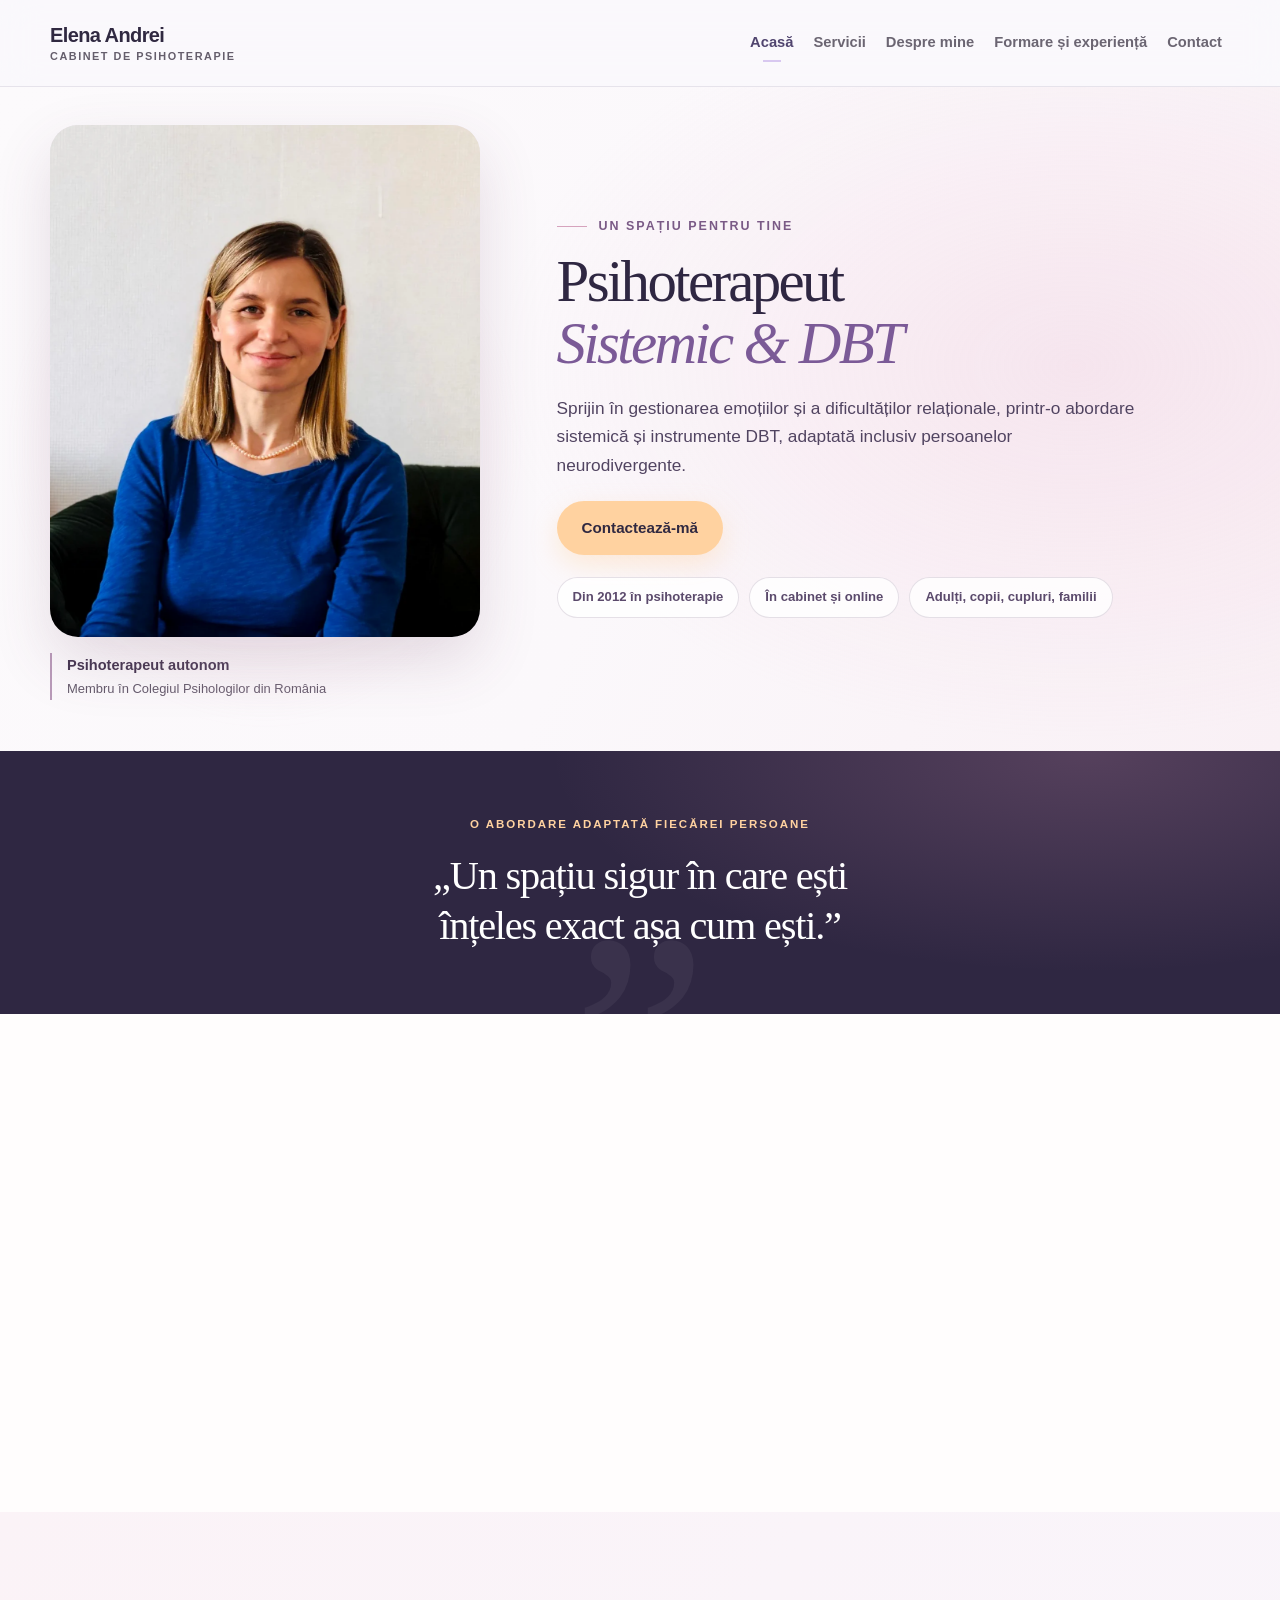
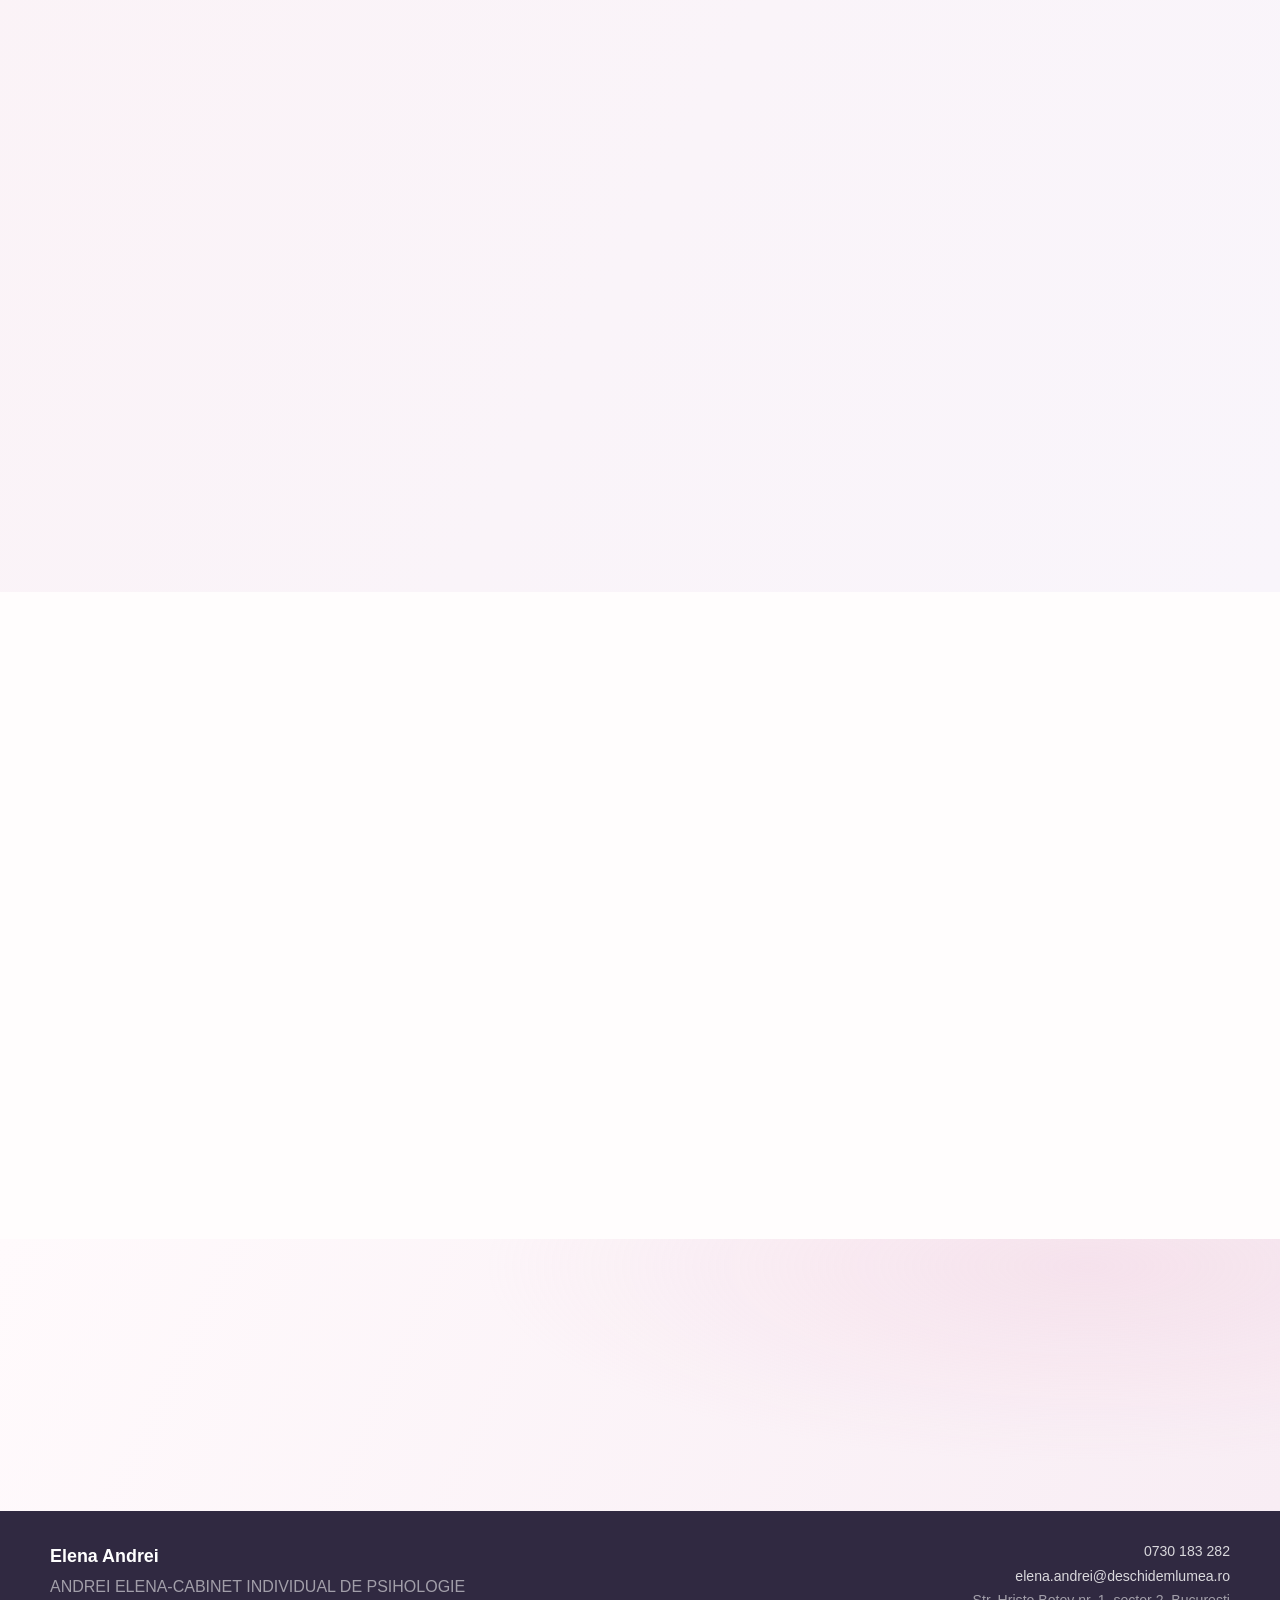
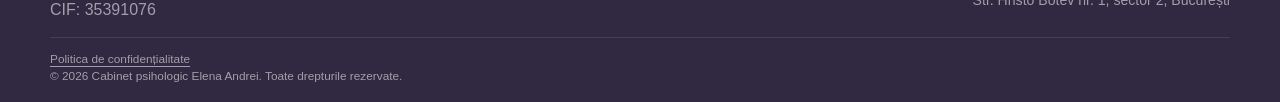
<file: index.html>
<!doctype html>
<html lang="ro">
  <head>
    <link rel="icon" href="favicon.svg" type="image/svg+xml" />
    <meta property="og:type" content="website" />
    <meta property="og:locale" content="ro_RO" />
    <meta charset="UTF-8" />
    <meta http-equiv="Content-Security-Policy" content="default-src 'self'; base-uri 'self'; object-src 'none'; script-src 'self'; script-src-attr 'none'; style-src 'self'; img-src 'self' data:; font-src 'self'; connect-src 'self'; form-action 'none'; upgrade-insecure-requests" />
    <meta name="viewport" content="width=device-width, initial-scale=1.0" />
<meta name="referrer" content="strict-origin-when-cross-origin" />

    <meta
      name="description"
      content="Cabinet psihologic Elena Andrei în București, Strada Hristo Botev nr. 1. Psihoterapie individuală, de cuplu, familială și pentru copii, în cabinet și online."
    />

    <title>Elena Andrei | Cabinet psihologic București</title>
    <meta property="og:title" content="Elena Andrei | Cabinet psihologic București" />

    <link rel="stylesheet" href="style.css" />
        <script type="application/ld+json">
{
  "@context": "https://schema.org",
  "@type": "ProfessionalService",
  "name": "Cabinet psihologic Elena Andrei",
  "description": "Cabinet psihologic în București, cu servicii de psihoterapie.",
  "address": {
    "@type": "PostalAddress",
    "streetAddress": "Strada Hristo Botev nr. 1",
    "addressLocality": "București",
    "addressCountry": "RO"
  },
  "hasMap": "https://www.google.com/maps/search/?api=1&query=Hristo+Botev+1+Bucuresti",
  "telephone": "+40 730 183 282",
  "email": "elena.andrei@deschidemlumea.ro",
  "areaServed": {
    "@type": "City",
    "name": "București"
  },
  "inLanguage": "ro-RO"
}
    </script>
  </head>

  <body class="home-v10">
<a class="skip-link" href="#main">Sari la conținut</a>
    <header class="site-header">
      <div class="container header-inner">
        <a
          href="index.html"
          class="brand"
          aria-label="Cabinet psihologic Elena Andrei - Acasă"
        >
          <span class="brand-name">Elena Andrei</span>
          <span class="brand-subtitle">Cabinet de psihoterapie</span>
        </a>

        <nav
          class="site-navigation"
          id="site-navigation"
          aria-label="Navigație principală"
        >
          <a href="index.html" class="active">Acasă</a>
          <a href="servicii.html">Servicii</a>
          <a href="despre_noi.html">Despre mine</a>
<a href="formare.html">Formare și experiență</a>
          <!-- PAGINI ASCUNSE TEMPORAR. Pentru reactivare, elimină comentariul HTML de mai jos și redirecționările din paginile respective.
          <a href="articole.html">Articole</a>
          <a href="workshopuri.html">Workshopuri</a>
          -->
          <a href="contact.html">Contact</a>
        </nav>
        <button
          type="button"
          class="menu-toggle"
          aria-label="Deschide meniul"
          aria-expanded="false"
          aria-controls="site-navigation"
        >
          <span></span>
          <span></span>
          <span></span>
        </button>
      </div>
    </header>

    <main id="main">
      <section class="v10-hero">
        <div class="container v10-hero-grid">
          <div class="v10-hero-photo">
            <span class="v10-blob" aria-hidden="true"></span>
            <picture><img src="Elena_portret_nou_decupat.webp" alt="Elena Andrei, psihoterapeut sistemic și DBT" width="1200" height="1300" fetchpriority="high" decoding="async"></picture>
            <div class="v10-photo-caption">
              <strong>Psihoterapeut autonom</strong>
              <span>Membru în Colegiul Psihologilor din România</span>
            </div>
          </div>
          <div class="v10-hero-copy">
            <span class="v10-kicker">Un spațiu pentru tine</span>
            <h1>Psihoterapeut <em>Sistemic &amp; DBT</em></h1>
            <p class="v10-lead">Sprijin în gestionarea emoțiilor și a dificultăților relaționale, printr-o abordare sistemică și instrumente DBT, adaptată inclusiv persoanelor neurodivergente.</p>
            <div class="v10-actions">
              <a href="contact.html" class="btn btn-primary">Contactează-mă</a>
            </div>
            <ul class="v10-badges" aria-label="Pe scurt">
              <li>Din 2012 în psihoterapie</li>
              <li>În cabinet și online</li>
              <li>Adulți, copii, cupluri, familii</li>
            </ul>
          </div>
        </div>
      </section>

      <section class="v10-quote" aria-label="Mesajul cabinetului">
        <div class="container v10-quote-inner">
          <span class="v10-quote-label">O abordare adaptată fiecărei persoane</span>
          <p>„Un spațiu sigur în care ești înțeles exact așa cum ești.”</p>
        </div>
      </section>

      <section class="v10-section" aria-labelledby="v10-approach-title">
        <div class="container">
          <div class="v10-head v10-reveal">
            <span class="v10-kicker">Cum lucrez</span>
            <h2 id="v10-approach-title">Trei principii care ghidează fiecare ședință</h2>
          </div>
          <div class="v10-cards v10-reveal">
            <article class="v10-card">
              <span class="v10-icon" aria-hidden="true"><svg viewBox="0 0 24 24" fill="none" stroke="currentColor" stroke-width="1.6" stroke-linecap="round" stroke-linejoin="round"><circle cx="12" cy="8" r="3.2"/><path d="M5.5 20c.6-3.6 3.3-5.5 6.5-5.5s5.9 1.9 6.5 5.5"/><path d="M3 11.5a9 9 0 0 1 2-5M21 11.5a9 9 0 0 0-2-5"/></svg></span>
              <span class="v10-no" aria-hidden="true">01</span>
              <h3>Înțelegere</h3>
              <p>Persoana și relațiile sale, privite în context.</p>
            </article>
            <article class="v10-card">
              <span class="v10-icon" aria-hidden="true"><svg viewBox="0 0 24 24" fill="none" stroke="currentColor" stroke-width="1.6" stroke-linecap="round" stroke-linejoin="round"><path d="M14.5 6.5l3 3"/><path d="M4 20l1-4L16.5 4.5a2.1 2.1 0 0 1 3 3L8 19l-4 1z"/></svg></span>
              <span class="v10-no" aria-hidden="true">02</span>
              <h3>Instrumente concrete</h3>
              <p>Sprijin prin instrumente DBT pentru reglare emoțională și comunicare.</p>
            </article>
            <article class="v10-card">
              <span class="v10-icon" aria-hidden="true"><svg viewBox="0 0 24 24" fill="none" stroke="currentColor" stroke-width="1.6" stroke-linecap="round" stroke-linejoin="round"><path d="M12 20s-7-4.4-7-10a4 4 0 0 1 7-2.6A4 4 0 0 1 19 10c0 5.6-7 10-7 10z"/></svg></span>
              <span class="v10-no" aria-hidden="true">03</span>
              <h3>Adaptare</h3>
              <p>Respect pentru nevoile persoanelor neurotipice și neurodivergente.</p>
            </article>
          </div>
        </div>
      </section>

      <section class="v10-section v10-section-tint" aria-labelledby="v10-services-title">
        <div class="container">
          <div class="v10-head v10-reveal">
            <span class="v10-kicker">Servicii</span>
            <h2 id="v10-services-title">Psihoterapie pentru persoane, cupluri și familii</h2>
            <p>Fiecare proces terapeutic este adaptat nevoilor persoanei, cuplului sau familiei și obiectivelor stabilite împreună.</p>
          </div>
          <div class="v10-cards v10-reveal">
            <a class="v10-service" href="servicii.html">
              <span class="v10-tag">Individual</span>
              <h3>Psihoterapie individuală</h3>
              <p>Pentru adulți și adolescenți. Un spațiu de explorare, claritate și echilibru.</p>
              <span class="v10-more">50 minute · Detalii <span aria-hidden="true">→</span></span>
            </a>
            <a class="v10-service" href="servicii.html">
              <span class="v10-tag">Cuplu și familie</span>
              <h3>Terapie de cuplu și familie</h3>
              <p>Relații în care conflictele pot fi traversate cu respect, curiozitate și înțelegere.</p>
              <span class="v10-more">75 minute · Detalii <span aria-hidden="true">→</span></span>
            </a>
            <a class="v10-service" href="servicii.html">
              <span class="v10-tag">Copii și părinți</span>
              <h3>Terapie pentru copii și consiliere parentală</h3>
              <p>Sprijin blând, adaptat vârstei, pentru copil și pentru liniștea familiei.</p>
              <span class="v10-more">50 minute · Detalii <span aria-hidden="true">→</span></span>
            </a>
          </div>
        </div>
      </section>

      <section class="v10-section" aria-labelledby="home-experience-title">
        <div class="container v10-about">
          <figure class="v10-about-photo v10-reveal">
            <picture><source srcset="Cabinet.webp" type="image/webp"><img src="Cabinet.jpeg" alt="Cabinetul de psihoterapie, cu canapea verde și plantă" width="1600" height="1200" loading="lazy"></picture>
            <figcaption>Cabinetul din București, Hristo Botev nr. 1</figcaption>
          </figure>
          <div class="v10-about-body v10-reveal">
            <span class="v10-kicker">Despre mine</span>
            <h2 id="home-experience-title">Experiență construită prin formare continuă</h2>
            <p>Sunt psihoterapeut autonom. Activitatea mea profesională în domeniul psihoterapiei a început în 2012, odată cu formarea în cadrul Centrului de Psihoterapie pentru Copii, Cupluri și Familie.</p>
            <p>Din 2015 lucrez în cadrul propriului cabinet, oferind psihoterapie copiilor, adolescenților, adulților, cuplurilor și familiilor, atât în cabinet, cât și online.</p>
            <p>De-a lungul anilor am continuat să mă formez în domenii relevante pentru practica mea, printre care psihoterapia de cuplu, trauma, psihosexologia, infidelitatea, evaluarea clinică și intervențiile adaptate pentru copii, adolescenți și familii.</p>
            <a href="despre_noi.html" class="text-link">Descoperă povestea mea <span aria-hidden="true">→</span></a>
          </div>
        </div>
      </section>

      <section class="v10-final" aria-labelledby="v10-final-title">
        <div class="container v10-final-inner v10-reveal">
          <h2 id="v10-final-title">Primul pas e o simplă conversație.</h2>
          <p>Scrie-mi sau sună-mă, iar împreună vedem cum te pot sprijini.</p>
          <div class="v10-actions v10-actions-center">
            <a href="contact.html" class="btn btn-primary">Contactează-mă</a>
            <a href="tel:+40730183282" class="v11-phone-link">0730 183 282</a>
          </div>
          
        </div>
      </section>
    </main>

    <footer class="site-footer">
      <div class="container footer-inner">
        <div>
          <a href="index.html" class="footer-brand"> Elena Andrei </a>

          <p>ANDREI ELENA-CABINET INDIVIDUAL DE PSIHOLOGIE<br />CIF: 35391076</p>
        </div>

        <div class="footer-contact">
          <a href="tel:+40730183282"> 0730 183 282 </a>

          <a href="mailto:elena.andrei@deschidemlumea.ro">
            elena.andrei@deschidemlumea.ro
          </a>

          <span> Str. Hristo Botev nr. 1, sector 2, București </span>
        </div>

        <div class="footer-bottom">
<p class="footer-legal"><a href="confidentialitate.html">Politica de confidențialitate</a></p>
          <p>
            &copy; 2026 Cabinet psihologic Elena Andrei. Toate drepturile
            rezervate.
          </p>
        </div>
      </div>
    </footer>
    <script src="script.js"></script>
  </body>
</html>
</file>
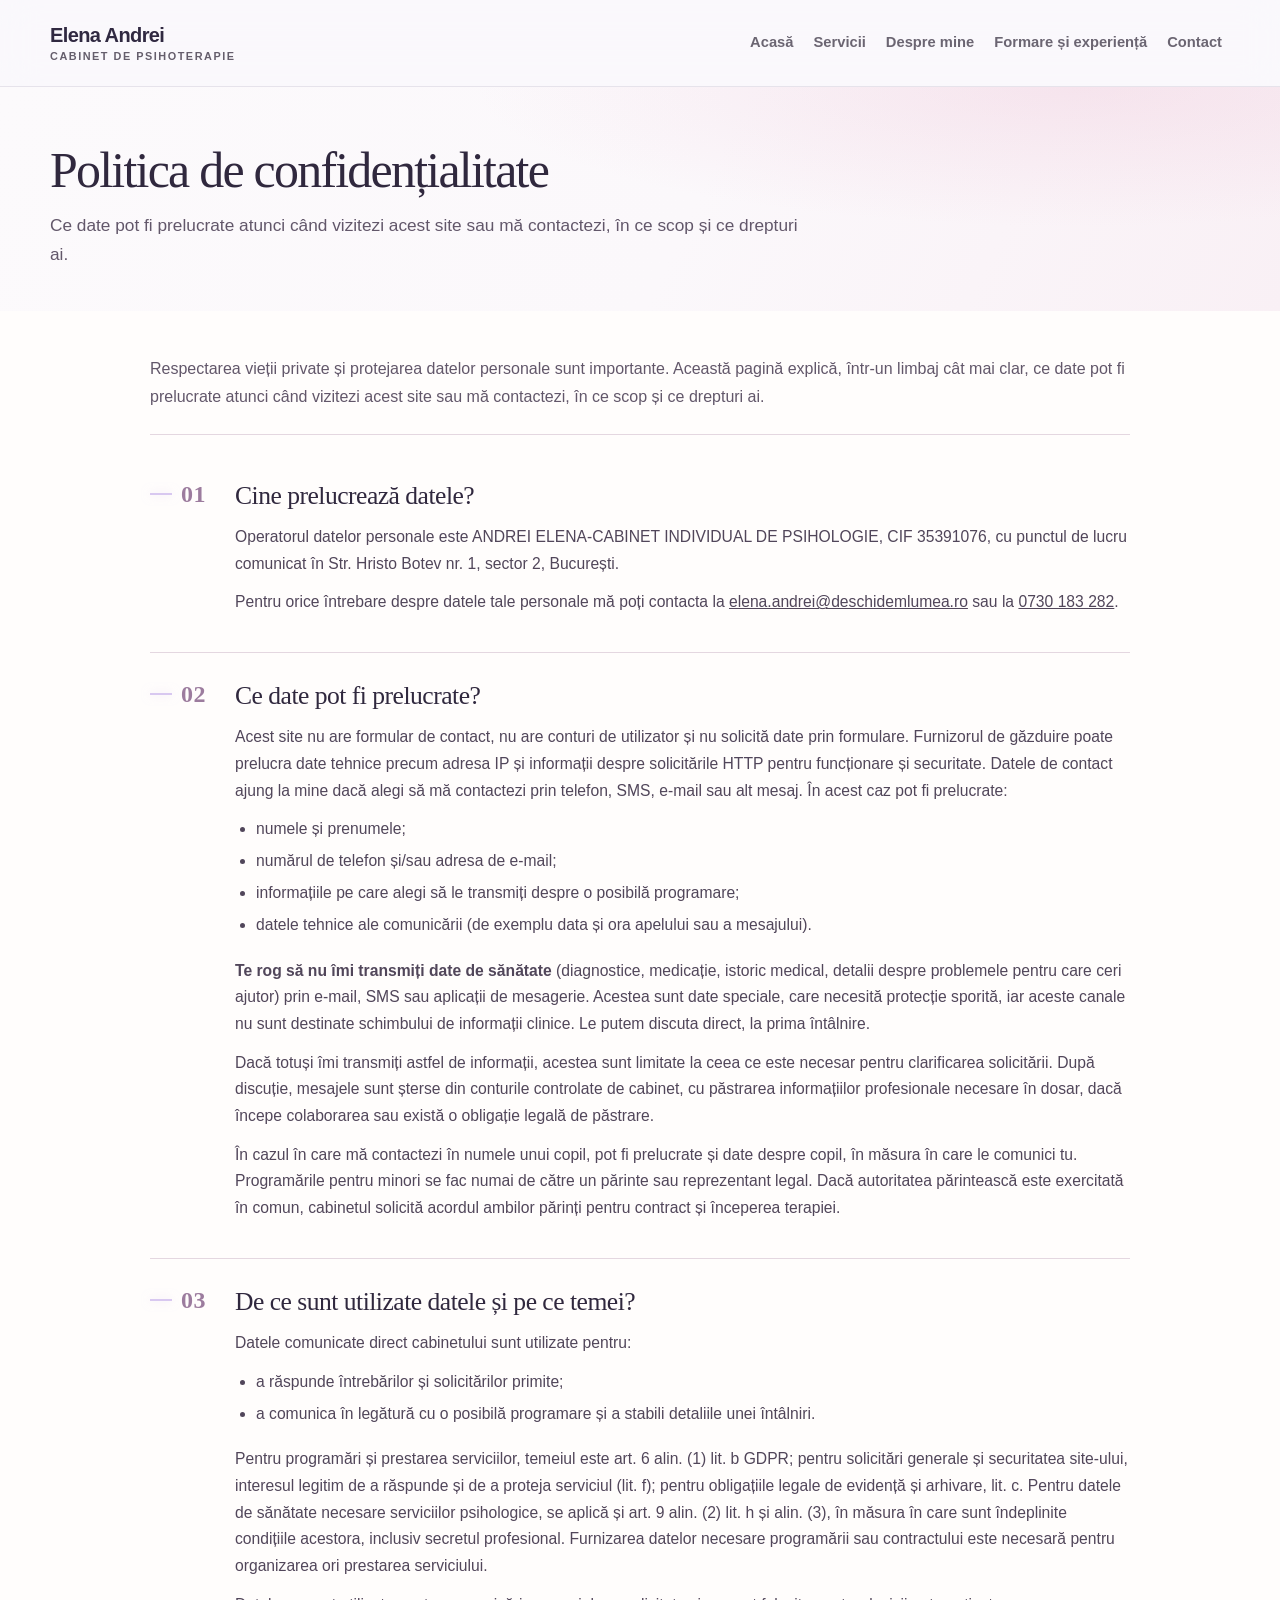
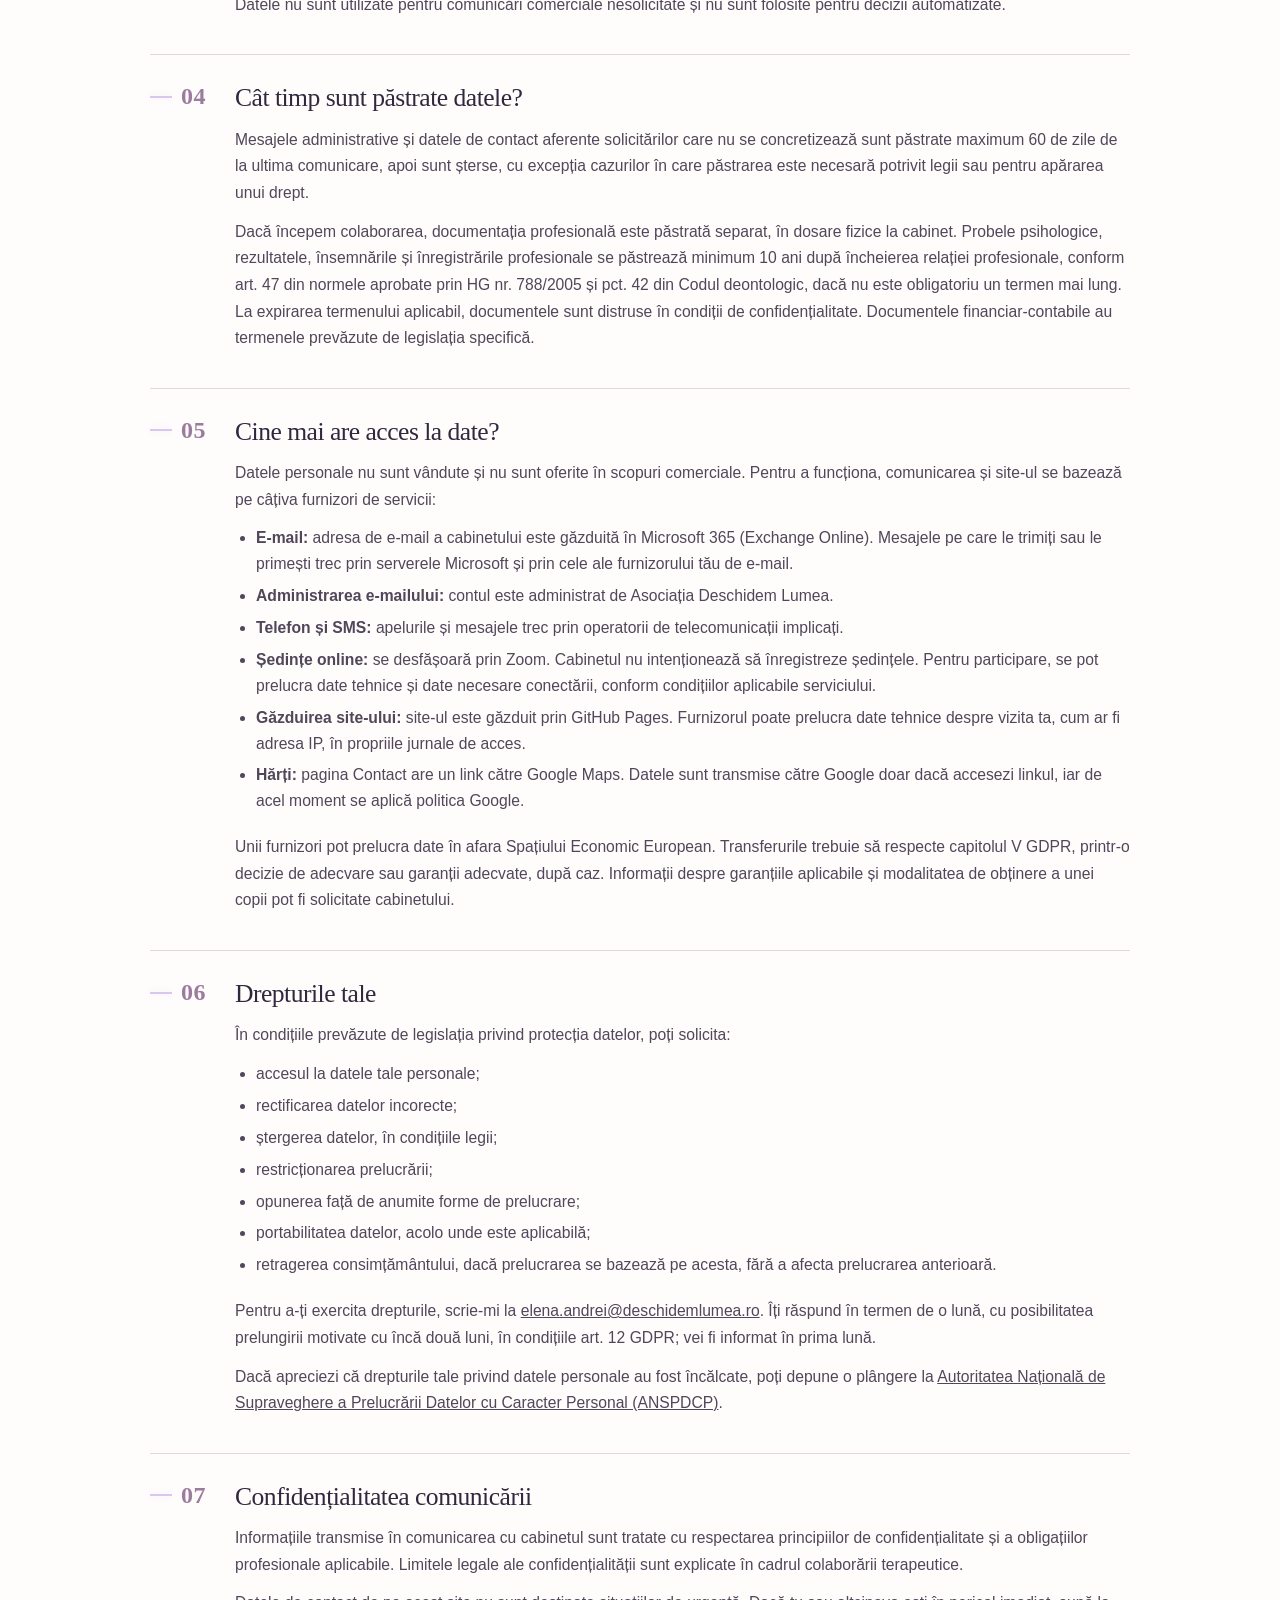
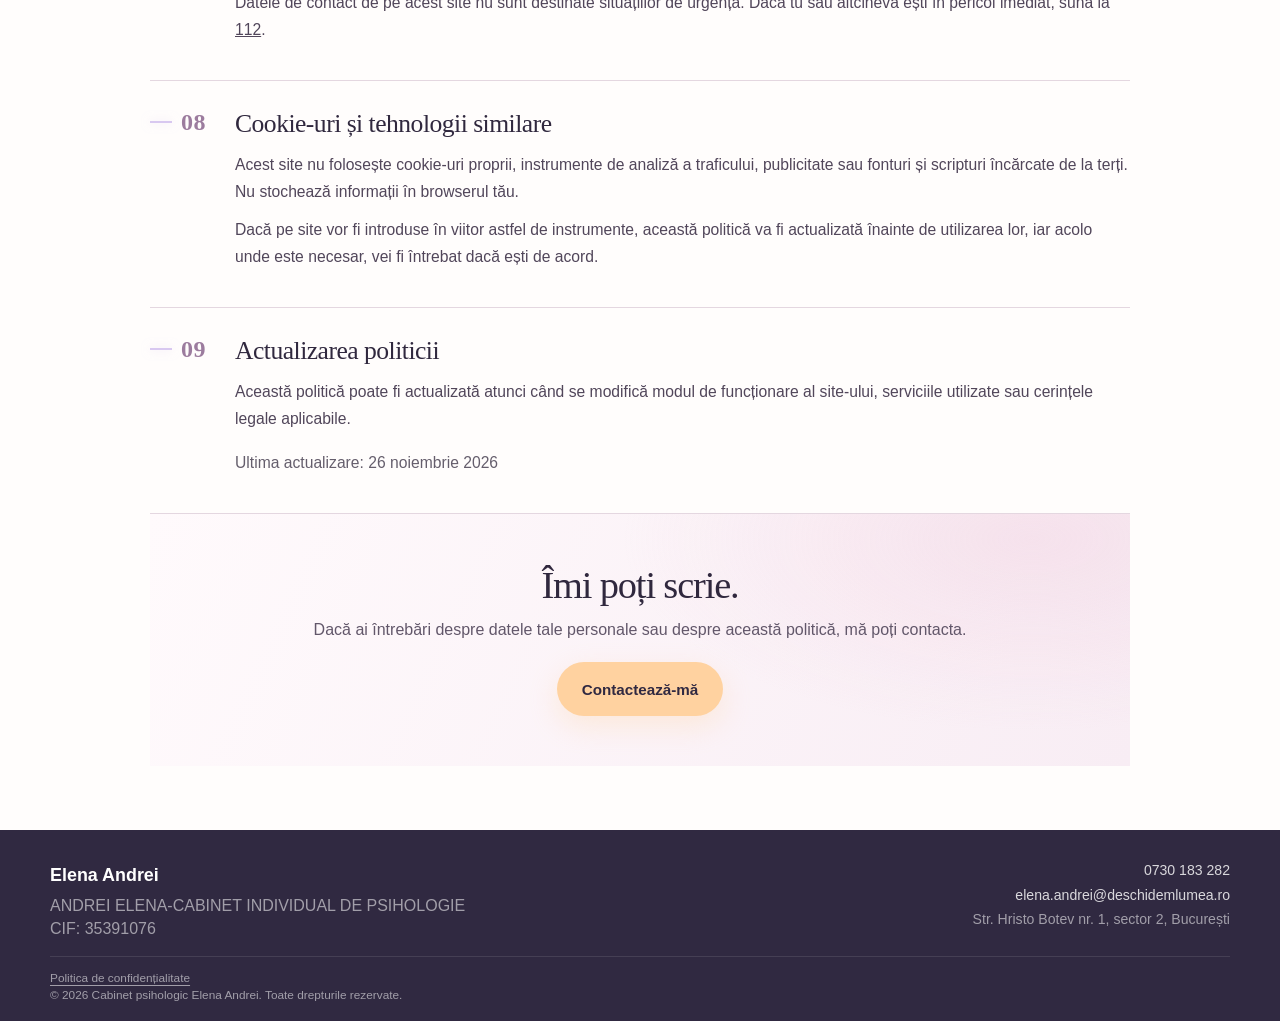
<file: confidentialitate.html>
<!DOCTYPE html>

<html lang="ro">
<head>
<link href="favicon.svg" rel="icon" type="image/svg+xml"/>
<meta content="website" property="og:type"/>
<meta content="ro_RO" property="og:locale"/>
<meta charset="utf-8"/>
<meta content="default-src 'self'; base-uri 'self'; object-src 'none'; script-src 'self'; script-src-attr 'none'; style-src 'self'; img-src 'self' data:; font-src 'self'; connect-src 'self'; form-action 'none'; upgrade-insecure-requests" http-equiv="Content-Security-Policy"/>
<meta content="width=device-width, initial-scale=1.0" name="viewport"/>
<meta name="referrer" content="strict-origin-when-cross-origin" />
<meta content="Politica de confidențialitate — Cabinet psihologic Elena Andrei." name="description"/>
<title>Politica de confidențialitate | Elena Andrei</title>
<meta content="Politica de confidențialitate | Elena Andrei" property="og:title"/>
<link href="style.css" rel="stylesheet"/>
</head>
<body class="privacy-editorial-page">
<a class="skip-link" href="#main">Sari la conținut</a>
<!-- HEADER -->
<header class="site-header">
<div class="container header-inner">
<a aria-label="Cabinet psihologic Elena Andrei - Acasă" class="brand" href="index.html">
<span class="brand-name">Elena Andrei</span>
<span class="brand-subtitle">Cabinet de psihoterapie</span>
</a>
<nav aria-label="Navigație principală" class="site-navigation" id="site-navigation">
<a href="index.html">Acasă</a>
<a href="servicii.html">Servicii</a>
<a href="despre_noi.html">Despre mine</a>
<a href="formare.html">Formare și experiență</a>
<!-- PAGINI ASCUNSE TEMPORAR. Pentru reactivare, elimină comentariul HTML de mai jos și redirecționările din paginile respective.
          <a href="articole.html">Articole</a>
          <a href="workshopuri.html">Workshopuri</a>
          -->
<a href="contact.html">Contact</a>
</nav>
<button aria-controls="site-navigation" aria-expanded="false" aria-label="Deschide meniul" class="menu-toggle" type="button">
<span></span>
<span></span>
<span></span>
</button>
</div>
</header>
<main id="main">
<!-- PAGE HERO -->
<section aria-labelledby="privacy-title" class="privacy-editorial-lead">
<div class="container page-hero-content">

<h1 id="privacy-title">Politica de confidențialitate</h1>
<p>
            Ce date pot fi prelucrate atunci când vizitezi acest site sau mă contactezi, în ce scop și ce drepturi ai.
          </p>
</div>
</section>
<!-- CONTENT -->
<section class="privacy-editorial-main">
<div class="container legal-content">
<div class="privacy-editorial-intro">
<p>Respectarea vieții private și protejarea datelor personale sunt importante. Această pagină explică, într-un limbaj cât mai clar, ce date pot fi prelucrate atunci când vizitezi acest site sau mă contactezi, în ce scop și ce drepturi ai.</p>
</div>
<section aria-labelledby="privacy-01" class="privacy-editorial-section">
<span class="eyebrow">01</span>
<h2 id="privacy-01">Cine prelucrează datele?</h2>
<p>Operatorul datelor personale este ANDREI ELENA-CABINET INDIVIDUAL DE PSIHOLOGIE, CIF 35391076, cu punctul de lucru comunicat în Str. Hristo Botev nr. 1, sector 2, București.</p>
<p>Pentru orice întrebare despre datele tale personale mă poți contacta la <a href="mailto:elena.andrei@deschidemlumea.ro">elena.andrei@deschidemlumea.ro</a> sau la <a href="tel:+40730183282">0730 183 282</a>.</p>
</section>
<section aria-labelledby="privacy-02" class="privacy-editorial-section">
<span class="eyebrow">02</span>
<h2 id="privacy-02">Ce date pot fi prelucrate?</h2>
<p>Acest site nu are formular de contact, nu are conturi de utilizator și nu solicită date prin formulare. Furnizorul de găzduire poate prelucra date tehnice precum adresa IP și informații despre solicitările HTTP pentru funcționare și securitate. Datele de contact ajung la mine dacă alegi să mă contactezi prin telefon, SMS, e-mail sau alt mesaj. În acest caz pot fi prelucrate:</p>
<ul>
<li>numele și prenumele;</li>
<li>numărul de telefon și/sau adresa de e-mail;</li>
<li>informațiile pe care alegi să le transmiți despre o posibilă programare;</li>
<li>datele tehnice ale comunicării (de exemplu data și ora apelului sau a mesajului).</li>
</ul>
<p><strong>Te rog să nu îmi transmiți date de sănătate</strong> (diagnostice, medicație, istoric medical, detalii despre problemele pentru care ceri ajutor) prin e-mail, SMS sau aplicații de mesagerie. Acestea sunt date speciale, care necesită protecție sporită, iar aceste canale nu sunt destinate schimbului de informații clinice. Le putem discuta direct, la prima întâlnire.</p>
<p>Dacă totuși îmi transmiți astfel de informații, acestea sunt limitate la ceea ce este necesar pentru clarificarea solicitării. După discuție, mesajele sunt șterse din conturile controlate de cabinet, cu păstrarea informațiilor profesionale necesare în dosar, dacă începe colaborarea sau există o obligație legală de păstrare.</p>
<p>În cazul în care mă contactezi în numele unui copil, pot fi prelucrate și date despre copil, în măsura în care le comunici tu. Programările pentru minori se fac numai de către un părinte sau reprezentant legal. Dacă autoritatea părintească este exercitată în comun, cabinetul solicită acordul ambilor părinți pentru contract și începerea terapiei.</p>
</section>
<section aria-labelledby="privacy-03" class="privacy-editorial-section">
<span class="eyebrow">03</span>
<h2 id="privacy-03">De ce sunt utilizate datele și pe ce temei?</h2>
<p>Datele comunicate direct cabinetului sunt utilizate pentru:</p>
<ul>
<li>a răspunde întrebărilor și solicitărilor primite;</li>
<li>a comunica în legătură cu o posibilă programare și a stabili detaliile unei întâlniri.</li>
</ul>
<p>Pentru programări și prestarea serviciilor, temeiul este art. 6 alin. (1) lit. b GDPR; pentru solicitări generale și securitatea site-ului, interesul legitim de a răspunde și de a proteja serviciul (lit. f); pentru obligațiile legale de evidență și arhivare, lit. c. Pentru datele de sănătate necesare serviciilor psihologice, se aplică și art. 9 alin. (2) lit. h și alin. (3), în măsura în care sunt îndeplinite condițiile acestora, inclusiv secretul profesional. Furnizarea datelor necesare programării sau contractului este necesară pentru organizarea ori prestarea serviciului.</p>
<p>Datele nu sunt utilizate pentru comunicări comerciale nesolicitate și nu sunt folosite pentru decizii automatizate.</p>
</section>
<section aria-labelledby="privacy-04" class="privacy-editorial-section">
<span class="eyebrow">04</span>
<h2 id="privacy-04">Cât timp sunt păstrate datele?</h2>
<p>Mesajele administrative și datele de contact aferente solicitărilor care nu se concretizează sunt păstrate maximum 60 de zile de la ultima comunicare, apoi sunt șterse, cu excepția cazurilor în care păstrarea este necesară potrivit legii sau pentru apărarea unui drept.</p>
<p>Dacă începem colaborarea, documentația profesională este păstrată separat, în dosare fizice la cabinet. Probele psihologice, rezultatele, însemnările și înregistrările profesionale se păstrează minimum 10 ani după încheierea relației profesionale, conform art. 47 din normele aprobate prin HG nr. 788/2005 și pct. 42 din Codul deontologic, dacă nu este obligatoriu un termen mai lung. La expirarea termenului aplicabil, documentele sunt distruse în condiții de confidențialitate. Documentele financiar-contabile au termenele prevăzute de legislația specifică.</p>
</section>
<section aria-labelledby="privacy-05" class="privacy-editorial-section">
<span class="eyebrow">05</span>
<h2 id="privacy-05">Cine mai are acces la date?</h2>
<p>Datele personale nu sunt vândute și nu sunt oferite în scopuri comerciale. Pentru a funcționa, comunicarea și site-ul se bazează pe câțiva furnizori de servicii:</p>
<ul>
<li><strong>E-mail:</strong> adresa de e-mail a cabinetului este găzduită în Microsoft 365 (Exchange Online). Mesajele pe care le trimiți sau le primești trec prin serverele Microsoft și prin cele ale furnizorului tău de e-mail.</li>
<li><strong>Administrarea e-mailului:</strong> contul este administrat de Asociația Deschidem Lumea.</li>
<li><strong>Telefon și SMS:</strong> apelurile și mesajele trec prin operatorii de telecomunicații implicați.</li>
<li><strong>Ședințe online:</strong> se desfășoară prin Zoom. Cabinetul nu intenționează să înregistreze ședințele. Pentru participare, se pot prelucra date tehnice și date necesare conectării, conform condițiilor aplicabile serviciului.</li>
<li><strong>Găzduirea site-ului:</strong> site-ul este găzduit prin GitHub Pages. Furnizorul poate prelucra date tehnice despre vizita ta, cum ar fi adresa IP, în propriile jurnale de acces.</li>
<li><strong>Hărți:</strong> pagina Contact are un link către Google Maps. Datele sunt transmise către Google doar dacă accesezi linkul, iar de acel moment se aplică politica Google.</li>
</ul>
<p>Unii furnizori pot prelucra date în afara Spațiului Economic European. Transferurile trebuie să respecte capitolul V GDPR, printr-o decizie de adecvare sau garanții adecvate, după caz. Informații despre garanțiile aplicabile și modalitatea de obținere a unei copii pot fi solicitate cabinetului.</p>
</section>
<section aria-labelledby="privacy-06" class="privacy-editorial-section">
<span class="eyebrow">06</span>
<h2 id="privacy-06">Drepturile tale</h2>
<p>În condițiile prevăzute de legislația privind protecția datelor, poți solicita:</p>
<ul>
<li>accesul la datele tale personale;</li>
<li>rectificarea datelor incorecte;</li>
<li>ștergerea datelor, în condițiile legii;</li>
<li>restricționarea prelucrării;</li>
<li>opunerea față de anumite forme de prelucrare;</li>
<li>portabilitatea datelor, acolo unde este aplicabilă;</li>
<li>retragerea consimțământului, dacă prelucrarea se bazează pe acesta, fără a afecta prelucrarea anterioară.</li>
</ul>
<p>Pentru a-ți exercita drepturile, scrie-mi la <a href="mailto:elena.andrei@deschidemlumea.ro">elena.andrei@deschidemlumea.ro</a>. Îți răspund în termen de o lună, cu posibilitatea prelungirii motivate cu încă două luni, în condițiile art. 12 GDPR; vei fi informat în prima lună.</p>
<p>Dacă apreciezi că drepturile tale privind datele personale au fost încălcate, poți depune o plângere la <a href="https://www.dataprotection.ro/" rel="noopener noreferrer">Autoritatea Națională de Supraveghere a Prelucrării Datelor cu Caracter Personal (ANSPDCP)</a>.</p>
</section>
<section aria-labelledby="privacy-07" class="privacy-editorial-section">
<span class="eyebrow">07</span>
<h2 id="privacy-07">Confidențialitatea comunicării</h2>
<p>Informațiile transmise în comunicarea cu cabinetul sunt tratate cu respectarea principiilor de confidențialitate și a obligațiilor profesionale aplicabile. Limitele legale ale confidențialității sunt explicate în cadrul colaborării terapeutice.</p>
<p>Datele de contact de pe acest site nu sunt destinate situațiilor de urgență. Dacă tu sau altcineva ești în pericol imediat, sună la <a href="tel:112">112</a>.</p>
</section>
<section aria-labelledby="privacy-08" class="privacy-editorial-section">
<span class="eyebrow">08</span>
<h2 id="privacy-08">Cookie-uri și tehnologii similare</h2>
<p>Acest site nu folosește cookie-uri proprii, instrumente de analiză a traficului, publicitate sau fonturi și scripturi încărcate de la terți. Nu stochează informații în browserul tău.</p>
<p>Dacă pe site vor fi introduse în viitor astfel de instrumente, această politică va fi actualizată înainte de utilizarea lor, iar acolo unde este necesar, vei fi întrebat dacă ești de acord.</p>
</section>
<section aria-labelledby="privacy-09" class="privacy-editorial-section">
<span class="eyebrow">09</span>
<h2 id="privacy-09">Actualizarea politicii</h2>
<p>Această politică poate fi actualizată atunci când se modifică modul de funcționare al site-ului, serviciile utilizate sau cerințele legale aplicabile.</p>
<p class="legal-updated">Ultima actualizare: 26 noiembrie 2026</p>
</section>
<div class="privacy-editorial-contact">
<h2>Îmi poți scrie.</h2>
<p>Dacă ai întrebări despre datele tale personale sau despre această politică, mă poți contacta.</p>
<a class="btn btn-primary" href="contact.html"> Contactează-mă </a>
</div>
</div>
</section>
</main>
<!-- FOOTER -->
<footer class="site-footer">
      <div class="container footer-inner">
        <div>
          <a href="index.html" class="footer-brand"> Elena Andrei </a>

          <p>ANDREI ELENA-CABINET INDIVIDUAL DE PSIHOLOGIE<br />CIF: 35391076</p>
        </div>

        <div class="footer-contact">
          <a href="tel:+40730183282"> 0730 183 282 </a>

          <a href="mailto:elena.andrei@deschidemlumea.ro">
            elena.andrei@deschidemlumea.ro
          </a>

          <span> Str. Hristo Botev nr. 1, sector 2, București </span>
        </div>

        <div class="footer-bottom">
<p class="footer-legal"><a href="confidentialitate.html">Politica de confidențialitate</a></p>
          <p>
            &copy; 2026 Cabinet psihologic Elena Andrei. Toate drepturile
            rezervate.
          </p>
        </div>
      </div>
    </footer>
<script src="script.js"></script>
</body>
</html>
</file>
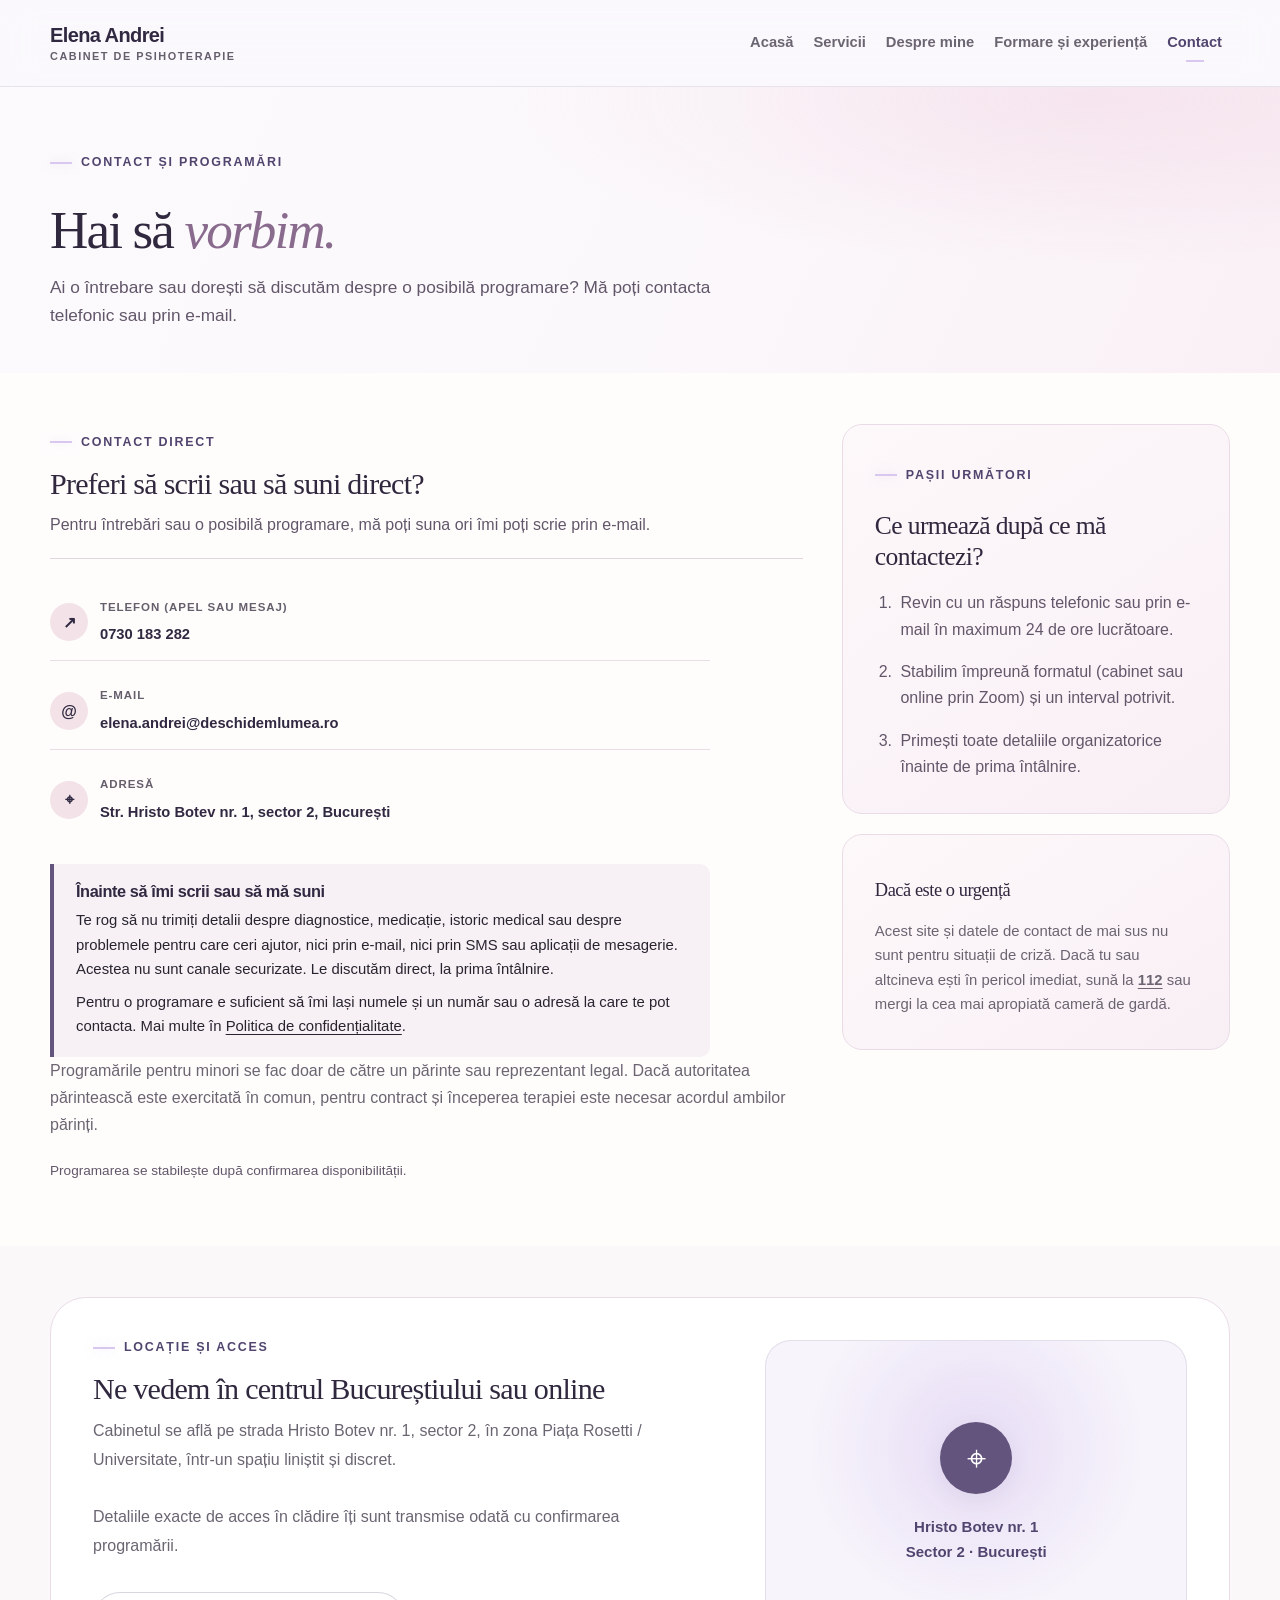
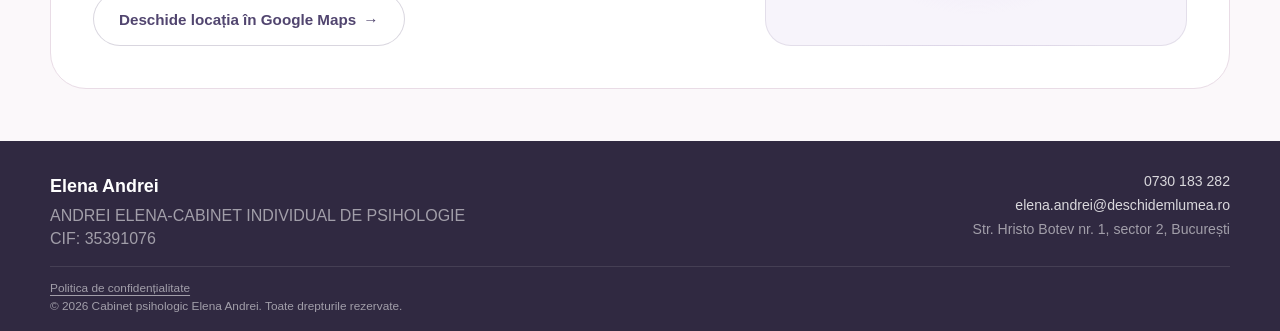
<file: contact.html>
<!doctype html>
<html lang="ro">
  <head>
    <link rel="icon" href="favicon.svg" type="image/svg+xml" />
    <meta property="og:type" content="website" />
    <meta property="og:locale" content="ro_RO" />
    <meta charset="UTF-8" />
    <meta http-equiv="Content-Security-Policy" content="default-src 'self'; base-uri 'self'; object-src 'none'; script-src 'self'; script-src-attr 'none'; style-src 'self'; img-src 'self' data:; font-src 'self'; connect-src 'self'; form-action 'none'; upgrade-insecure-requests" />
    <meta name="viewport" content="width=device-width, initial-scale=1.0" />
<meta name="referrer" content="strict-origin-when-cross-origin" />

    <meta
      name="description"
      content="Contact și programări la Cabinet psihologic Elena Andrei, Strada Hristo Botev nr. 1, sector 2, București."
    />

    <title>Contact | Cabinet psihologic Elena Andrei</title>
    <meta property="og:title" content="Contact | Cabinet psihologic Elena Andrei" />

    <link rel="stylesheet" href="style.css" />
      <script type="application/ld+json">
{
  "@context": "https://schema.org",
  "@type": "ProfessionalService",
  "name": "Cabinet psihologic Elena Andrei",
  "description": "Cabinet psihologic în București, cu servicii de psihoterapie.",
  "address": {
    "@type": "PostalAddress",
    "streetAddress": "Strada Hristo Botev nr. 1",
    "addressLocality": "București",
    "addressRegion": "Sector 2",
    "addressCountry": "RO"
  },
  "hasMap": "https://www.google.com/maps/search/?api=1&query=Hristo+Botev+1+Bucuresti",
  "telephone": "+40 730 183 282",
  "email": "elena.andrei@deschidemlumea.ro",
  "areaServed": {
    "@type": "City",
    "name": "București"
  },
  "inLanguage": "ro-RO"
}
    </script>
  </head>

  <body class="contact-editorial-page">
<a class="skip-link" href="#main">Sari la conținut</a>
    <header class="site-header">
      <div class="container header-inner">
        <a
          href="index.html"
          class="brand"
          aria-label="Cabinet psihologic Elena Andrei - Acasă"
        >
          <span class="brand-name">Elena Andrei</span>
          <span class="brand-subtitle">Cabinet de psihoterapie</span>
        </a>

        <nav
          class="site-navigation"
          id="site-navigation"
          aria-label="Navigație principală"
        >
          <a href="index.html">Acasă</a>
          <a href="servicii.html">Servicii</a>
          <a href="despre_noi.html">Despre mine</a>
<a href="formare.html">Formare și experiență</a>
          <!-- PAGINI ASCUNSE TEMPORAR. Pentru reactivare, elimină comentariul HTML de mai jos și redirecționările din paginile respective.
          <a href="articole.html">Articole</a>
          <a href="workshopuri.html">Workshopuri</a>
          -->
          <a href="contact.html" class="active">Contact</a>
        </nav>

        <button
          type="button"
          class="menu-toggle"
          aria-label="Deschide meniul"
          aria-expanded="false"
          aria-controls="site-navigation"
        >
          <span></span>
          <span></span>
          <span></span>
        </button>
      </div>
    </header>

    <main id="main">
      <section class="contact-editorial-lead" aria-labelledby="contact-title">
        <div class="container">
          <span class="eyebrow">Contact și programări</span>
          <h1 id="contact-title">Hai să <em>vorbim.</em></h1>
          <p>Ai o întrebare sau dorești să discutăm despre o posibilă programare? Mă poți contacta telefonic sau prin e-mail.</p>
        </div>
      </section>

      <section class="contact-editorial-main" aria-label="Contact direct și pașii programării">
        <div class="container contact-grid">
          <div class="contact-form-wrapper">
            <div class="contact-editorial-form-heading">
              <span class="eyebrow">Contact direct</span>
              <h2>Preferi să scrii sau să suni direct?</h2>
              <p>Pentru întrebări sau o posibilă programare, mă poți suna ori îmi poți scrie prin e-mail.</p>
            </div>
            <div class="contact-list contact-direct-list">
              <a href="tel:+40730183282" class="contact-item">
                <span class="contact-icon" aria-hidden="true">↗</span>
                <span><small>Telefon (apel sau mesaj)</small><strong>0730 183 282</strong></span>
              </a>
              <a href="mailto:elena.andrei@deschidemlumea.ro" class="contact-item">
                <span class="contact-icon" aria-hidden="true">@</span>
                <span><small>E-mail</small><strong>elena.andrei@deschidemlumea.ro</strong></span>
              </a>
              <div class="contact-item">
                <span class="contact-icon" aria-hidden="true">⌖</span>
                <span><small>Adresă</small><strong>Str. Hristo Botev nr. 1, sector 2, București</strong></span>
              </div>
            </div>
            <div class="contact-notice" role="note" aria-labelledby="notice-privacy-title">
              <h3 id="notice-privacy-title">Înainte să îmi scrii sau să mă suni</h3>
              <p>Te rog să nu trimiți detalii despre diagnostice, medicație, istoric medical sau despre problemele pentru care ceri ajutor, nici prin e-mail, nici prin SMS sau aplicații de mesagerie. Acestea nu sunt canale securizate. Le discutăm direct, la prima întâlnire.</p>
              <p>Pentru o programare e suficient să îmi lași numele și un număr sau o adresă la care te pot contacta. Mai multe în <a href="confidentialitate.html">Politica de confidențialitate</a>.</p>
            </div>
            <p>Programările pentru minori se fac doar de către un părinte sau reprezentant legal. Dacă autoritatea părintească este exercitată în comun, pentru contract și începerea terapiei este necesar acordul ambilor părinți.</p>
            <p class="contact-editorial-aside-note">Programarea se stabilește după confirmarea disponibilității.</p>
          </div>
          <aside class="contact-sidebar" aria-label="Pașii următori">
            <div class="contact-card">
              <span class="eyebrow">Pașii următori</span>
              <h2>Ce urmează după ce mă contactezi?</h2>
              <ol class="contact-next-steps">
                <li>Revin cu un răspuns telefonic sau prin e-mail în maximum 24 de ore lucrătoare.</li>
                <li>Stabilim împreună formatul (cabinet sau online prin Zoom) și un interval potrivit.</li>
                <li>Primești toate detaliile organizatorice înainte de prima întâlnire.</li>
              </ol>
            </div>
            <div class="contact-card contact-urgent" role="note" aria-labelledby="notice-urgent-title">
              <h2 id="notice-urgent-title">Dacă este o urgență</h2>
              <p>Acest site și datele de contact de mai sus nu sunt pentru situații de criză. Dacă tu sau altcineva ești în pericol imediat, sună la <strong><a href="tel:112">112</a></strong> sau mergi la cea mai apropiată cameră de gardă.</p>
            </div>
          </aside>
        </div>
      </section>

      <!-- LOCATION -->
      <section class="section map-section contact-editorial-location">
        <div class="container">
          <div class="location-card">
            <div class="location-content">
              <span class="eyebrow">Locație și acces</span>

              <h2>Ne vedem în centrul Bucureștiului sau online</h2>

              <p>
                Cabinetul se află pe strada Hristo Botev nr. 1, sector 2, în zona Piața Rosetti / Universitate, într-un spațiu liniștit și discret.
              </p>
              <p>Detaliile exacte de acces în clădire îți sunt transmise odată cu confirmarea programării.</p>

              <a
                href="https://www.google.com/maps/search/?api=1&amp;query=Strada%20Hristo%20Botev%201%20Bucuresti"
                class="btn btn-secondary"
                target="_blank"
                rel="noopener noreferrer"
              >
                Deschide locația în Google Maps
                <span aria-hidden="true">→</span>
              </a>
            </div>

            <div class="location-visual" aria-hidden="true">
              <span class="location-icon">⌖</span>

              <span class="location-label">
                Hristo Botev nr. 1<br />
                Sector 2 · București
              </span>
            </div>
          </div>
        </div>
      </section>
    </main>

    <!-- FOOTER -->
    <footer class="site-footer">
      <div class="container footer-inner">
        <div>
          <a href="index.html" class="footer-brand"> Elena Andrei </a>

          <p>ANDREI ELENA-CABINET INDIVIDUAL DE PSIHOLOGIE<br />CIF: 35391076</p>
        </div>

        <div class="footer-contact">
          <a href="tel:+40730183282"> 0730 183 282 </a>

          <a href="mailto:elena.andrei@deschidemlumea.ro">
            elena.andrei@deschidemlumea.ro
          </a>

          <span> Str. Hristo Botev nr. 1, sector 2, București </span>
        </div>

        <div class="footer-bottom">
<p class="footer-legal"><a href="confidentialitate.html">Politica de confidențialitate</a></p>
          <p>
            &copy; 2026 Cabinet psihologic Elena Andrei. Toate drepturile
            rezervate.
          </p>
        </div>
      </div>
    </footer>

    <script src="script.js"></script>
  </body>
</html>
</file>
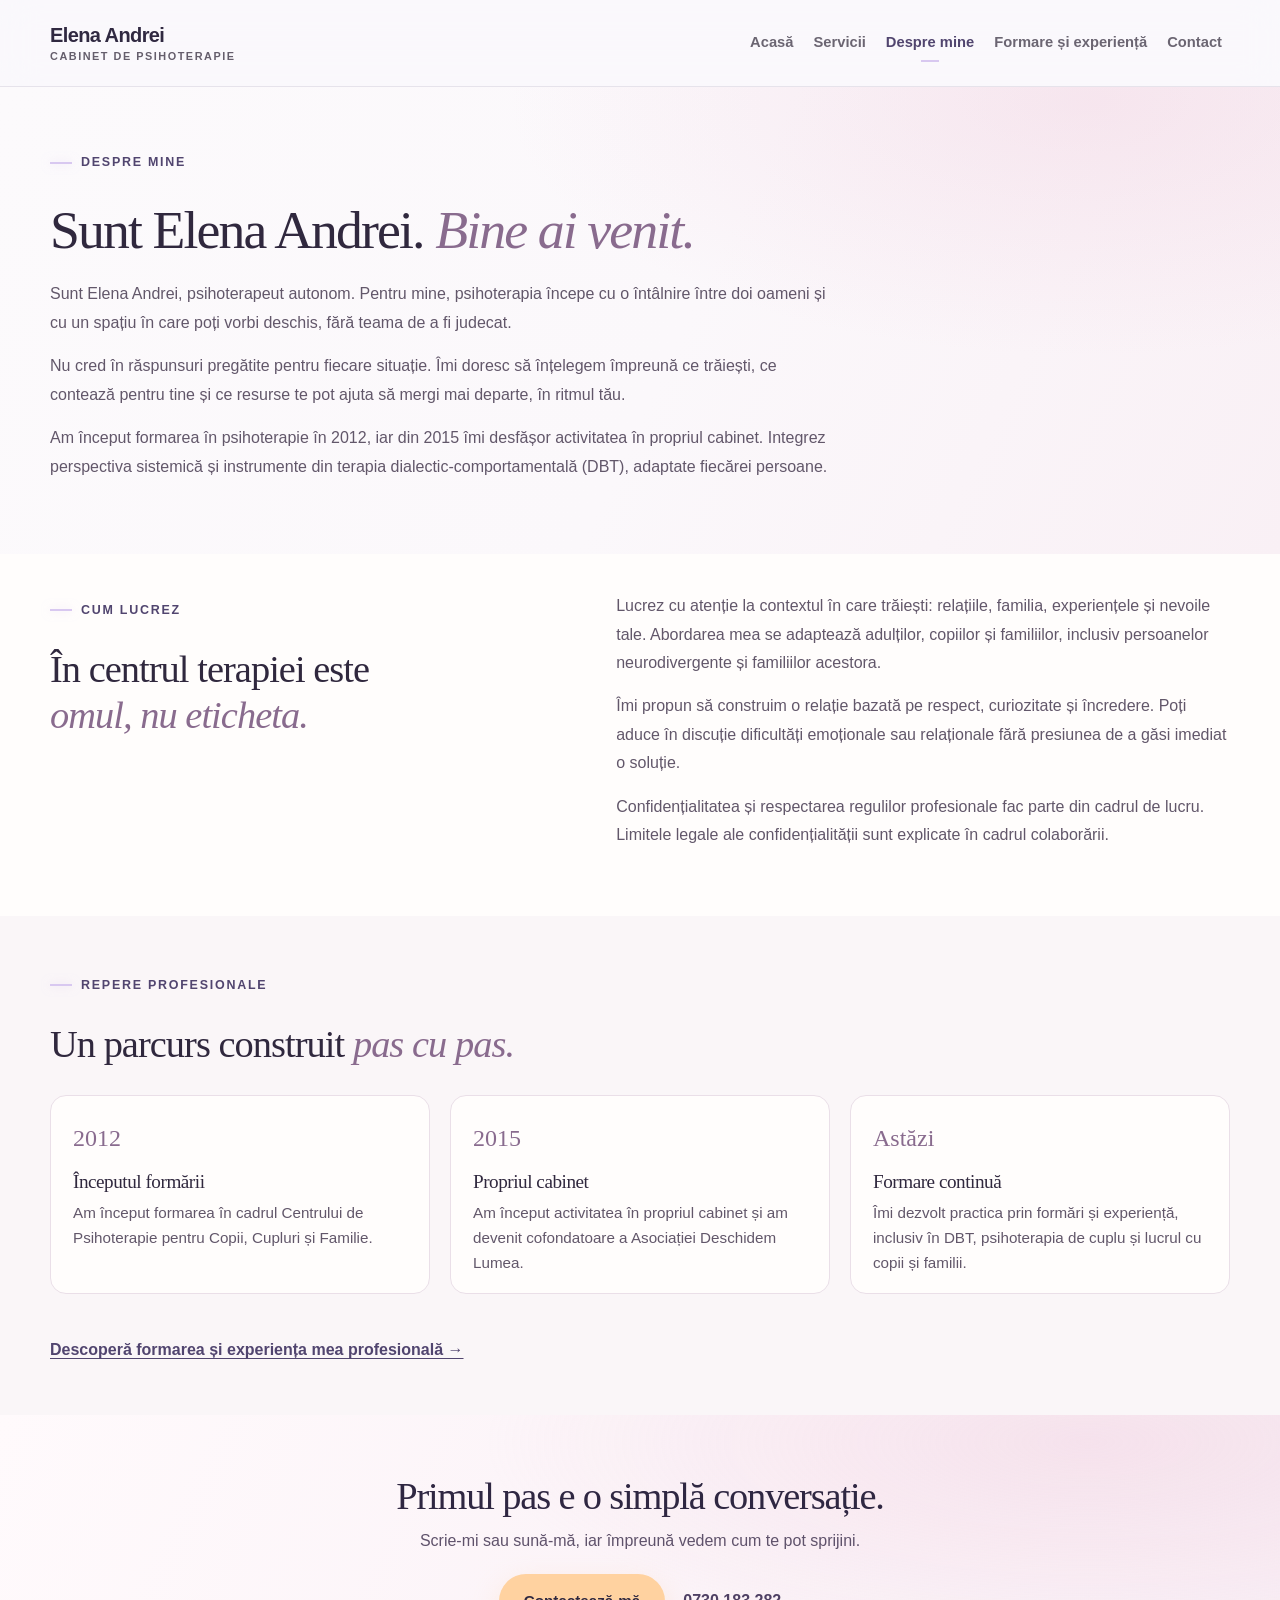
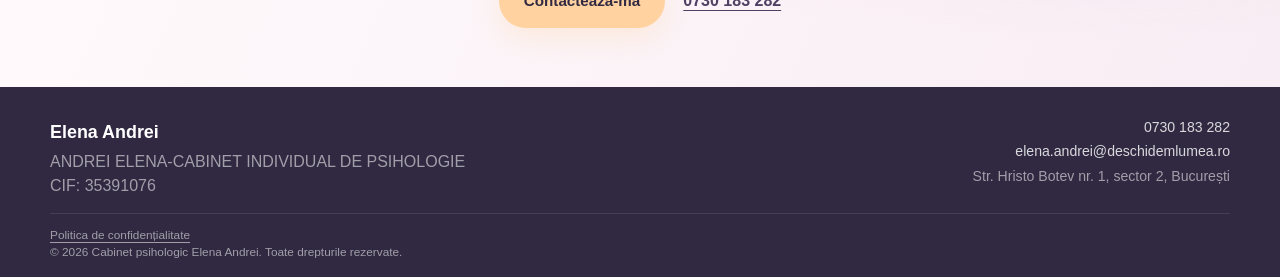
<file: despre_noi.html>
<!DOCTYPE html>

<html lang="ro">
<head>
<link href="favicon.svg" rel="icon" type="image/svg+xml"/>
<meta content="website" property="og:type"/>
<meta content="ro_RO" property="og:locale"/>
<meta charset="utf-8"/>
<meta content="default-src 'self'; base-uri 'self'; object-src 'none'; script-src 'self'; script-src-attr 'none'; style-src 'self'; img-src 'self' data:; font-src 'self'; connect-src 'self'; form-action 'none'; upgrade-insecure-requests" http-equiv="Content-Security-Policy"/>
<meta content="width=device-width, initial-scale=1.0" name="viewport"/>
<meta name="referrer" content="strict-origin-when-cross-origin" />
<meta content="Povestea și parcursul profesional al psihoterapeutului Elena Andrei, precum și felul în care privește relația terapeutică." name="description"/>
<title>Despre mine | Elena Andrei – Psihoterapie</title>
<meta content="Despre mine | Elena Andrei – Psihoterapie" property="og:title"/>
<link href="style.css" rel="stylesheet"/>
<script type="application/ld+json">
{
  "@context": "https://schema.org",
  "@type": "ProfessionalService",
  "name": "Cabinet psihologic Elena Andrei",
  "description": "Cabinet psihologic în București, cu servicii de psihoterapie.",
  "address": {
    "@type": "PostalAddress",
    "streetAddress": "Strada Hristo Botev nr. 1",
    "addressLocality": "București",
    "addressCountry": "RO"
  },
  "hasMap": "https://www.google.com/maps/search/?api=1&query=Hristo+Botev+1+Bucuresti",
  "telephone": "+40 730 183 282",
  "email": "elena.andrei@deschidemlumea.ro",
  "areaServed": {
    "@type": "City",
    "name": "București"
  },
  "inLanguage": "ro-RO"
}
    </script>
</head>
<body class="about-editorial-page">
<a class="skip-link" href="#main">Sari la conținut</a>
<header class="site-header">
<div class="container header-inner">
<a aria-label="Cabinet psihologic Elena Andrei - Acasă" class="brand" href="index.html">
<span class="brand-name">Elena Andrei</span>
<span class="brand-subtitle">Cabinet de psihoterapie</span>
</a>
<nav aria-label="Navigație principală" class="site-navigation" id="site-navigation">
<a href="index.html">Acasă</a>
<a href="servicii.html">Servicii</a>
<a class="active" href="despre_noi.html">Despre mine</a>
<a href="formare.html">Formare și experiență</a>
<!-- PAGINI ASCUNSE TEMPORAR. Pentru reactivare, elimină comentariul HTML de mai jos și redirecționările din paginile respective.
          <a href="articole.html">Articole</a>
          <a href="workshopuri.html">Workshopuri</a>
          -->
<a href="contact.html">Contact</a>
</nav>
<button aria-controls="site-navigation" aria-expanded="false" aria-label="Deschide meniul" class="menu-toggle" type="button">
<span></span>
<span></span>
<span></span>
</button>
</div>
</header>
<main id="main">
  <section class="about-editorial-lead" aria-labelledby="about-main-title">
    <div class="container">
      <span class="eyebrow">DESPRE MINE</span>
      <h1 id="about-main-title">Sunt Elena Andrei. <em>Bine ai venit.</em></h1>
      <div class="about-intro-copy">
        <p>Sunt Elena Andrei, psihoterapeut autonom. Pentru mine, psihoterapia începe cu o întâlnire între doi oameni și cu un spațiu în care poți vorbi deschis, fără teama de a fi judecat.</p>
        <p>Nu cred în răspunsuri pregătite pentru fiecare situație. Îmi doresc să înțelegem împreună ce trăiești, ce contează pentru tine și ce resurse te pot ajuta să mergi mai departe, în ritmul tău.</p>
        <p>Am început formarea în psihoterapie în 2012, iar din 2015 îmi desfășor activitatea în propriul cabinet. Integrez perspectiva sistemică și instrumente din terapia dialectic-comportamentală (DBT), adaptate fiecărei persoane.</p>
      </div>
    </div>
  </section>
  <section class="about-editorial-section about-approach" aria-labelledby="about-approach-title">
    <div class="container about-approach-layout">
      <div class="about-editorial-heading">
        <span class="eyebrow">CUM LUCREZ</span>
        <h2 id="about-approach-title">În centrul terapiei este <em>omul, nu eticheta.</em></h2>
      </div>
      <div class="about-approach-copy">
        <p>Lucrez cu atenție la contextul în care trăiești: relațiile, familia, experiențele și nevoile tale. Abordarea mea se adaptează adulților, copiilor și familiilor, inclusiv persoanelor neurodivergente și familiilor acestora.</p>
        <p>Îmi propun să construim o relație bazată pe respect, curiozitate și încredere. Poți aduce în discuție dificultăți emoționale sau relaționale fără presiunea de a găsi imediat o soluție.</p>
        <p>Confidențialitatea și respectarea regulilor profesionale fac parte din cadrul de lucru. Limitele legale ale confidențialității sunt explicate în cadrul colaborării.</p>
      </div>
    </div>
  </section>
  <section class="about-editorial-section about-journey" aria-labelledby="about-journey-title">
    <div class="container">
      <div class="about-editorial-heading">
        <span class="eyebrow">REPERE PROFESIONALE</span>
        <h2 id="about-journey-title">Un parcurs construit <em>pas cu pas.</em></h2>
      </div>
      <div class="about-milestones">
        <article><strong>2012</strong><div><h3>Începutul formării</h3><p>Am început formarea în cadrul Centrului de Psihoterapie pentru Copii, Cupluri și Familie.</p></div></article>
        <article><strong>2015</strong><div><h3>Propriul cabinet</h3><p>Am început activitatea în propriul cabinet și am devenit cofondatoare a Asociației Deschidem Lumea.</p></div></article>
        <article><strong>Astăzi</strong><div><h3>Formare continuă</h3><p>Îmi dezvolt practica prin formări și experiență, inclusiv în DBT, psihoterapia de cuplu și lucrul cu copii și familii.</p></div></article>
      </div>
      <p class="formation-more"><a class="text-link" href="formare.html">Descoperă formarea și experiența mea profesională →</a></p>
    </div>
  </section>
  <section aria-labelledby="about-final-title" class="v10-final about-final services-final">
    <div class="container v10-final-inner">
      <h2 id="about-final-title">Primul pas e o simplă conversație.</h2>
      <p>Scrie-mi sau sună-mă, iar împreună vedem cum te pot sprijini.</p>
      <div class="v10-actions v10-actions-center"><a class="btn btn-primary" href="contact.html">Contactează-mă</a><a class="v11-phone-link" href="tel:+40730183282">0730 183 282</a></div>
    </div>
  </section>
</main>
<footer class="site-footer">
      <div class="container footer-inner">
        <div>
          <a href="index.html" class="footer-brand"> Elena Andrei </a>

          <p>ANDREI ELENA-CABINET INDIVIDUAL DE PSIHOLOGIE<br />CIF: 35391076</p>
        </div>

        <div class="footer-contact">
          <a href="tel:+40730183282"> 0730 183 282 </a>

          <a href="mailto:elena.andrei@deschidemlumea.ro">
            elena.andrei@deschidemlumea.ro
          </a>

          <span> Str. Hristo Botev nr. 1, sector 2, București </span>
        </div>

        <div class="footer-bottom">
<p class="footer-legal"><a href="confidentialitate.html">Politica de confidențialitate</a></p>
          <p>
            &copy; 2026 Cabinet psihologic Elena Andrei. Toate drepturile
            rezervate.
          </p>
        </div>
      </div>
    </footer>
<script src="script.js"></script>
</body>
</html>
</file>
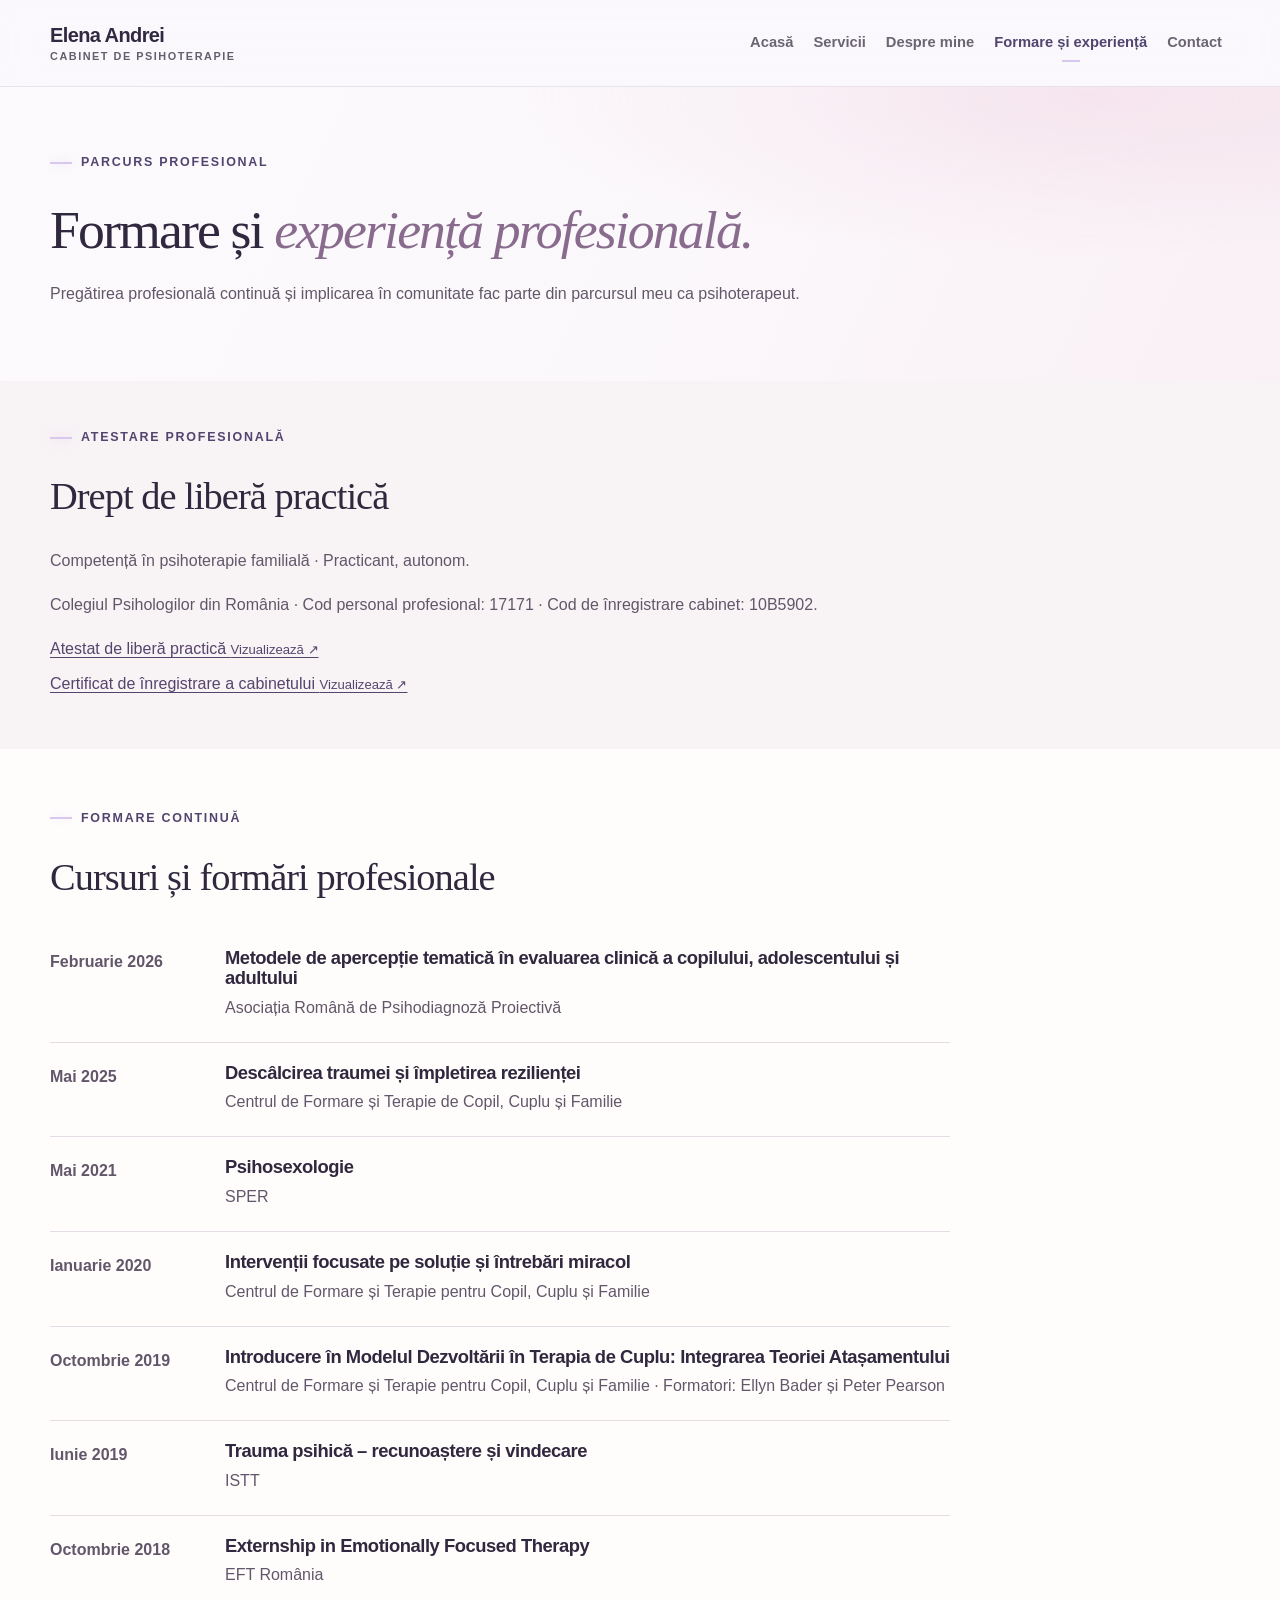
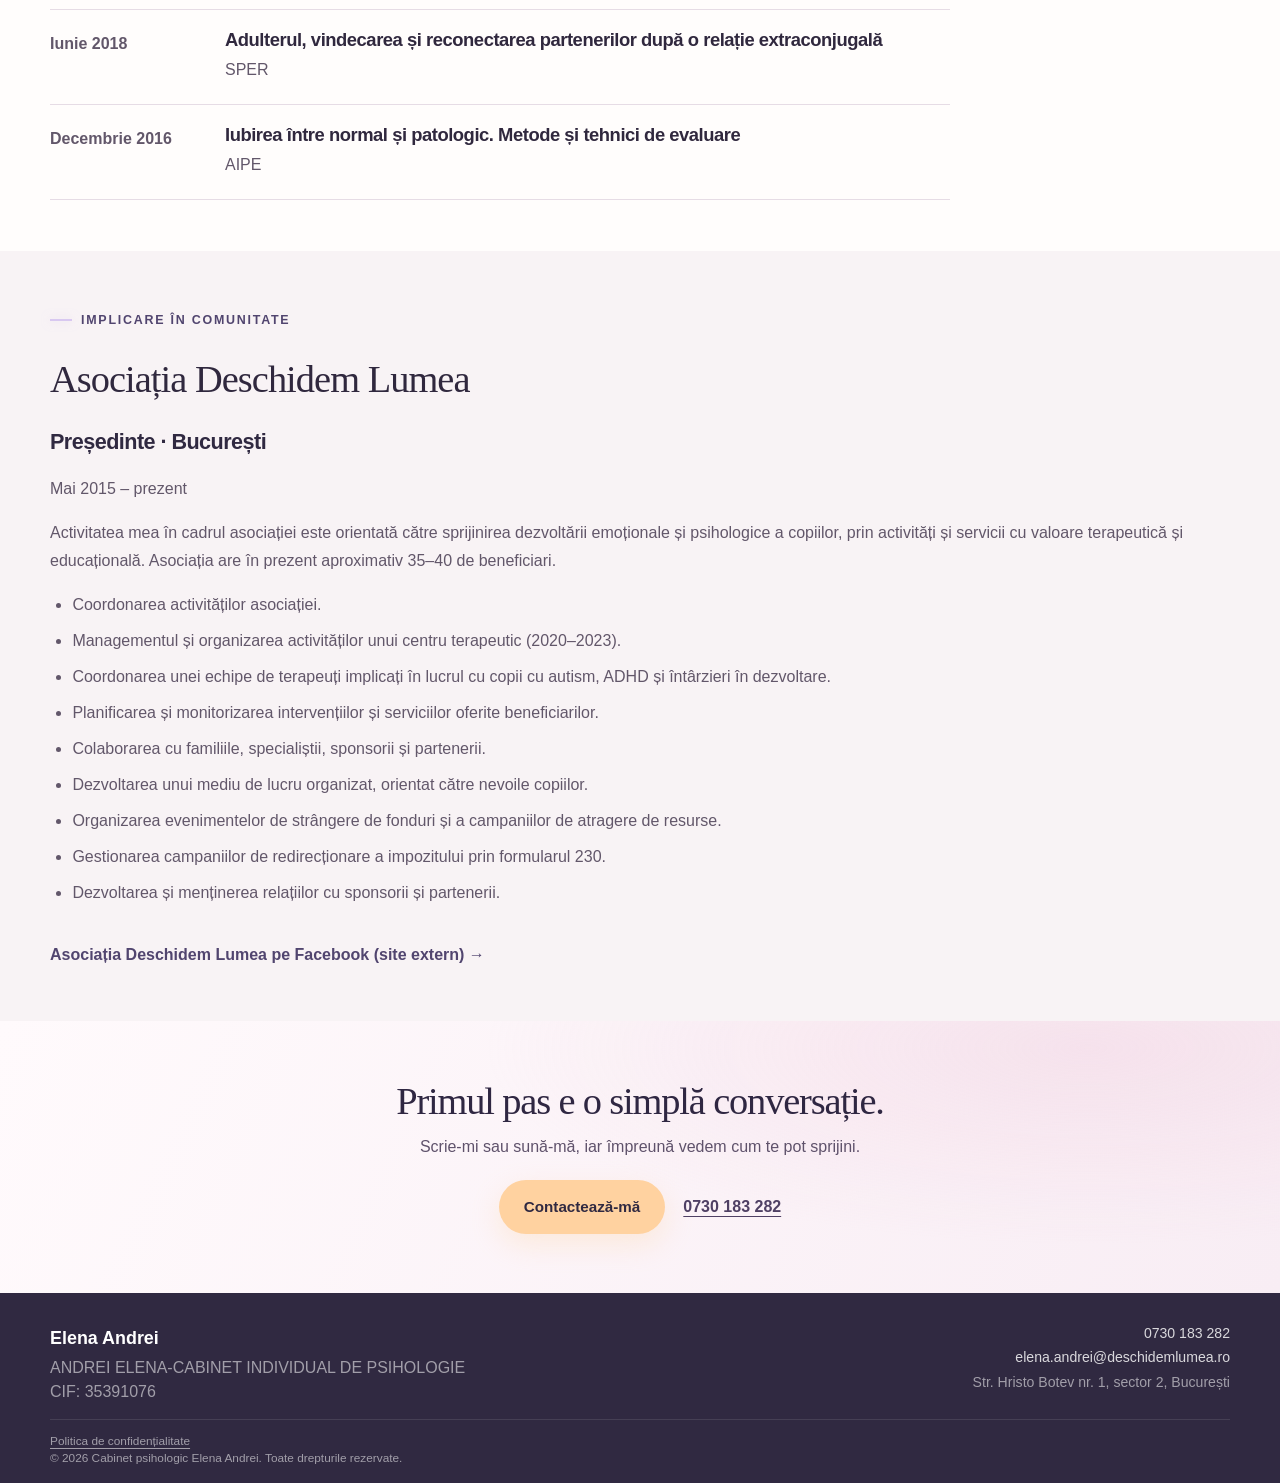
<file: formare.html>
<!DOCTYPE html>

<html lang="ro">
<head>
<link href="favicon.svg" rel="icon" type="image/svg+xml"/>
<meta content="website" property="og:type"/>
<meta content="ro_RO" property="og:locale"/>
<meta charset="utf-8"/>
<meta content="default-src 'self'; base-uri 'self'; object-src 'none'; script-src 'self'; script-src-attr 'none'; style-src 'self'; img-src 'self' data:; font-src 'self'; connect-src 'self'; form-action 'none'; upgrade-insecure-requests" http-equiv="Content-Security-Policy"/>
<meta content="width=device-width, initial-scale=1.0" name="viewport"/>
<meta name="referrer" content="strict-origin-when-cross-origin" />
<meta content="Atestare, cursuri de formare continuă și experiență profesională ale psihoterapeutului Elena Andrei." name="description"/>
<title>Formare și experiență | Elena Andrei – Psihoterapie</title>
<meta content="Formare și experiență | Elena Andrei – Psihoterapie" property="og:title"/>
<link href="style.css" rel="stylesheet"/>

</head>
<body class="about-editorial-page formation-page">
<a class="skip-link" href="#main">Sari la conținut</a>
<header class="site-header">
<div class="container header-inner">
<a aria-label="Cabinet psihologic Elena Andrei - Acasă" class="brand" href="index.html">
<span class="brand-name">Elena Andrei</span>
<span class="brand-subtitle">Cabinet de psihoterapie</span>
</a>
<nav aria-label="Navigație principală" class="site-navigation" id="site-navigation">
<a href="index.html">Acasă</a>
<a href="servicii.html">Servicii</a>
<a href="despre_noi.html">Despre mine</a>
<a href="formare.html" class="active" aria-current="page">Formare și experiență</a>
<!-- PAGINI ASCUNSE TEMPORAR. Pentru reactivare, elimină comentariul HTML de mai jos și redirecționările din paginile respective.
          <a href="articole.html">Articole</a>
          <a href="workshopuri.html">Workshopuri</a>
          -->
<a href="contact.html">Contact</a>
</nav>
<button aria-controls="site-navigation" aria-expanded="false" aria-label="Deschide meniul" class="menu-toggle" type="button">
<span></span>
<span></span>
<span></span>
</button>
</div>
</header>
<main id="main">
<section class="about-editorial-lead"><div class="container"><span class="eyebrow">PARCURS PROFESIONAL</span><h1>Formare și <em>experiență profesională.</em></h1><div class="about-intro-copy"><p>Pregătirea profesională continuă și implicarea în comunitate fac parte din parcursul meu ca psihoterapeut.</p></div></div></section>
<section class="about-editorial-section formation-section" aria-labelledby="credentials"><div class="container"><div class="about-editorial-heading"><span class="eyebrow">ATESTARE PROFESIONALĂ</span><h2 id="credentials">Drept de liberă practică</h2></div><p>Competență în psihoterapie familială · Practicant, autonom.</p><p>Colegiul Psihologilor din România · Cod personal profesional: 17171 · Cod de înregistrare cabinet: 10B5902.</p><ul class="formation-document-links">
  <li><a href="atestat-libera-practica.webp" target="_blank" rel="noopener noreferrer" aria-label="Atestat de liberă practică – Vizualizează (se deschide într-o filă nouă)">Atestat de liberă practică <span>Vizualizează ↗</span></a></li>
  <li><a href="certificat-inregistrare-cabinet.webp" target="_blank" rel="noopener noreferrer" aria-label="Certificat de înregistrare a cabinetului – Vizualizează (se deschide într-o filă nouă)">Certificat de înregistrare a cabinetului <span>Vizualizează ↗</span></a></li>
</ul></div></section>
<section class="about-editorial-section formation-section" aria-labelledby="courses"><div class="container"><div class="about-editorial-heading"><span class="eyebrow">FORMARE CONTINUĂ</span><h2 id="courses">Cursuri și formări profesionale</h2></div><ul class="formation-courses"><li><span class="formation-date">Februarie 2026</span><div><h3>Metodele de apercepție tematică în evaluarea clinică a copilului, adolescentului și adultului</h3><p>Asociația Română de Psihodiagnoză Proiectivă</p></div></li><li><span class="formation-date">Mai 2025</span><div><h3>Descâlcirea traumei și împletirea rezilienței</h3><p>Centrul de Formare și Terapie de Copil, Cuplu și Familie</p></div></li><li><span class="formation-date">Mai 2021</span><div><h3>Psihosexologie</h3><p>SPER</p></div></li><li><span class="formation-date">Ianuarie 2020</span><div><h3>Intervenții focusate pe soluție și întrebări miracol</h3><p>Centrul de Formare și Terapie pentru Copil, Cuplu și Familie</p></div></li><li><span class="formation-date">Octombrie 2019</span><div><h3>Introducere în Modelul Dezvoltării în Terapia de Cuplu: Integrarea Teoriei Atașamentului</h3><p>Centrul de Formare și Terapie pentru Copil, Cuplu și Familie · Formatori: Ellyn Bader și Peter Pearson</p></div></li><li><span class="formation-date">Iunie 2019</span><div><h3>Trauma psihică – recunoaștere și vindecare</h3><p>ISTT</p></div></li><li><span class="formation-date">Octombrie 2018</span><div><h3>Externship in Emotionally Focused Therapy</h3><p>EFT România</p></div></li><li><span class="formation-date">Iunie 2018</span><div><h3>Adulterul, vindecarea și reconectarea partenerilor după o relație extraconjugală</h3><p>SPER</p></div></li><li><span class="formation-date">Decembrie 2016</span><div><h3>Iubirea între normal și patologic. Metode și tehnici de evaluare</h3><p>AIPE</p></div></li></ul></div></section>
<section class="about-editorial-section formation-section" aria-labelledby="association"><div class="container"><div class="about-editorial-heading"><span class="eyebrow">IMPLICARE ÎN COMUNITATE</span><h2 id="association">Asociația Deschidem Lumea</h2></div><h3>Președinte · București</h3><p>Mai 2015 – prezent</p><p>Activitatea mea în cadrul asociației este orientată către sprijinirea dezvoltării emoționale și psihologice a copiilor, prin activități și servicii cu valoare terapeutică și educațională. Asociația are în prezent aproximativ 35–40 de beneficiari.</p><ul class="formation-duties"><li>Coordonarea activităților asociației.</li><li>Managementul și organizarea activităților unui centru terapeutic (2020–2023).</li><li>Coordonarea unei echipe de terapeuți implicați în lucrul cu copii cu autism, ADHD și întârzieri în dezvoltare.</li><li>Planificarea și monitorizarea intervențiilor și serviciilor oferite beneficiarilor.</li><li>Colaborarea cu familiile, specialiștii, sponsorii și partenerii.</li><li>Dezvoltarea unui mediu de lucru organizat, orientat către nevoile copiilor.</li><li>Organizarea evenimentelor de strângere de fonduri și a campaniilor de atragere de resurse.</li><li>Gestionarea campaniilor de redirecționare a impozitului prin formularul 230.</li><li>Dezvoltarea și menținerea relațiilor cu sponsorii și partenerii.</li></ul><p><a class="text-link" href="https://www.facebook.com/share/1BUj1DMSTG/" rel="noreferrer">Asociația Deschidem Lumea pe Facebook (site extern) →</a></p></div></section>
  <section aria-labelledby="about-final-title" class="v10-final about-final services-final">
    <div class="container v10-final-inner">
      <h2 id="about-final-title">Primul pas e o simplă conversație.</h2>
      <p>Scrie-mi sau sună-mă, iar împreună vedem cum te pot sprijini.</p>
      <div class="v10-actions v10-actions-center"><a class="btn btn-primary" href="contact.html">Contactează-mă</a><a class="v11-phone-link" href="tel:+40730183282">0730 183 282</a></div>
    </div>
  </section>
</main>
<footer class="site-footer">
      <div class="container footer-inner">
        <div>
          <a href="index.html" class="footer-brand"> Elena Andrei </a>

          <p>ANDREI ELENA-CABINET INDIVIDUAL DE PSIHOLOGIE<br />CIF: 35391076</p>
        </div>

        <div class="footer-contact">
          <a href="tel:+40730183282"> 0730 183 282 </a>

          <a href="mailto:elena.andrei@deschidemlumea.ro">
            elena.andrei@deschidemlumea.ro
          </a>

          <span> Str. Hristo Botev nr. 1, sector 2, București </span>
        </div>

        <div class="footer-bottom">
<p class="footer-legal"><a href="confidentialitate.html">Politica de confidențialitate</a></p>
          <p>
            &copy; 2026 Cabinet psihologic Elena Andrei. Toate drepturile
            rezervate.
          </p>
        </div>
      </div>
    </footer>
<script src="script.js"></script>
</body>
</html>
</file>
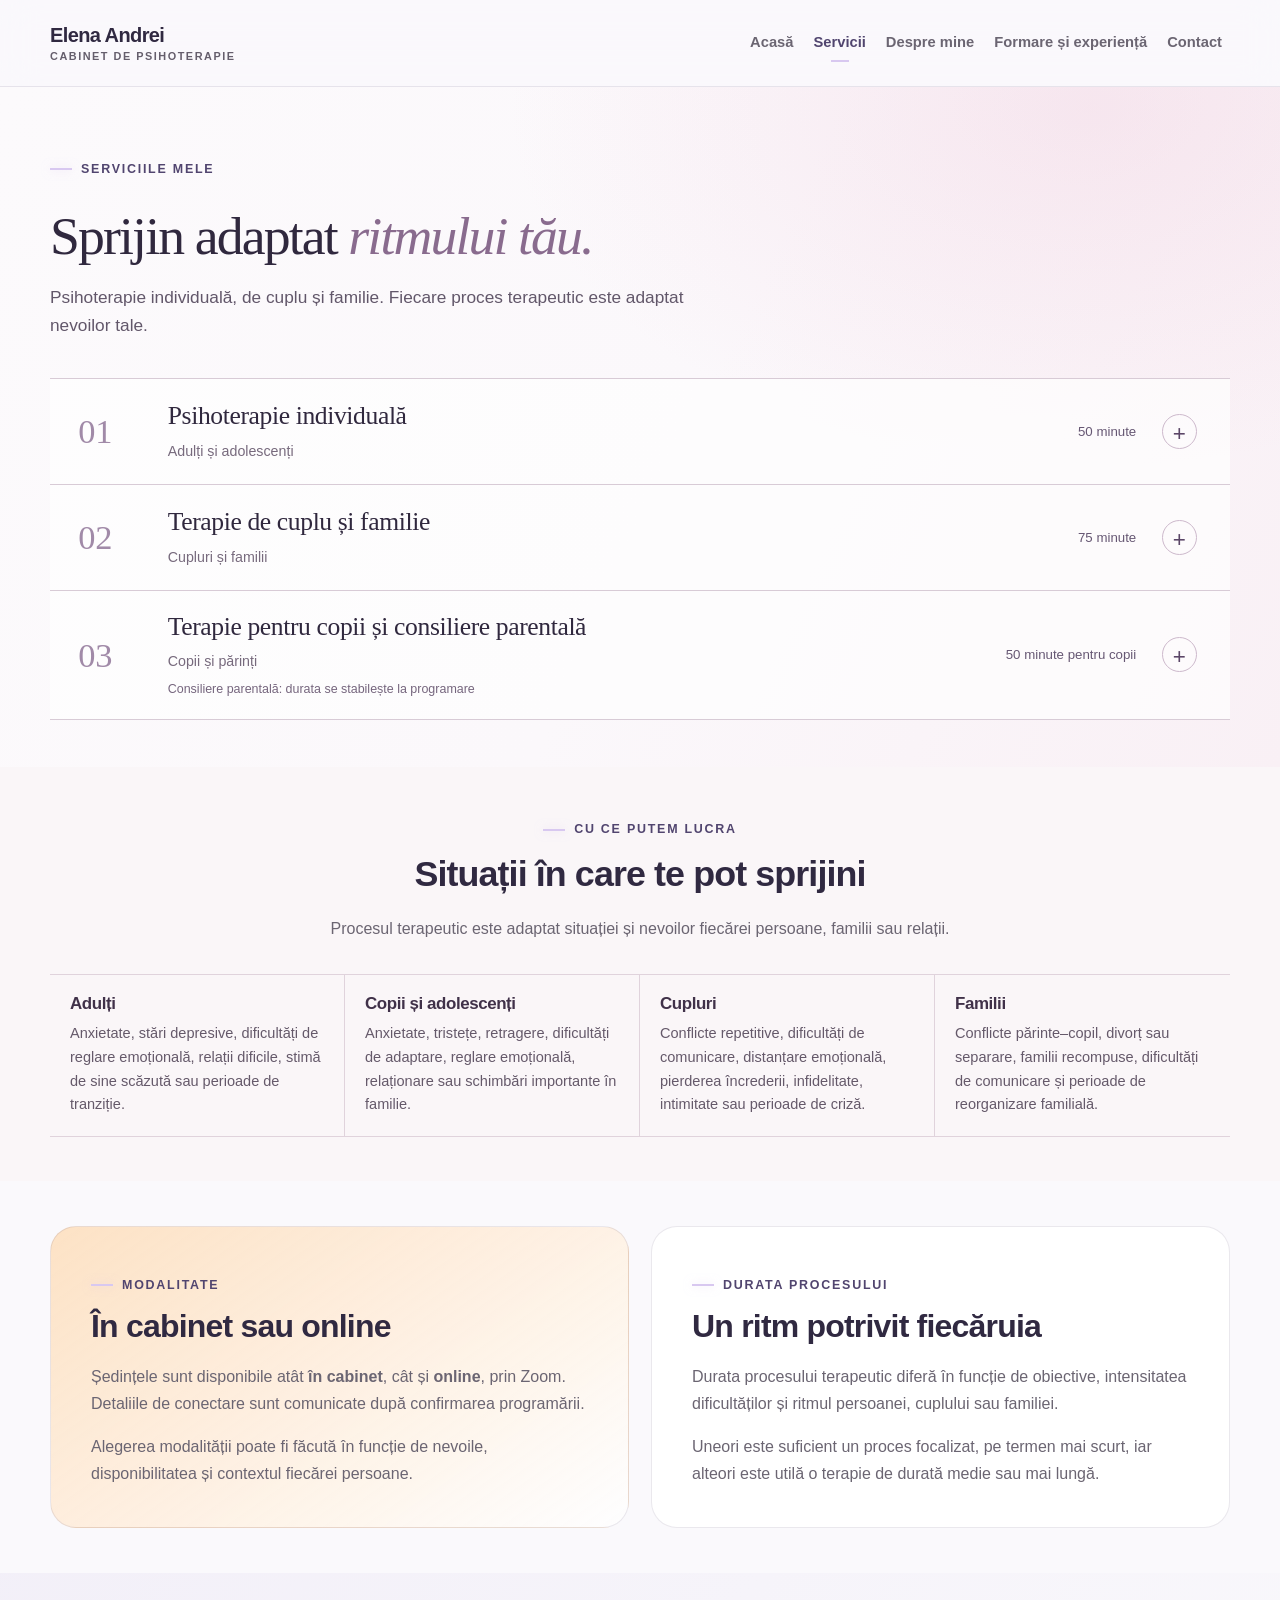
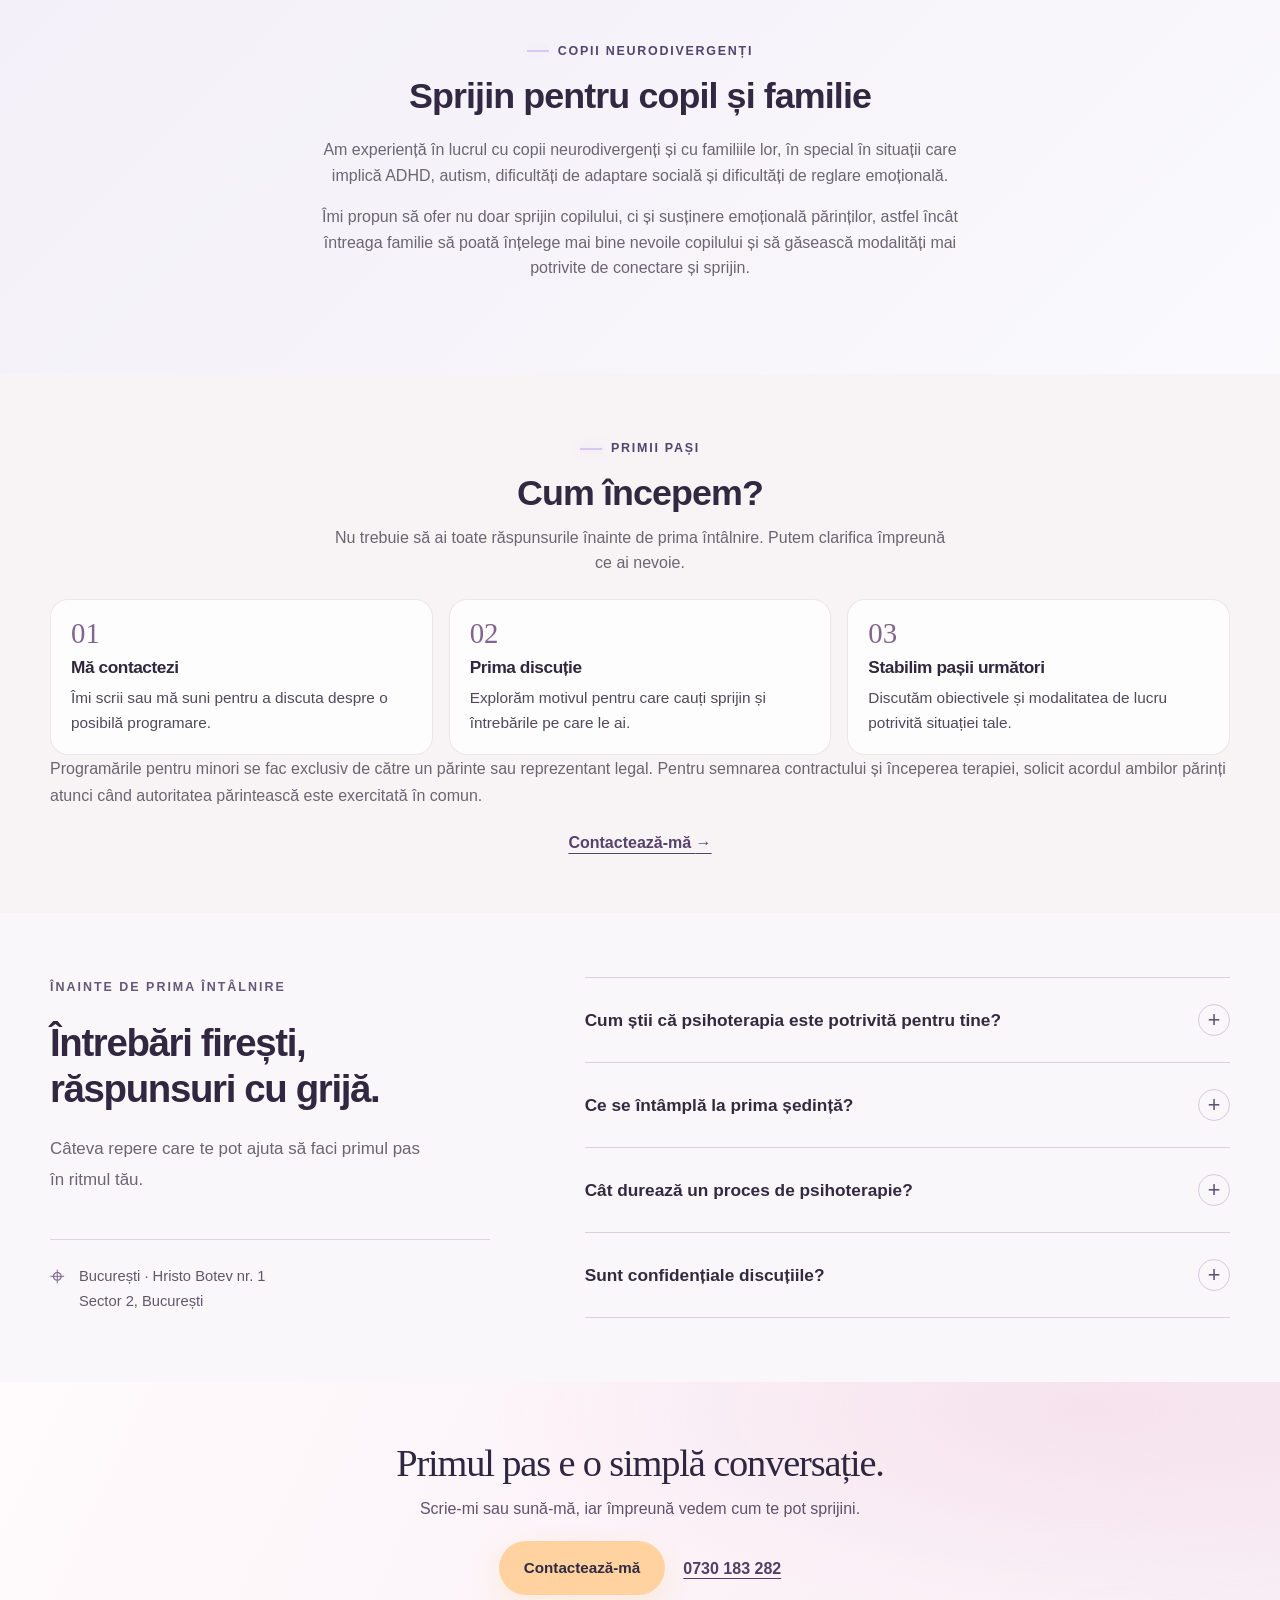
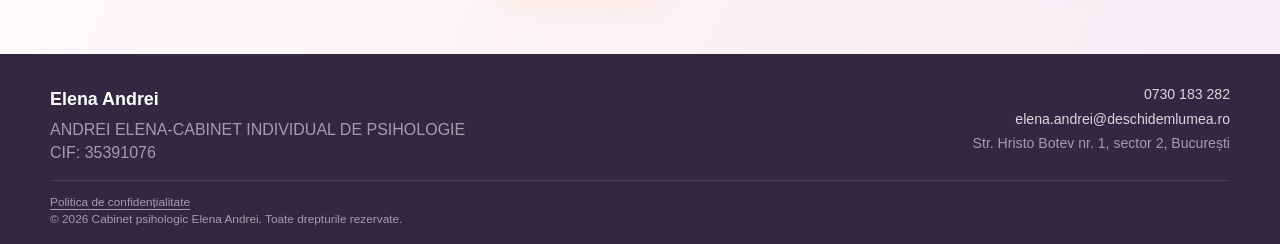
<file: servicii.html>
<!DOCTYPE html>

<html lang="ro">
<head>
<link href="favicon.svg" rel="icon" type="image/svg+xml"/>
<meta content="website" property="og:type"/>
<meta content="ro_RO" property="og:locale"/>
<meta charset="utf-8"/>
<meta content="default-src 'self'; base-uri 'self'; object-src 'none'; script-src 'self'; script-src-attr 'none'; style-src 'self'; img-src 'self' data:; font-src 'self'; connect-src 'self'; form-action 'none'; upgrade-insecure-requests" http-equiv="Content-Security-Policy"/>
<meta content="width=device-width, initial-scale=1.0" name="viewport"/>
<meta name="referrer" content="strict-origin-when-cross-origin" />
<meta content="Servicii de psihoterapie — psihoterapie individuală pentru adulți, copii și adolescenți, terapie de cuplu și terapie familială." name="description"/>
<title>Servicii | Cabinet psihologic Elena Andrei</title>
<link href="style.css" rel="stylesheet"/>
<script type="application/ld+json">
{
  "@context": "https://schema.org",
  "@type": "ProfessionalService",
  "name": "Cabinet psihologic Elena Andrei",
  "description": "Cabinet psihologic în București, cu servicii de psihoterapie.",
  "address": {
    "@type": "PostalAddress",
    "streetAddress": "Strada Hristo Botev nr. 1",
    "addressLocality": "București",
    "addressCountry": "RO"
  },
  "hasMap": "https://www.google.com/maps/search/?api=1&query=Hristo+Botev+1+Bucuresti",
  "telephone": "+40 730 183 282",
  "email": "elena.andrei@deschidemlumea.ro",
  "areaServed": {
    "@type": "City",
    "name": "București"
  },
  "inLanguage": "ro-RO"
}
    </script>
</head>
<body class="services-page">
<a class="skip-link" href="#main">Sari la conținut</a>
<header class="site-header">
<div class="container header-inner">
<a aria-label="Cabinet psihologic Elena Andrei - Acasă" class="brand" href="index.html">
<span class="brand-name">Elena Andrei</span>
<span class="brand-subtitle">Cabinet de psihoterapie</span>
</a>
<nav aria-label="Navigație principală" class="site-navigation" id="site-navigation">
<a href="index.html">Acasă</a>
<a class="active" href="servicii.html">Servicii</a>
<a href="despre_noi.html">Despre mine</a>
<a href="formare.html">Formare și experiență</a>
<!-- PAGINI ASCUNSE TEMPORAR. Pentru reactivare, elimină comentariul HTML de mai jos și redirecționările din paginile respective.
          <a href="articole.html">Articole</a>
          <a href="workshopuri.html">Workshopuri</a>
          -->
<a href="contact.html">Contact</a>
</nav>
<button aria-controls="site-navigation" aria-expanded="false" aria-label="Deschide meniul" class="menu-toggle" type="button">
<span></span>
<span></span>
<span></span>
</button>
</div>
</header>
<main id="main">

<section class="section editorial-services" id="servicii-detalii"><div class="container"><div class="editorial-services-intro"><span class="eyebrow">Serviciile mele</span><h1>Sprijin adaptat <em>ritmului tău.</em></h1><p>Psihoterapie individuală, de cuplu și familie. Fiecare proces terapeutic este adaptat nevoilor tale.</p></div><div class="editorial-service-list"><details class="editorial-service"><summary class="editorial-service-trigger"><span aria-hidden="true" class="editorial-service-number">01</span><span class="editorial-service-heading"><span class="editorial-service-title">Psihoterapie individuală</span><span class="editorial-service-subtitle">Adulți și adolescenți</span></span><span class="editorial-service-duration">50 minute</span><span aria-hidden="true" class="editorial-service-icon">+</span></summary><div class="editorial-service-panel"><p class="editorial-service-description">Un spațiu de explorare, claritate și echilibru, indiferent dacă traversezi o perioadă dificilă sau îți dorești o mai bună înțelegere de sine.</p><ul><li><strong>Pentru dezvoltare și echilibru cotidian:</strong> lucrăm împreună pe gestionarea anxietății, a epuizării profesionale (burnout), a blocajelor decizionale, a stimei de sine sau a tranzițiilor majore de viață.</li><li><strong>Perspectivă sistemică:</strong> explorăm tiparele relaționale și contextul tău de viață, eliberând resursele proprii de schimbare, fără judecată.</li><li><strong>Instrumente DBT aplicate:</strong> învățăm tehnici concrete de reglare emoțională, toleranță la stres și comunicare asertivă — utile mai ales când emoțiile sunt intense sau în perioade de criză.</li><li><strong>Adaptare neurodivergentă (Autism / ADHD):</strong> dacă ești o persoană neurodivergentă, adaptăm procesul fără a-ți cere să te „maschezi”.</li></ul><a class="editorial-service-link" href="contact.html">Discutăm despre această opțiune →</a></div></details><details class="editorial-service"><summary class="editorial-service-trigger"><span aria-hidden="true" class="editorial-service-number">02</span><span class="editorial-service-heading"><span class="editorial-service-title">Terapie de cuplu și familie</span><span class="editorial-service-subtitle">Cupluri și familii</span></span><span class="editorial-service-duration">75 minute</span><span aria-hidden="true" class="editorial-service-icon">+</span></summary><div class="editorial-service-panel"><p class="editorial-service-description">Relațiile sănătoase nu înseamnă absența conflictelor, ci capacitatea de a traversa împreună etapele firești de evoluție ale cuplului, cu respect, curiozitate și înțelegere.</p><ul><li><strong>Harta evoluției relației:</strong> în lucrul cu cuplurile utilizez Modelul Dezvoltării, o abordare care privește relația ca pe un organism viu, ce trece prin etape previzibile de creștere. În loc să căutăm „cine are dreptate” sau „cine este vinovat”, identificăm etapa în care relația s-a blocat și construim împreună abilitățile necesare pentru pasul următor.</li><li><strong>Diferențiere și conectare:</strong> învățăm cum să îți păstrezi identitatea, vocea și limitele sănătoase, rămânând în același timp conectat emoțional cu partenerul tău. Folosim inclusiv tehnici DBT pentru reglarea emoțiilor intense în timpul conflictelor.</li><li><strong>Suport pentru cupluri și familii neuro-mixte:</strong> ofer sprijin adaptat și familiilor sau cuplurilor în care unul sau mai mulți membri au ADHD sau Autism. „Traducem” stilurile diferite de comunicare și procesare senzorială, transformând neînțelegerile în colaborare.</li></ul><a class="editorial-service-link" href="contact.html">Discutăm despre această opțiune →</a></div></details><details class="editorial-service"><summary class="editorial-service-trigger"><span aria-hidden="true" class="editorial-service-number">03</span><span class="editorial-service-heading"><span class="editorial-service-title">Terapie pentru copii și consiliere parentală</span><span class="editorial-service-subtitle">Copii și părinți</span><span class="editorial-service-parental-note">Consiliere parentală: durata se stabilește la programare</span></span><span class="editorial-service-duration">50 minute pentru copii</span><span aria-hidden="true" class="editorial-service-icon">+</span></summary><div class="editorial-service-panel"><p class="editorial-service-description">Sprijin blând, adaptat vârstei, pentru dezvoltarea emoțională a copilului și liniștea întregii familii.</p><ul><li><strong>Pentru copii (neurotipici și neurodivergenți):</strong> prin joc, povești terapeutice și suport vizual, îi ajut pe cei mici să își recunoască și să își gestioneze emoțiile, să își crească încrederea în sine și să se adapteze mai ușor la grădiniță sau școală.</li><li><strong>Pentru părinți:</strong> lucrăm împreună în sistemul familiei pentru a construi limite blânde, rutine predictibile și strategii eficiente de gestionare a momentelor tensionate, reducând epuizarea parentală.</li></ul><a class="editorial-service-link" href="contact.html">Discutăm despre această opțiune →</a></div></details></div></div></section>
<section class="section editorial-contexts">
<div class="container">
<div class="section-heading">
<span class="eyebrow">Cu ce putem lucra</span>
<h2>Situații în care te pot sprijini</h2>
<p>
              Procesul terapeutic este adaptat situației și nevoilor fiecărei
              persoane, familii sau relații.
            </p>
</div>
<div class="editorial-context-grid">
<article class="editorial-context-item">
<h3>Adulți</h3>
<p>
                Anxietate, stări depresive, dificultăți de reglare emoțională,
                relații dificile, stimă de sine scăzută sau perioade de
                tranziție.
              </p>
</article>
<article class="editorial-context-item">
<h3>Copii și adolescenți</h3>
<p>
                Anxietate, tristețe, retragere, dificultăți de adaptare, reglare
                emoțională, relaționare sau schimbări importante în familie.
              </p>
</article>
<article class="editorial-context-item">
<h3>Cupluri</h3>
<p>
                Conflicte repetitive, dificultăți de comunicare, distanțare
                emoțională, pierderea încrederii, infidelitate, intimitate sau
                perioade de criză.
              </p>
</article>
<article class="editorial-context-item">
<h3>Familii</h3>
<p>
                Conflicte părinte–copil, divorț sau separare, familii recompuse,
                dificultăți de comunicare și perioade de reorganizare familială.
              </p>
</article>
</div>
</div>
</section>
<section class="section">
<div class="container info-grid">
<article class="info-card weekend-card">
<span class="eyebrow">Modalitate</span>
<h2>În cabinet sau online</h2>
<p>
              Ședințele sunt disponibile atât
              <strong>în cabinet</strong>, cât și <strong>online</strong>, prin
              Zoom. Detaliile de conectare sunt comunicate după confirmarea programării.
            </p>
<p>
              Alegerea modalității poate fi făcută în funcție de nevoile,
              disponibilitatea și contextul fiecărei persoane.
            </p>
</article>
<article class="info-card cancellation-card">
<span class="eyebrow">Durata procesului</span>
<h2>Un ritm potrivit fiecăruia</h2>
<p>
              Durata procesului terapeutic diferă în funcție de obiective,
              intensitatea dificultăților și ritmul persoanei, cuplului sau
              familiei.
            </p>
<p>
              Uneori este suficient un proces focalizat, pe termen mai scurt,
              iar alteori este utilă o terapie de durată medie sau mai lungă.
            </p>
</article>
</div>
</section>
<section class="section section-soft">
<div class="container">
<div class="section-heading">
<span class="eyebrow">Copii neurodivergenți</span>
<h2>Sprijin pentru copil și familie</h2>
<p>
              Am experiență în lucrul cu copii neurodivergenți și cu familiile
              lor, în special în situații care implică ADHD, autism, dificultăți
              de adaptare socială și dificultăți de reglare emoțională.
            </p>
<p>
              Îmi propun să ofer nu doar sprijin copilului, ci și susținere
              emoțională părinților, astfel încât întreaga familie să poată
              înțelege mai bine nevoile copilului și să găsească modalități mai
              potrivite de conectare și sprijin.
            </p>
</div>
</div>
</section>
<section aria-labelledby="start-steps-title" class="section start-steps">
<div class="container">
<div class="section-heading start-steps-heading">
<span class="eyebrow">Primii pași</span>
<h2 id="start-steps-title">Cum începem?</h2>
<p>Nu trebuie să ai toate răspunsurile înainte de prima întâlnire. Putem clarifica împreună ce ai nevoie.</p>
</div>
<ol class="start-steps-grid">
<li class="start-step"><span aria-hidden="true" class="start-step-number">01</span><h3>Mă contactezi</h3><p>Îmi scrii sau mă suni pentru a discuta despre o posibilă programare.</p></li>
<li class="start-step"><span aria-hidden="true" class="start-step-number">02</span><h3>Prima discuție</h3><p>Explorăm motivul pentru care cauți sprijin și întrebările pe care le ai.</p></li>
<li class="start-step"><span aria-hidden="true" class="start-step-number">03</span><h3>Stabilim pașii următori</h3><p>Discutăm obiectivele și modalitatea de lucru potrivită situației tale.</p></li>
</ol>
<p>Programările pentru minori se fac exclusiv de către un părinte sau reprezentant legal. Pentru semnarea contractului și începerea terapiei, solicit acordul ambilor părinți atunci când autoritatea părintească este exercitată în comun.</p>
<p class="start-steps-link"><a href="contact.html">Contactează-mă <span aria-hidden="true">→</span></a></p>
</div>
</section>
<section aria-labelledby="faq-heading" class="faq-section">
<div class="container faq-editorial">
<div class="faq-intro">
<span class="faq-kicker">ÎNAINTE DE PRIMA ÎNTÂLNIRE</span>
<h2 id="faq-heading">Întrebări firești,<br/>răspunsuri cu grijă.</h2>
<p>Câteva repere care te pot ajuta să faci primul pas în ritmul tău.</p>
<div class="faq-location"><span aria-hidden="true">⌖</span><span>București · Hristo Botev nr. 1<br/>Sector 2, București</span></div>
</div>
<div class="faq-list">
<details class="faq-item"><summary>Cum știi că psihoterapia este potrivită pentru tine?</summary><div class="faq-answer"><p>Psihoterapia este potrivită pentru tine dacă vrei să îți înțelegi mai bine emoțiile, să depășești momente dificile sau să schimbi felul în care te raportezi la tine și la cei din jur. Nu ai nevoie de o criză majoră pentru a începe – este un spațiu sigur atât pentru echilibrare emoțională, cât și pentru autocunoaștere.</p><p>Prin formarea mea în psihoterapie sistemică și terapie dialectic-comportamentală (DBT), adaptăm procesul atât la lumea ta interioară, cât și la relațiile tale, fie la cabinet, fie online:</p><ul><li><strong>Individual:</strong> Dacă te confrunți cu emoții intense, anxietate, epuizare sau impulsivitate și ai nevoie atât de înțelegere profundă, cât și de tehnici practice de reglare emoțională.</li><li><strong>În cuplu:</strong> Dacă apar conflicte repetitive, distanțare sau dificultăți de comunicare și vreți să schimbați tiparele dintre voi prin abilități concrete de gestionare a tensiunilor.</li><li><strong>În familie:</strong> Dacă tensiunile dintre generații sau schimbările majore vă afectează armonia și căutați soluții aplicabile zi de zi.</li></ul><p>Primele 2–3 ședințe sunt un bun reper: observă dacă te simți ascultat(ă) fără judecată și dacă abordarea răspunde nevoilor voastre.</p></div></details>
<details class="faq-item"><summary>Ce se întâmplă la prima ședință?</summary><div class="faq-answer"><p>Prima ședință este o întâlnire de cunoaștere și evaluare, într-un cadru sigur, confidențial și lipsit de judecată. Fie că ne vedem la cabinet sau online, scopul ei este să înțelegem contextul în care te afli și să vedem dacă rezonăm ca echipă terapeutică.</p><p>Iată cum decurge, pe scurt:</p><ul><li><strong>Explorarea situației:</strong> Discutăm despre motivele care te-au adus în terapie, istoricul tău relevant și felul în care aceste dificultăți îți influențează starea emoțională sau relațiile (în cazul ședințelor de cuplu sau familie, ascult perspectiva fiecăruia).</li><li><strong>Stabilirea obiectivelor:</strong> Clarificăm ce îți dorești să obții din acest proces și cum poți recunoaște schimbarea.</li><li><strong>Planul de lucru:</strong> Îți explic cum putem îmbina înțelegerea relațională (psihoterapia sistemică) cu instrumentele practice de reglare emoțională și comunicare (terapia dialectic-comportamentală – DBT) pentru situația ta.</li><li><strong>Cadrul terapeutic:</strong> Stabilim detaliile administrative (frecvența ședințelor, regulile de confidențialitate, reprogramările) și răspund la orice întrebări sau nelămuriri ai.</li></ul><p>Nu trebuie să te pregătești în vreun fel special pentru această întâlnire – este suficient să vii așa cum ești, cu disponibilitatea de a povesti în ritmul tău.</p></div></details>
<details class="faq-item"><summary>Cât durează un proces de psihoterapie?</summary><div class="faq-answer"><p>Durata unui proces de psihoterapie nu este fixă, ci se adaptează obiectivelor, ritmului și nevoilor tale – fie că lucrezi individual, în cuplu sau în familie, la cabinet ori online.</p><p>De regulă, ritmul de lucru este săptămânal la început (sau o dată la două săptămâni, în funcție de situație), iar parcursul poate fi:</p><ul><li><strong>Pe termen scurt (câteva luni – 8–16 ședințe):</strong> Potrivit dacă ai un obiectiv punctual, vrei să depășești o situație specifică de criză sau să înveți abilități concrete de reglare emoțională și comunicare (prin tehnici din terapia dialectic-comportamentală – DBT).</li><li><strong>Pe termen mediu și lung (6 luni – 1 an sau mai mult):</strong> Recomandat atunci când îți dorești schimbări profunde, vrei să lucrezi asupra unor tipare relaționale vechi (psihoterapie sistemică) sau să consolidezi echilibrul emoțional pe termen lung.</li></ul><p>Evaluăm periodic progresul împreună, iar decizia de a continua, de a rări ședințele sau de a încheia procesul îți aparține întotdeauna, într-un mod asumat și pregătit împreună.</p></div></details>
<details class="faq-item"><summary>Sunt confidențiale discuțiile?</summary><div class="faq-answer"><p>Da. Confidențialitatea este fundamentul relației terapeutice și este respectată în conformitate cu normele deontologice ale Colegiului Psihologilor din România și legislația în vigoare.</p><p>Acest angajament se aplică indiferent dacă ne vedem la cabinet sau online:</p><ul><li><strong>În terapia individuală:</strong> Informațiile pe care le împărtășești sunt confidențiale. Nu divulg faptul că vii la terapie sau conținutul discuțiilor fără acordul tău scris, cu excepția situațiilor permise sau impuse de lege și normele profesionale.</li><li><strong>În terapia de cuplu sau familie:</strong> Cadrul de confidențialitate este comun, însă dacă avem și întâlniri individuale în cadrul aceluiași proces, stabilim de la început reguli clare despre cum gestionăm informațiile, astfel încât spațiul să rămână sigur și echitabil pentru toți participanții.</li><li><strong>Ședințele online:</strong> Folosesc Zoom. Îți recomand să te conectezi dintr-un loc liniștit, unde nu poți fi auzit(ă) de alte persoane.</li></ul><p><strong>Limitele confidențialității:</strong> Există situații excepționale în care divulgarea limitată a unor informații poate fi necesară sau obligatorie, în condițiile prevăzute de lege, inclusiv în situații de risc grav pentru viața sau integritatea unei persoane. Limitele confidențialității sunt explicate la începutul procesului terapeutic.</p></div></details>
</div>
</div>
</section>
<section aria-labelledby="services-final-title" class="v10-final services-final">
<div class="container v10-final-inner">
<h2 id="services-final-title">Primul pas e o simplă conversație.</h2>
<p>Scrie-mi sau sună-mă, iar împreună vedem cum te pot sprijini.</p>
<div class="v10-actions v10-actions-center">
<a class="btn btn-primary" href="contact.html">Contactează-mă</a>
<a class="v11-phone-link" href="tel:+40730183282">0730 183 282</a>
</div>
</div>
</section>
</main>
<footer class="site-footer">
      <div class="container footer-inner">
        <div>
          <a href="index.html" class="footer-brand"> Elena Andrei </a>

          <p>ANDREI ELENA-CABINET INDIVIDUAL DE PSIHOLOGIE<br />CIF: 35391076</p>
        </div>

        <div class="footer-contact">
          <a href="tel:+40730183282"> 0730 183 282 </a>

          <a href="mailto:elena.andrei@deschidemlumea.ro">
            elena.andrei@deschidemlumea.ro
          </a>

          <span> Str. Hristo Botev nr. 1, sector 2, București </span>
        </div>

        <div class="footer-bottom">
<p class="footer-legal"><a href="confidentialitate.html">Politica de confidențialitate</a></p>
          <p>
            &copy; 2026 Cabinet psihologic Elena Andrei. Toate drepturile
            rezervate.
          </p>
        </div>
      </div>
    </footer>
<script src="script.js"></script>
</body>
</html>
</file>
<file: style.css>
/* =========================================================
   CABINET PSIHOLOGIC ELENA ANDREI
   Global stylesheet
   ========================================================= */

/* =========================================================
   1. DESIGN TOKENS
   ========================================================= */

:root {
  --color-bg: #faf9fc;
  --color-bg-soft: #f2eff8;
  --color-surface: #ffffff;
  --color-surface-alt: #f7f4fb;

  --color-primary: #63547e;
  --color-primary-dark: #51456f;
  --color-primary-deep: #302941;

  --color-secondary: #a888b5;
  --color-pink: #efb6c8;
  --color-peach: #ffd2a0;

  --accent: #d8c8f0;
  --color-neon: #d8c8f0;

  --color-text: #28242f;
  --color-text-soft: #6b6572;
  --color-text-muted: #655e6c;

  --color-border: rgba(81, 69, 111, 0.12);
  --color-border-strong: rgba(81, 69, 111, 0.22);

  --shadow-sm: 0 8px 24px rgba(48, 41, 65, 0.06);
  --shadow-md: 0 18px 50px rgba(48, 41, 65, 0.1);
  --shadow-lg: 0 30px 80px rgba(48, 41, 65, 0.14);

  --radius-sm: 12px;
  --radius-md: 18px;
  --radius-lg: 26px;
  --radius-xl: 36px;

  --container-width: 1180px;

  --transition-fast: 180ms ease;
  --transition-normal: 280ms ease;
  --transition-slow: 500ms ease;
}

/* =========================================================
   2. RESET
   ========================================================= */

*,
*::before,
*::after {
  box-sizing: border-box;
}

html {
  scroll-behavior: smooth;
}

body {
  margin: 0;
  min-width: 320px;

  font-family: "Inter", "Segoe UI", Roboto, Helvetica, Arial, sans-serif;

  font-size: 16px;
  line-height: 1.7;

  color: var(--color-text);
  background: var(--color-bg);

  -webkit-font-smoothing: antialiased;
  text-rendering: optimizeLegibility;
}

img {
  display: block;
  max-width: 100%;
}

a {
  color: inherit;
}

button,
input,
select,
textarea {
  font: inherit;
}

button {
  border: 0;
}

p,
h1,
h2,
h3 {
  margin-top: 0;
}

p:last-child {
  margin-bottom: 0;
}

/* =========================================================
   3. CONTAINER
   ========================================================= */

.container {
  width: min(calc(100% - 40px), var(--container-width));
  margin-inline: auto;
}

/* =========================================================
   4. TYPOGRAPHY
   ========================================================= */

h1,
h2,
h3 {
  color: var(--color-primary-deep);
  line-height: 1.12;
  letter-spacing: -0.025em;
}

h1 {
  font-size: clamp(3rem, 7vw, 5.8rem);
  font-weight: 800;
}

h2 {
  font-size: clamp(2rem, 4vw, 3.4rem);
  font-weight: 750;
}

h3 {
  font-size: 1.35rem;
  font-weight: 700;
}

p {
  color: var(--color-text-soft);
}

.eyebrow {
  display: inline-flex;
  align-items: center;
  gap: 9px;

  margin-bottom: 16px;

  color: var(--color-primary-dark);

  font-size: 0.78rem;
  font-weight: 800;
  letter-spacing: 0.14em;
  line-height: 1.2;
  text-transform: uppercase;
}

.eyebrow::before {
  content: "";

  width: 22px;
  height: 2px;

  background: var(--accent);
  box-shadow: 0 0 10px rgba(216, 200, 240, 0.55);
}

/* =========================================================
   5. HEADER
   ========================================================= */

.site-header {
  position: sticky;
  top: 0;
  z-index: 1000;

  background: rgba(250, 249, 252, 0.86);
  border-bottom: 1px solid var(--color-border);

  backdrop-filter: blur(18px);
  -webkit-backdrop-filter: blur(18px);
}

.header-inner {
  min-height: 86px;

  display: flex;
  align-items: center;
  justify-content: space-between;

  gap: 30px;
}

.brand {
  display: inline-flex;
  flex-direction: column;

  color: var(--color-primary-deep);
  text-decoration: none;
  line-height: 1;
}

.brand-name {
  font-size: 1.25rem;
  font-weight: 800;
  letter-spacing: -0.03em;
}

.brand-subtitle {
  margin-top: 6px;

  color: var(--color-text-muted);

  font-size: 0.68rem;
  font-weight: 700;
  letter-spacing: 0.14em;
  text-transform: uppercase;
}

.site-navigation {
  display: flex;
  align-items: center;
  gap: 8px;
}

.site-navigation a {
  position: relative;

  padding: 9px 13px;

  color: var(--color-text-soft);

  font-size: 0.92rem;
  font-weight: 650;

  text-decoration: none;

  border-radius: 10px;

  transition:
    color var(--transition-fast),
    background var(--transition-fast);
}

.site-navigation a::after {
  content: "";

  position: absolute;
  left: 50%;
  bottom: 3px;

  width: 0;
  height: 2px;

  background: var(--color-neon);

  transform: translateX(-50%);

  transition: width var(--transition-normal);
}

.site-navigation a:hover {
  color: var(--color-primary-deep);
  background: rgba(129, 116, 160, 0.07);
}

.site-navigation a:hover::after,
.site-navigation a.active::after {
  width: 18px;
}

.site-navigation a.active {
  color: var(--color-primary-dark);
}

.header-cta {
  display: inline-flex;
  align-items: center;
  justify-content: center;

  min-height: 44px;
  padding: 0 18px;

  color: var(--color-surface);
  background: var(--color-primary-dark);

  border-radius: 999px;

  font-size: 0.86rem;
  font-weight: 750;

  text-decoration: none;

  box-shadow: 0 8px 20px rgba(81, 69, 111, 0.18);

  transition:
    transform var(--transition-fast),
    background var(--transition-fast),
    box-shadow var(--transition-fast);
}

.header-cta:hover {
  background: var(--color-primary-deep);

  transform: translateY(-2px);

  box-shadow: 0 12px 28px rgba(81, 69, 111, 0.25);
}

/* =========================================================
   6. BUTTONS
   ========================================================= */

.btn {
  display: inline-flex;
  align-items: center;
  justify-content: center;

  min-height: 54px;
  padding: 0 25px;

  border-radius: 999px;

  font-size: 0.95rem;
  font-weight: 750;

  text-decoration: none;
  cursor: pointer;

  transition:
    transform var(--transition-fast),
    box-shadow var(--transition-fast),
    background var(--transition-fast),
    color var(--transition-fast);
}

.btn-primary {
  color: var(--color-primary-deep);
  background: var(--color-peach);

  box-shadow: 0 10px 28px rgba(255, 210, 160, 0.32);
}

.btn-primary:hover {
  transform: translateY(-3px);

  box-shadow: 0 15px 35px rgba(255, 210, 160, 0.45);
}

.btn-secondary {
  color: var(--color-primary-dark);
  background: rgba(255, 255, 255, 0.75);

  border: 1px solid var(--color-border-strong);
}

.btn-secondary:hover {
  background: var(--color-surface);

  transform: translateY(-2px);

  box-shadow: var(--shadow-sm);
}

/* =========================================================
   7. HOME HERO
   ========================================================= */

.hero {
  position: relative;
  overflow: hidden;

  min-height: 720px;

  display: flex;
  align-items: center;

  background:
    radial-gradient(
      circle at 80% 25%,
      rgba(239, 182, 200, 0.45),
      transparent 32%
    ),
    radial-gradient(
      circle at 20% 80%,
      rgba(168, 136, 181, 0.18),
      transparent 35%
    ),
    var(--color-bg);
}

.hero::before {
  content: "";

  position: absolute;
  top: 15%;
  right: -100px;

  width: 380px;
  height: 380px;

  border: 1px solid rgba(129, 116, 160, 0.14);
  border-radius: 50%;
}

.hero-grid {
  position: relative;
  z-index: 1;

  display: grid;

  grid-template-columns:
    minmax(0, 1.15fr)
    minmax(320px, 0.85fr);

  align-items: center;

  gap: 80px;
}

.hero-content {
  max-width: 720px;
}

.hero h1 {
  max-width: 760px;
  margin-bottom: 26px;
}

.hero h1 span {
  position: relative;
  color: var(--color-primary);
}

.hero h1 span::after {
  content: "";

  position: absolute;

  left: 0;
  right: 4px;
  bottom: -8px;

  height: 7px;

  background: var(--color-neon);
  border-radius: 999px;

  opacity: 0.8;

  transform: rotate(-1deg);
}

.hero-lead {
  max-width: 680px;
  margin-bottom: 18px;

  color: var(--color-primary-dark);

  font-size: clamp(1.15rem, 2vw, 1.35rem);
  font-weight: 600;
  line-height: 1.65;
}

.hero-content > p:not(.hero-lead) {
  max-width: 650px;
}

.hero-actions {
  display: flex;
  flex-wrap: wrap;

  gap: 12px;
  margin-top: 32px;
}

.hero-visual {
  position: relative;

  min-height: 450px;

  display: grid;
  place-items: center;
}

.hero-glow {
  position: absolute;

  width: 340px;
  height: 340px;

  background: radial-gradient(
    circle,
    rgba(168, 136, 181, 0.4),
    rgba(239, 182, 200, 0.18) 45%,
    transparent 70%
  );

  filter: blur(8px);
}

.hero-card {
  position: relative;
  z-index: 2;

  width: min(100%, 390px);

  padding: 42px 38px;

  background: linear-gradient(
    145deg,
    rgba(255, 255, 255, 0.9),
    rgba(247, 244, 251, 0.82)
  );

  border: 1px solid rgba(255, 255, 255, 0.9);
  border-radius: var(--radius-xl);

  box-shadow: var(--shadow-lg);

  transform: rotate(2deg);

  transition:
    transform var(--transition-normal),
    box-shadow var(--transition-normal);
}

.hero-card:hover {
  transform: rotate(0) translateY(-5px);

  box-shadow: 0 35px 90px rgba(48, 41, 65, 0.18);
}

.hero-card-icon {
  display: grid;
  place-items: center;

  width: 48px;
  height: 48px;

  margin-bottom: 28px;

  color: var(--color-primary-deep);
  background: var(--color-neon);

  border-radius: 15px;

  box-shadow: 0 0 25px rgba(216, 200, 240, 0.35);

  font-size: 1.2rem;
}

.hero-card p {
  margin: 0;

  color: var(--color-primary-deep);

  font-size: 1.15rem;
  font-weight: 650;
  line-height: 1.7;
}

/* =========================================================
   8. GENERIC SECTIONS
   ========================================================= */

.section {
  padding: 110px 0;
}

.section-soft {
  background: linear-gradient(
    135deg,
    rgba(242, 239, 248, 0.92),
    rgba(250, 249, 252, 1)
  );
}

.section-heading {
  max-width: 760px;

  margin: 0 auto 55px;

  text-align: center;
}

.section-heading-left {
  margin-left: 0;
  text-align: left;
}

.section-heading h2 {
  margin-bottom: 20px;
}

.section-heading p {
  max-width: 680px;

  margin-inline: auto;

  font-size: 1.05rem;
}

.section-heading-left p {
  margin-left: 0;
}

/* =========================================================
   9. FEATURE CARDS
   ========================================================= */

.feature-grid {
  display: grid;

  grid-template-columns: repeat(3, 1fr);

  gap: 20px;
}

.feature-four-grid {
  display: grid;

  grid-template-columns: repeat(4, minmax(0, 1fr));

  gap: 20px;
}

.feature-card {
  position: relative;

  min-height: 270px;

  padding: 32px;

  background: rgba(255, 255, 255, 0.8);

  border: 1px solid var(--color-border);
  border-radius: var(--radius-lg);

  box-shadow: var(--shadow-sm);

  overflow: hidden;

  transition:
    transform var(--transition-normal),
    box-shadow var(--transition-normal),
    border-color var(--transition-normal);
}

.feature-card::after {
  content: "";

  position: absolute;

  right: -40px;
  bottom: -60px;

  width: 150px;
  height: 150px;

  background: var(--color-pink);

  border-radius: 50%;

  opacity: 0.14;

  transition: transform var(--transition-normal);
}

.feature-card:hover {
  transform: translateY(-7px);

  border-color: rgba(129, 116, 160, 0.25);

  box-shadow: var(--shadow-md);
}

.feature-card:hover::after {
  transform: scale(1.3);
}

.feature-number {
  display: block;

  margin-bottom: 40px;

  color: var(--color-primary);

  font-size: 0.78rem;
  font-weight: 800;
  letter-spacing: 0.12em;
}

.feature-card h3 {
  margin-bottom: 14px;
}

.feature-card p {
  margin: 0;
}

/* ---------------------------------------------------------
   10. SPLIT SECTIONS
   --------------------------------------------------------- */

.split-section {
  display: grid;
  grid-template-columns: minmax(0, 1fr) minmax(380px, 0.85fr);
  align-items: center;
  gap: 80px;
  max-width: var(--container-width);
  margin-inline: auto;
}

.section-content {
  max-width: 720px;
}

.section-content h2 {
  margin-bottom: 24px;
}

.section-content p {
  margin-bottom: 18px;
}

.text-link {
  display: inline-flex;
  align-items: center;
  gap: 10px;
  margin-top: 18px;
  color: var(--color-primary-dark);
  font-weight: 750;
  text-decoration: none;
  transition:
    gap var(--transition-fast),
    color var(--transition-fast);
}

.text-link:hover {
  gap: 16px;
  color: var(--color-primary);
}

.visual-panel {
  position: relative;
  min-height: 520px;
  overflow: hidden;
  border-radius: var(--radius-xl);
  box-shadow: var(--shadow-md);
  background: var(--color-surface);
}

.visual-panel::before,
.visual-panel::after {
  content: "";
  position: absolute;
  border: 1px solid rgba(255, 255, 255, 0.25);
  border-radius: 50%;
  pointer-events: none;
  z-index: 2;
}

.visual-panel::before {
  width: 260px;
  height: 260px;
  top: -100px;
  right: -100px;
}

.visual-panel::after {
  width: 420px;
  height: 420px;
  bottom: -250px;
  left: -180px;
}

.profile-image {
  position: absolute;
  inset: 0;
  z-index: 1;

  width: 100%;
  height: 100%;

  display: block;

  object-fit: cover;
  object-position: center;
}

/* =========================================================
   11. VISUAL PANEL / PROFILE IMAGE
   ========================================================= */

.visual-panel {
  position: relative;

  min-height: 400px;

  overflow: hidden;

  border-radius: var(--radius-xl);

  box-shadow: var(--shadow-md);
}

.visual-panel::before,
.visual-panel::after {
  content: "";

  position: absolute;

  border: 1px solid rgba(255, 255, 255, 0.25);

  border-radius: 50%;
}

.visual-panel::before {
  width: 260px;
  height: 260px;
}

.visual-panel::after {
  width: 420px;
  height: 420px;
}

.visual-panel span {
  position: relative;
  z-index: 1;

  color: rgba(255, 255, 255, 0.9);

  font-size: 5rem;
  font-weight: 800;
  letter-spacing: -0.08em;
}

.profile-section {
  display: grid;

  grid-template-columns:
    minmax(280px, 0.75fr)
    minmax(0, 1fr);

  align-items: center;

  gap: 80px;
}

.profile-image-wrapper {
  position: relative;

  padding: 10px;

  background: var(--color-surface);

  border: 1px solid var(--color-border);
  border-radius: var(--radius-xl);

  box-shadow: var(--shadow-md);
}

.profile-image-placeholder {
  min-height: 500px;

  display: grid;
  place-items: center;

  background:
    radial-gradient(
      circle at 30% 20%,
      rgba(255, 210, 160, 0.8),
      transparent 30%
    ),
    linear-gradient(145deg, var(--color-primary), var(--color-secondary));

  border-radius: calc(var(--radius-xl) - 8px);

  overflow: hidden;
}

.profile-image-placeholder span {
  color: rgba(255, 255, 255, 0.9);

  font-size: 5rem;
  font-weight: 800;
}

.profile-image {
  position: absolute;
  inset: 0;
  z-index: 1;

  width: 100%;
  height: 100%;

  object-fit: cover;
  object-position: center;

  display: block;
}

/* =========================================================
   12. CABINET
   ========================================================= */

.cabinet-section {
  background: var(--color-surface-alt);
}

.cabinet-image-wrapper {
  position: relative;

  max-width: 1000px;

  margin-inline: auto;
  padding: 10px;

  background: rgba(255, 255, 255, 0.7);

  border: 1px solid var(--color-border);
  border-radius: var(--radius-xl);

  box-shadow: var(--shadow-md);
}

.cabinet-image {
  width: 100%;

  aspect-ratio: 16 / 9;

  object-fit: cover;

  border-radius: calc(var(--radius-xl) - 8px);
}

/* =========================================================
   13. PAGE HERO
   ========================================================= */

.page-hero {
  position: relative;

  padding: 125px 0 105px;

  overflow: hidden;

  background:
    radial-gradient(
      circle at 85% 20%,
      rgba(239, 182, 200, 0.5),
      transparent 30%
    ),
    radial-gradient(
      circle at 15% 80%,
      rgba(168, 136, 181, 0.2),
      transparent 32%
    ),
    var(--color-bg);
}

.page-hero::after {
  content: "";

  position: absolute;

  right: 7%;
  bottom: -140px;

  width: 300px;
  height: 300px;

  border: 1px solid rgba(129, 116, 160, 0.14);

  border-radius: 50%;
}

.page-hero-content {
  position: relative;
  z-index: 1;

  max-width: 820px;

  text-align: center;
}

.page-hero h1 {
  margin-bottom: 24px;

  font-size: clamp(2.8rem, 7vw, 5rem);
}

.page-hero p {
  max-width: 680px;

  margin-inline: auto;

  font-size: 1.15rem;
}

/* =========================================================
   14. ABOUT / STORY PAGE
   ========================================================= */

.about-content {
  max-width: 850px;
  margin-inline: auto;
}

.about-content h2 {
  max-width: 800px;
  margin-bottom: 24px;
}

.about-content p {
  max-width: 780px;
  margin-bottom: 18px;
}

.about-content + .about-content {
  margin-top: 20px;
}

/* =========================================================
   15. TIMELINE
   ========================================================= */

.timeline {
  max-width: 850px;
  margin-inline: auto;
}

.timeline-item {
  display: grid;

  grid-template-columns: 70px 1fr;

  gap: 28px;

  padding: 30px 0;

  border-bottom: 1px solid var(--color-border);
}

.timeline-item:first-child {
  padding-top: 0;
}

.timeline-item:last-child {
  border-bottom: 0;
}

.timeline-marker {
  display: grid;
  place-items: center;

  width: 52px;
  height: 52px;

  color: var(--color-primary-deep);
  background: var(--color-peach);

  border-radius: 16px;

  font-size: 0.75rem;
  font-weight: 800;
}

.timeline-item h3 {
  margin-bottom: 8px;
}

/* =========================================================
   16. PRICING
   ========================================================= */

.pricing-grid {
  display: grid;

  grid-template-columns: repeat(2, 1fr);

  gap: 22px;
}

.pricing-card {
  position: relative;

  padding: 34px;

  background: var(--color-surface);

  border: 1px solid var(--color-border);
  border-radius: var(--radius-lg);

  box-shadow: var(--shadow-sm);

  transition:
    transform var(--transition-normal),
    box-shadow var(--transition-normal),
    border-color var(--transition-normal);
}

.pricing-card:hover {
  transform: translateY(-6px);

  border-color: rgba(129, 116, 160, 0.28);

  box-shadow: var(--shadow-md);
}

.pricing-label {
  display: inline-block;

  margin-bottom: 20px;
  padding: 6px 11px;

  color: var(--color-primary-dark);
  background: var(--color-bg-soft);

  border-radius: 999px;

  font-size: 0.72rem;
  font-weight: 800;
  letter-spacing: 0.08em;
  text-transform: uppercase;
}

.pricing-card h3 {
  margin-bottom: 15px;
}

.pricing-description {
  min-height: 80px;
  margin-bottom: 28px;
}

.pricing-details,
.pricing-options > div {
  display: flex;

  align-items: center;
  justify-content: space-between;

  gap: 20px;

  padding-top: 20px;

  border-top: 1px solid var(--color-border);
}

.pricing-details span,
.pricing-options span {
  color: var(--color-text-muted);
  font-size: 0.9rem;
}

.pricing-details strong,
.pricing-options strong {
  color: var(--color-primary-dark);

  font-size: 1.3rem;
  font-weight: 800;
}

.pricing-options {
  display: grid;
  gap: 14px;
}

/* =========================================================
   17. INFORMATION CARDS
   ========================================================= */

.info-grid {
  display: grid;

  grid-template-columns: repeat(2, 1fr);

  gap: 22px;
}

.info-card {
  padding: 40px;

  border-radius: var(--radius-lg);

  border: 1px solid var(--color-border);
}

.info-card h2 {
  margin-bottom: 18px;

  font-size: 2rem;
}

.weekend-card {
  position: relative;

  background: linear-gradient(
    145deg,
    rgba(255, 210, 160, 0.6),
    rgba(255, 255, 255, 0.8)
  );
}

.cancellation-card {
  background: var(--color-surface);
}

/* =========================================================
   18. CTA
   ========================================================= */

.cta-section {
  position: relative;

  padding: 115px 0;

  overflow: hidden;

  color: white;

  background:
    radial-gradient(
      circle at 80% 20%,
      rgba(239, 182, 200, 0.35),
      transparent 30%
    ),
    linear-gradient(
      135deg,
      var(--color-primary-deep),
      var(--color-primary-dark)
    );
}

.cta-section::before {
  content: "";

  position: absolute;

  width: 380px;
  height: 380px;

  right: -120px;
  bottom: -180px;

  border: 1px solid rgba(255, 255, 255, 0.15);

  border-radius: 50%;
}

.cta-content {
  position: relative;
  z-index: 1;

  max-width: 780px;

  text-align: center;
}

.cta-content .eyebrow {
  color: rgba(255, 255, 255, 0.78);
}

.cta-content h2 {
  color: white;

  margin-bottom: 20px;
}

.cta-content p {
  max-width: 650px;

  margin: 0 auto 30px;

  color: rgba(255, 255, 255, 0.72);
}

/* =========================================================
   19. CONTACT
   ========================================================= */

.contact-grid {
  display: grid;

  grid-template-columns:
    minmax(0, 1.2fr)
    minmax(320px, 0.8fr);

  align-items: start;

  gap: 28px;
}

.contact-form-wrapper,
.contact-card {
  padding: 42px;

  background: var(--color-surface);

  border: 1px solid var(--color-border);
  border-radius: var(--radius-lg);

  box-shadow: var(--shadow-sm);
}

.appointment-form {
  display: grid;
  gap: 20px;
}

.form-row {
  display: grid;

  grid-template-columns: repeat(2, 1fr);

  gap: 18px;
}

.form-group {
  display: grid;
  gap: 8px;
}

.form-group label {
  color: var(--color-primary-deep);

  font-size: 0.88rem;
  font-weight: 750;
}

.form-group label span {
  color: var(--color-text-muted);
  font-weight: 500;
}

.form-group input,
.form-group select,
.form-group textarea {
  width: 100%;

  padding: 14px 16px;

  color: var(--color-text);
  background: var(--color-bg);

  border: 1px solid var(--color-border-strong);
  border-radius: 13px;

  outline: none;

  transition:
    border-color var(--transition-fast),
    box-shadow var(--transition-fast),
    background var(--transition-fast);
}

.form-group input,
.form-group select {
  min-height: 52px;
}

.form-group textarea {
  min-height: 140px;
  resize: vertical;
}

.form-group input:hover,
.form-group select:hover,
.form-group textarea:hover {
  border-color: rgba(129, 116, 160, 0.42);
}

.form-group input:focus,
.form-group select:focus,
.form-group textarea:focus {
  background: white;

  border-color: var(--color-primary);

  box-shadow: 0 0 0 4px rgba(129, 116, 160, 0.12);
}

.appointment-form .btn {
  width: 100%;
  margin-top: 5px;
}

.form-note {
  margin: 0;

  color: var(--color-text-muted);

  font-size: 0.78rem;
  line-height: 1.55;
}

.contact-sidebar {
  position: sticky;
  top: 110px;
}

.contact-card h2 {
  margin-bottom: 30px;

  font-size: 2rem;
}

.contact-list {
  display: grid;
  gap: 6px;
}

.contact-item {
  display: flex;

  align-items: center;

  gap: 15px;

  padding: 15px;

  color: inherit;

  border-radius: 14px;

  text-decoration: none;

  transition:
    background var(--transition-fast),
    transform var(--transition-fast);
}

a.contact-item:hover {
  background: var(--color-bg-soft);

  transform: translateX(3px);
}

.contact-icon {
  flex: 0 0 auto;

  display: grid;
  place-items: center;

  width: 42px;
  height: 42px;

  color: var(--color-primary-deep);
  background: var(--color-peach);

  border-radius: 12px;

  font-weight: 800;
}

.contact-item small {
  display: block;

  margin-bottom: 3px;

  color: var(--color-text-muted);

  font-size: 0.72rem;
  font-weight: 700;

  text-transform: uppercase;
  letter-spacing: 0.08em;
}

.contact-item strong {
  color: var(--color-primary-deep);

  font-size: 0.92rem;
}

.whatsapp-link {
  display: flex;

  align-items: center;
  justify-content: space-between;

  margin-top: 25px;
  padding: 16px 18px;

  color: var(--color-primary-deep);
  background: var(--color-neon);

  border-radius: 14px;

  font-weight: 800;

  text-decoration: none;

  transition:
    transform var(--transition-fast),
    box-shadow var(--transition-fast);
}

.whatsapp-link:hover {
  transform: translateY(-2px);

  box-shadow: 0 15px 35px rgba(184, 255, 106, 0.3);
}

/* =========================================================
   20. MAP
   ========================================================= */

.map-section {
  padding-top: 40px;
}

.map-container {
  width: 100%;

  padding: 8px;

  background: var(--color-surface);

  border: 1px solid var(--color-border);
  border-radius: var(--radius-xl);

  box-shadow: var(--shadow-md);

  overflow: hidden;
}

.map-container iframe {
  display: block;

  width: 100%;
  min-height: 450px;

  border: 0;

  border-radius: calc(var(--radius-xl) - 8px);
}

/* =========================================================
   21. FOOTER
   ========================================================= */

.site-footer {
  padding: 55px 0 25px;

  color: rgba(255, 255, 255, 0.72);

  background: var(--color-primary-deep);
}

.footer-inner {
  display: grid;

  grid-template-columns: 1fr 1fr;

  gap: 30px;
}

.footer-brand {
  display: inline-block;

  margin-bottom: 7px;

  color: white;

  font-size: 1.25rem;
  font-weight: 800;

  text-decoration: none;
}

.site-footer p {
  margin: 0;

  color: rgba(255, 255, 255, 0.55);
}

.footer-contact {
  display: flex;

  flex-direction: column;

  align-items: flex-end;

  gap: 7px;

  text-align: right;
}

.footer-contact a {
  color: rgba(255, 255, 255, 0.82);

  text-decoration: none;

  transition: color var(--transition-fast);
}

.footer-contact a:hover {
  color: var(--color-neon);
}

.footer-contact span {
  color: rgba(255, 255, 255, 0.55);

  font-size: 0.88rem;
}

.footer-bottom {
  grid-column: 1 / -1;

  padding-top: 25px;

  border-top: 1px solid rgba(255, 255, 255, 0.1);
}

.footer-bottom p {
  font-size: 0.78rem;
}

/* =========================================================
   22. ACCESSIBILITY
   ========================================================= */

a:focus-visible,
button:focus-visible,
input:focus-visible,
select:focus-visible,
textarea:focus-visible {
  outline: 3px solid var(--color-neon);
  outline-offset: 3px;
}

/* =========================================================
   23. RESPONSIVE — TABLET
   ========================================================= */

@media (max-width: 980px) {
  .header-inner {
    min-height: 76px;
    gap: 15px;
  }

  .site-navigation {
    gap: 2px;
  }

  .site-navigation a {
    padding-inline: 9px;
    font-size: 0.84rem;
  }

  .header-cta {
    padding-inline: 14px;
    font-size: 0.8rem;
  }

  .hero {
    min-height: auto;
    padding: 100px 0;
  }

  .hero-grid {
    grid-template-columns: 1fr;
    gap: 55px;
  }

  .hero-content {
    max-width: 760px;

    margin-inline: auto;

    text-align: center;
  }

  .hero-content > p:not(.hero-lead) {
    margin-inline: auto;
  }

  .hero-actions {
    justify-content: center;
  }

  .hero-visual {
    min-height: 350px;
  }

  .split-section,
  .profile-section {
    grid-template-columns: 1fr;
    gap: 50px;
  }

  .section-content {
    max-width: 760px;
  }

  .visual-panel {
    max-width: 600px;

    width: 100%;

    margin-inline: auto;
  }

  .profile-image-wrapper {
    max-width: 520px;

    width: 100%;

    margin-inline: auto;
  }

  .feature-grid {
    grid-template-columns: 1fr;
  }

  .feature-four-grid {
    grid-template-columns: repeat(2, minmax(0, 1fr));
  }

  .feature-card {
    min-height: auto;
  }

  .contact-grid {
    grid-template-columns: 1fr;
  }

  .contact-sidebar {
    position: static;
  }

  .articles-grid {
    grid-template-columns: repeat(2, minmax(0, 1fr));
  }
}

/* =========================================================
   24. RESPONSIVE — MOBILE
   ========================================================= */

@media (max-width: 720px) {
  .container {
    width: min(calc(100% - 28px), var(--container-width));
  }

  .site-header {
    position: relative;
  }

  .header-inner {
    min-height: auto;

    padding: 18px 0;

    flex-wrap: wrap;

    justify-content: center;
  }

  .brand {
    width: 100%;
    align-items: center;
  }

  .site-navigation {
    width: 100%;

    justify-content: center;

    flex-wrap: wrap;
  }

  .site-navigation a {
    padding: 7px 8px;
    font-size: 0.8rem;
  }

  .header-cta {
    display: none;
  }

  .hero {
    padding: 75px 0 85px;
  }

  .hero h1 {
    font-size: clamp(2.8rem, 15vw, 4.3rem);
  }

  .hero h1 span::after {
    height: 5px;
    bottom: -5px;
  }

  .hero-actions {
    flex-direction: column;
    align-items: stretch;
  }

  .hero-actions .btn {
    width: 100%;
  }

  .hero-visual {
    min-height: 280px;
  }

  .hero-card {
    padding: 30px;

    transform: rotate(0);
  }

  .section {
    padding: 75px 0;
  }

  .section-heading {
    margin-bottom: 38px;
  }

  .page-hero {
    padding: 80px 0 70px;
  }

  .page-hero h1 {
    font-size: clamp(2.6rem, 13vw, 4rem);
  }

  .pricing-grid,
  .info-grid {
    grid-template-columns: 1fr;
  }

  .pricing-card {
    padding: 28px;
  }

  .pricing-description {
    min-height: auto;
  }

  .info-card {
    padding: 30px;
  }

  .profile-image-placeholder {
    min-height: 380px;
  }

  .timeline-item {
    grid-template-columns: 50px 1fr;
    gap: 18px;
  }

  .timeline-marker {
    width: 44px;
    height: 44px;
  }

  .contact-form-wrapper,
  .contact-card {
    padding: 27px 22px;
  }

  .form-row {
    grid-template-columns: 1fr;
  }

  .map-container {
    padding: 5px;
  }

  .map-container iframe {
    min-height: 350px;
    border-radius: 20px;
  }

  .footer-inner {
    grid-template-columns: 1fr;

    text-align: center;
  }

  .footer-contact {
    align-items: center;

    text-align: center;
  }

  .footer-bottom {
    grid-column: auto;
  }

  .feature-four-grid {
    grid-template-columns: 1fr;
  }

  .about-content {
    max-width: 100%;
  }

  .article-categories {
    padding: 22px 0;
  }

  .category-list {
    gap: 8px;
  }

  .category-filter {
    min-height: 40px;
    padding-inline: 14px;
    font-size: 0.8rem;
  }

  .articles-grid {
    grid-template-columns: 1fr;
  }

  .article-card {
    min-height: auto;
    padding: 27px;
  }
}

/* =========================================================
   25. SMALL PHONES
   ========================================================= */

@media (max-width: 420px) {
  .site-navigation {
    gap: 0;
  }

  .site-navigation a {
    padding-inline: 6px;
    font-size: 0.75rem;
  }

  .hero {
    padding-top: 60px;
  }

  .hero-card {
    padding: 25px;
  }

  .hero-card p {
    font-size: 1rem;
  }

  .feature-card {
    padding: 26px;
  }

  .pricing-card {
    padding: 25px;
  }

  .pricing-details strong,
  .pricing-options strong {
    font-size: 1.1rem;
  }

  .timeline-item {
    grid-template-columns: 44px 1fr;
    gap: 14px;
  }

  .timeline-marker {
    width: 40px;
    height: 40px;
  }
}

/* =========================================================
   26. REDUCED MOTION
   ========================================================= */

@media (prefers-reduced-motion: reduce) {
  html {
    scroll-behavior: auto;
  }

  *,
  *::before,
  *::after {
    animation-duration: 0.01ms !important;
    animation-iteration-count: 1 !important;
    transition-duration: 0.01ms !important;
    scroll-behavior: auto !important;
  }
}

/* =========================================================
   ARTICLES
   ========================================================= */

.article-intro {
  max-width: 820px;
  margin-inline: auto;
  text-align: center;
}

.article-intro h2 {
  max-width: 760px;
  margin: 0 auto 22px;
}

.article-intro p {
  max-width: 700px;
  margin-inline: auto;
  font-size: 1.05rem;
}

/* Article categories */

.article-categories {
  padding: 0 0 70px;
  background: var(--color-bg);
}

.category-list {
  display: flex;
  justify-content: center;
  flex-wrap: wrap;
  gap: 10px;
}

.category-list a {
  display: inline-flex;
  align-items: center;
  min-height: 42px;
  padding: 0 17px;
  color: var(--color-primary-dark);
  background: var(--color-surface);
  border: 1px solid var(--color-border);
  border-radius: 999px;
  font-size: 0.84rem;
  font-weight: 700;
  text-decoration: none;
  transition:
    background var(--transition-fast),
    color var(--transition-fast),
    transform var(--transition-fast),
    border-color var(--transition-fast);
}

.category-list a:hover {
  color: var(--color-primary-deep);
  background: var(--color-bg-soft);
  border-color: var(--color-border-strong);
  transform: translateY(-2px);
}

/* Articles grid */

.articles-grid {
  display: grid;
  grid-template-columns: repeat(3, minmax(0, 1fr));
  gap: 22px;
}

.article-card {
  position: relative;
  display: flex;
  flex-direction: column;
  min-height: 390px;
  padding: 32px;
  overflow: hidden;
  background: rgba(255, 255, 255, 0.86);
  border: 1px solid var(--color-border);
  border-radius: var(--radius-lg);
  box-shadow: var(--shadow-sm);
  transition:
    transform var(--transition-normal),
    box-shadow var(--transition-normal),
    border-color var(--transition-normal);
}

.article-card::after {
  content: "";
  position: absolute;
  right: -55px;
  bottom: -65px;
  width: 170px;
  height: 170px;
  background: var(--color-pink);
  border-radius: 50%;
  opacity: 0.12;
  transition: transform var(--transition-normal);
}

.article-card:hover {
  transform: translateY(-6px);
  border-color: rgba(129, 116, 160, 0.28);
  box-shadow: var(--shadow-md);
}

.article-card:hover::after {
  transform: scale(1.25);
}

.article-card-top {
  position: relative;
  z-index: 1;
  display: flex;
  align-items: center;
  justify-content: space-between;
  gap: 15px;
  margin-bottom: 42px;
}

.article-category {
  display: inline-flex;
  align-items: center;
  min-height: 30px;
  padding: 0 11px;
  color: var(--color-primary-dark);
  background: var(--color-bg-soft);
  border-radius: 999px;
  font-size: 0.7rem;
  font-weight: 800;
  letter-spacing: 0.06em;
  text-transform: uppercase;
}

.article-number {
  color: var(--color-primary);
  font-size: 0.75rem;
  font-weight: 800;
  letter-spacing: 0.12em;
}

.article-card h3 {
  position: relative;
  z-index: 1;
  margin-bottom: 15px;
  font-size: 1.4rem;
  line-height: 1.2;
}

.article-card p {
  position: relative;
  z-index: 1;
  margin-bottom: 28px;
}

.article-link {
  position: relative;
  z-index: 2;
  display: inline-flex;
  align-items: center;
  gap: 9px;
  margin-top: auto;
  color: var(--color-primary-dark);
  font-size: 0.9rem;
  font-weight: 800;
  text-decoration: none;
  transition:
    gap var(--transition-fast),
    color var(--transition-fast);
}

.article-link:hover {
  gap: 14px;
  color: var(--color-primary);
}

/* =========================================================
   WORKSHOPS
   ========================================================= */

.workshop-hero {
  background:
    radial-gradient(
      circle at 85% 20%,
      rgba(239, 182, 200, 0.48),
      transparent 30%
    ),
    radial-gradient(
      circle at 15% 75%,
      rgba(216, 200, 240, 0.28),
      transparent 32%
    ),
    var(--color-bg);
}

.workshop-intro {
  max-width: 820px;
  margin-inline: auto;
  text-align: center;
}

.workshop-intro h2 {
  max-width: 760px;
  margin: 0 auto 22px;
}

.workshop-intro p {
  max-width: 700px;
  margin-inline: auto;
  font-size: 1.05rem;
}

/* Audience */

.workshop-audience-grid {
  display: grid;
  grid-template-columns: repeat(2, minmax(0, 1fr));
  gap: 24px;
}

.workshop-audience-card {
  position: relative;
  min-height: 390px;
  padding: 42px;
  overflow: hidden;
  background: linear-gradient(
    145deg,
    rgba(255, 255, 255, 0.92),
    rgba(247, 244, 251, 0.88)
  );
  border: 1px solid var(--color-border);
  border-radius: var(--radius-xl);
  box-shadow: var(--shadow-sm);
  transition:
    transform var(--transition-normal),
    box-shadow var(--transition-normal);
}

.workshop-audience-card::after {
  content: "";
  position: absolute;
  right: -80px;
  bottom: -100px;
  width: 260px;
  height: 260px;
  background: var(--color-pink);
  border-radius: 50%;
  opacity: 0.15;
}

.workshop-audience-card:hover {
  transform: translateY(-7px);
  box-shadow: var(--shadow-md);
}

.workshop-audience-card-alt::after {
  background: var(--color-peach);
}

.workshop-audience-number {
  position: relative;
  z-index: 1;
  display: block;
  margin-bottom: 35px;
  color: var(--color-primary);
  font-size: 0.78rem;
  font-weight: 800;
  letter-spacing: 0.12em;
}

.workshop-audience-label {
  position: relative;
  z-index: 1;
  display: inline-block;
  margin-bottom: 16px;
  color: var(--color-primary-dark);
  font-size: 0.76rem;
  font-weight: 800;
  letter-spacing: 0.1em;
  text-transform: uppercase;
}

.workshop-audience-card h3 {
  position: relative;
  z-index: 1;
  max-width: 560px;
  margin-bottom: 17px;
  font-size: 1.65rem;
}

.workshop-audience-card p {
  position: relative;
  z-index: 1;
  max-width: 570px;
  margin-bottom: 28px;
}

/* Workshop cards */

.workshops-grid {
  display: grid;
  grid-template-columns: repeat(3, minmax(0, 1fr));
  gap: 22px;
}

.workshop-card {
  display: flex;
  flex-direction: column;
  min-height: 380px;
  padding: 30px;
  background: var(--color-surface);
  border: 1px solid var(--color-border);
  border-radius: var(--radius-lg);
  box-shadow: var(--shadow-sm);
  transition:
    transform var(--transition-normal),
    box-shadow var(--transition-normal),
    border-color var(--transition-normal);
}

.workshop-card:hover {
  transform: translateY(-6px);
  border-color: rgba(129, 116, 160, 0.28);
  box-shadow: var(--shadow-md);
}

.workshop-card-youth {
  background: rgba(255, 255, 255, 0.82);
}

.workshop-card-header {
  display: flex;
  align-items: center;
  justify-content: space-between;
  gap: 15px;
  margin-bottom: 35px;
}

.workshop-tag {
  display: inline-flex;
  align-items: center;
  min-height: 30px;
  padding: 0 11px;
  color: var(--color-primary-dark);
  background: var(--color-bg-soft);
  border-radius: 999px;
  font-size: 0.7rem;
  font-weight: 800;
  letter-spacing: 0.06em;
  text-transform: uppercase;
}

.workshop-status {
  color: var(--color-text-muted);
  font-size: 0.72rem;
  font-weight: 700;
  text-transform: uppercase;
  letter-spacing: 0.08em;
}

.workshop-card h3 {
  margin-bottom: 15px;
  font-size: 1.45rem;
}

.workshop-card p {
  margin-bottom: 25px;
}

.workshop-meta {
  display: flex;
  flex-wrap: wrap;
  gap: 8px 18px;
  margin-top: auto;
  margin-bottom: 25px;
  padding-top: 18px;
  border-top: 1px solid var(--color-border);
}

.workshop-meta span {
  color: var(--color-text-muted);
  font-size: 0.8rem;
  font-weight: 650;
}

/* Workshop process */

.workshop-process {
  display: grid;
  grid-template-columns: repeat(3, minmax(0, 1fr));
  gap: 20px;
  max-width: 980px;
  margin-inline: auto;
}

.workshop-process-item {
  padding: 30px;
  background: var(--color-surface);
  border: 1px solid var(--color-border);
  border-radius: var(--radius-lg);
}

.workshop-process-item > span {
  display: block;
  margin-bottom: 30px;
  color: var(--color-primary);
  font-size: 0.78rem;
  font-weight: 800;
  letter-spacing: 0.12em;
}

.workshop-process-item h3 {
  margin-bottom: 12px;
  font-size: 1.25rem;
}

.workshop-process-item p {
  margin: 0;
}

/* =========================================================
   ARTICLES + WORKSHOPS RESPONSIVE
   ========================================================= */

@media (max-width: 980px) {
  .articles-grid {
    grid-template-columns: repeat(2, minmax(0, 1fr));
  }

  .workshop-audience-grid {
    grid-template-columns: 1fr;
  }

  .workshops-grid {
    grid-template-columns: repeat(2, minmax(0, 1fr));
  }

  .workshop-process {
    grid-template-columns: 1fr;
  }
}

@media (max-width: 720px) {
  .article-categories {
    padding-bottom: 45px;
  }

  .category-list {
    justify-content: flex-start;
  }

  .articles-grid,
  .workshops-grid {
    grid-template-columns: 1fr;
  }

  .article-card {
    min-height: auto;
    padding: 28px;
  }

  .article-card-top {
    margin-bottom: 30px;
  }

  .workshop-audience-card {
    min-height: auto;
    padding: 30px;
  }

  .workshop-audience-card h3 {
    font-size: 1.4rem;
  }

  .workshop-card {
    min-height: auto;
    padding: 28px;
  }

  .workshop-process-item {
    padding: 27px;
  }
}

@media (max-width: 420px) {
  .category-list a {
    padding-inline: 13px;
    font-size: 0.78rem;
  }

  .article-card,
  .workshop-card {
    padding: 25px;
  }

  .workshop-audience-card {
    padding: 26px;
  }
}

/* =========================================================
   ARTICLE CATEGORIES / FILTERS
   ========================================================= */

.article-categories {
  padding: 28px 0;
  background: var(--color-surface);
  border-top: 1px solid var(--color-border);
  border-bottom: 1px solid var(--color-border);
}

.category-list {
  display: flex;
  align-items: center;
  justify-content: center;
  flex-wrap: wrap;
  gap: 10px;
}

.category-filter {
  display: inline-flex;
  align-items: center;
  justify-content: center;
  min-height: 42px;
  padding: 0 17px;

  color: var(--color-primary-dark);
  background: var(--color-bg-soft);

  border: 1px solid var(--color-border);
  border-radius: 999px;

  font: inherit;
  font-size: 0.86rem;
  font-weight: 700;

  cursor: pointer;

  transition:
    color var(--transition-fast),
    background var(--transition-fast),
    border-color var(--transition-fast),
    transform var(--transition-fast),
    box-shadow var(--transition-fast);
}

.category-filter:hover {
  color: var(--color-primary-deep);
  background: var(--color-surface-alt);
  border-color: var(--color-border-strong);
  transform: translateY(-2px);
}

.category-filter.active {
  color: var(--color-surface);
  background: var(--color-primary-dark);
  border-color: var(--color-primary-dark);
  box-shadow: 0 8px 20px rgba(81, 69, 111, 0.16);
}

.category-filter.active:hover {
  color: var(--color-surface);
  background: var(--color-primary-deep);
  border-color: var(--color-primary-deep);
}

/* =========================================================
   ARTICLES
   ========================================================= */

.article-intro {
  max-width: 850px;
  text-align: center;
}

.article-intro h2 {
  margin-bottom: 20px;
}

.article-intro p {
  max-width: 720px;
  margin-inline: auto;
}

.articles-grid {
  display: grid;
  grid-template-columns: repeat(3, minmax(0, 1fr));
  gap: 22px;
}

.article-card {
  position: relative;

  display: flex;
  flex-direction: column;

  min-height: 330px;
  padding: 30px;

  background: rgba(255, 255, 255, 0.82);

  border: 1px solid var(--color-border);
  border-radius: var(--radius-lg);

  box-shadow: var(--shadow-sm);

  overflow: hidden;

  transition:
    transform var(--transition-normal),
    box-shadow var(--transition-normal),
    border-color var(--transition-normal);
}

.article-card::after {
  content: "";

  position: absolute;
  right: -55px;
  bottom: -65px;

  width: 170px;
  height: 170px;

  background: var(--color-pink);
  border-radius: 50%;

  opacity: 0.12;

  pointer-events: none;

  transition: transform var(--transition-normal);
}

.article-card:hover {
  transform: translateY(-7px);
  border-color: rgba(129, 116, 160, 0.25);
  box-shadow: var(--shadow-md);
}

.article-card:hover::after {
  transform: scale(1.25);
}

.article-card[hidden] {
  display: none;
}

.article-card-top {
  display: flex;
  align-items: center;
  justify-content: space-between;

  gap: 15px;

  margin-bottom: 25px;
}

.article-category {
  display: inline-flex;
  align-items: center;

  padding: 6px 11px;

  color: var(--color-primary-dark);
  background: var(--color-bg-soft);

  border-radius: 999px;

  font-size: 0.7rem;
  font-weight: 800;
  letter-spacing: 0.08em;
  text-transform: uppercase;
}

.article-number {
  color: var(--color-primary);
  font-size: 0.75rem;
  font-weight: 800;
  letter-spacing: 0.1em;
}

.article-card h3 {
  position: relative;
  z-index: 1;

  margin-bottom: 14px;

  font-size: 1.35rem;
  line-height: 1.25;
}

.article-card p {
  position: relative;
  z-index: 1;

  margin-bottom: 25px;
}

.article-link {
  position: relative;
  z-index: 1;

  display: inline-flex;
  align-items: center;
  gap: 9px;

  margin-top: auto;

  width: fit-content;

  color: var(--color-primary-dark);

  font-size: 0.9rem;
  font-weight: 750;

  text-decoration: none;

  transition:
    gap var(--transition-fast),
    color var(--transition-fast);
}

.article-link:hover {
  gap: 15px;
  color: var(--color-primary);
}

/* =========================
   WORKSHOP FILTERS
========================= */

.workshop-filters {
  padding: 0 0 50px;
  background: var(--color-background);
}

.workshop-filter {
  border: 1px solid var(--color-border);
  background: transparent;
  color: var(--color-text);
  font: inherit;
  cursor: pointer;
  padding: 12px 22px;
  border-radius: 999px;
  transition:
    background-color 0.25s ease,
    color 0.25s ease,
    border-color 0.25s ease,
    transform 0.25s ease;
}

.workshop-filter:hover {
  transform: translateY(-2px);
}

.workshop-filter.active {
  background: var(--color-primary);
  color: white;
  border-color: var(--color-primary);
}

/* =========================
   WORKSHOP CARDS
========================= */

.workshop-card {
  display: flex;
  flex-direction: column;
}

.workshop-card .article-link {
  margin-top: auto;
  padding-top: 20px;
}

.workshop-card-header {
  display: flex;
  align-items: center;
  justify-content: space-between;
  gap: 20px;
  margin-bottom: 22px;
}

.workshop-tag,
.workshop-status {
  font-size: 0.78rem;
  letter-spacing: 0.08em;
  text-transform: uppercase;
}

.workshop-tag {
  color: var(--color-primary);
  font-weight: 600;
}

.workshop-status {
  color: var(--color-muted);
}

/* =========================
   MOBILE
========================= */

@media (max-width: 700px) {
  .workshop-filters {
    padding-bottom: 35px;
  }

  .category-list {
    justify-content: flex-start;
    overflow-x: auto;
    flex-wrap: nowrap;
    padding-bottom: 5px;
  }

  .workshop-filter {
    flex: 0 0 auto;
    white-space: nowrap;
  }
}

.article-card {
  transition:
    transform 0.3s ease,
    box-shadow 0.3s ease;
}

.article-card:hover {
  transform: translateY(-4px);
}
/* =========================
   ARTICLE FILTERS
========================= */

.category-list {
  display: flex;
  justify-content: center;
  align-items: center;
  flex-wrap: wrap;
  gap: 10px;
}

.category-filter {
  appearance: none;
  border: 1px solid var(--color-border-strong);
  background: var(--color-surface);
  color: var(--color-text-soft);

  padding: 11px 18px;
  border-radius: 999px;

  font: inherit;
  font-size: 0.9rem;
  cursor: pointer;

  transition:
    background-color var(--transition-fast),
    color var(--transition-fast),
    border-color var(--transition-fast),
    transform var(--transition-fast),
    box-shadow var(--transition-fast);
}

.category-filter:hover {
  transform: translateY(-2px);
  border-color: var(--color-primary);
  color: var(--color-primary-dark);
}

.category-filter.active {
  background: var(--color-primary);
  color: var(--color-surface);
  border-color: var(--color-primary);

  box-shadow: 0 8px 20px rgba(129, 116, 160, 0.2);
}

/* =========================
   ARTICLE FILTER ANIMATION
========================= */

.article-card {
  transition:
    opacity var(--transition-normal),
    transform var(--transition-normal);
}

.article-card.is-hidden {
  display: none;
}

.article-card.is-visible {
  animation: articleFadeIn 0.3s ease both;
}

@keyframes articleFadeIn {
  from {
    opacity: 0;
    transform: translateY(10px);
  }

  to {
    opacity: 1;
    transform: translateY(0);
  }
}

/* =========================================
   WORKSHOP CATEGORIES
========================================= */

.workshop-category-grid {
  display: grid;
  grid-template-columns: repeat(2, 1fr);
  gap: 24px;
  margin-top: 48px;
}

.workshop-category {
  position: relative;
  text-align: left;
  padding: 38px;
  border: 1px solid var(--color-border);
  border-radius: var(--radius-lg);
  background: var(--color-surface);
  box-shadow: var(--shadow-sm);
  cursor: pointer;
  font: inherit;
  color: var(--color-text);
  transition:
    transform var(--transition-normal),
    box-shadow var(--transition-normal),
    border-color var(--transition-normal),
    background var(--transition-normal);
}

.workshop-category:hover {
  transform: translateY(-4px);
  box-shadow: var(--shadow-md);
  border-color: var(--color-border-strong);
}

.workshop-category.active {
  background: var(--color-primary-deep);
  color: #fff;
  border-color: var(--color-primary-deep);
}

.workshop-category-number {
  display: block;
  margin-bottom: 28px;
  font-size: 0.78rem;
  letter-spacing: 0.12em;
  color: var(--color-primary);
}

.workshop-category.active .workshop-category-number {
  color: var(--color-pink);
}

.workshop-category-label {
  display: block;
  margin-bottom: 12px;
  font-size: 0.78rem;
  font-weight: 700;
  text-transform: uppercase;
  letter-spacing: 0.1em;
  color: var(--color-primary);
}

.workshop-category.active .workshop-category-label {
  color: var(--color-pink);
}

.workshop-category h3 {
  max-width: 420px;
  margin: 0;
  font-size: clamp(1.35rem, 2vw, 1.8rem);
  line-height: 1.25;
}

.workshop-category-link {
  display: inline-flex;
  align-items: center;
  gap: 8px;
  margin-top: 32px;
  font-size: 0.9rem;
  font-weight: 700;
}

.workshop-category-link span {
  transition: transform var(--transition-fast);
}

.workshop-category:hover .workshop-category-link span {
  transform: translateX(4px);
}

/* =========================================
   WORKSHOP LIST
========================================= */

.workshop-list-section {
  scroll-margin-top: 100px;
}

.workshop-group {
  margin-top: 48px;
}

.workshop-group[hidden] {
  display: none;
}

.workshops-grid {
  display: grid;
  grid-template-columns: repeat(3, 1fr);
  gap: 24px;
}

.workshop-card {
  display: flex;
  flex-direction: column;
  padding: 30px;
  border: 1px solid var(--color-border);
  border-radius: var(--radius-md);
  background: var(--color-surface);
  box-shadow: var(--shadow-sm);
  transition:
    transform var(--transition-normal),
    box-shadow var(--transition-normal);
}

.workshop-card:hover {
  transform: translateY(-4px);
  box-shadow: var(--shadow-md);
}

.workshop-card-header {
  display: flex;
  align-items: center;
  justify-content: space-between;
  margin-bottom: 24px;
}

.workshop-tag {
  display: inline-flex;
  padding: 7px 12px;
  border-radius: 999px;
  background: var(--color-bg-soft);
  color: var(--color-primary-dark);
  font-size: 0.75rem;
  font-weight: 700;
}

.workshop-card h3 {
  margin-bottom: 14px;
}

.workshop-card p {
  margin-bottom: 28px;
}

.workshop-card .article-link {
  margin-top: auto;
}

/* =========================================
   WORKSHOP MOBILE
========================================= */

@media (max-width: 800px) {
  .workshop-category-grid,
  .workshops-grid {
    grid-template-columns: 1fr;
  }

  .workshop-category {
    padding: 30px;
  }
}

@media (max-width: 600px) {
  .workshop-category {
    padding: 24px;
  }

  .workshop-category-number {
    margin-bottom: 20px;
  }

  .workshop-category-link {
    margin-top: 24px;
  }

  .workshop-card {
    padding: 24px;
  }
}

/* =========================================
   MOBILE MENU
========================================= */

.menu-toggle {
  display: none;
  width: 44px;
  height: 44px;
  padding: 0;
  border: 0;
  background: transparent;
  cursor: pointer;

  align-items: center;
  justify-content: center;
  flex-direction: column;
  gap: 5px;
}

.menu-toggle span {
  display: block;
  width: 23px;
  height: 2px;
  border-radius: 2px;
  background: var(--color-primary-deep);

  transition:
    transform var(--transition-fast),
    opacity var(--transition-fast);
}

/* =========================================
   MOBILE
========================================= */

@media (max-width: 800px) {
  .header-inner {
    position: relative;
  }

  .menu-toggle {
    display: flex;
  }

  .site-navigation {
    display: none;
  }

  .header-cta {
    display: none;
  }
}

@media (max-width: 800px) {
  .site-navigation.is-open {
    display: flex;
    flex-direction: column;
    align-items: stretch;
    gap: 0;

    position: absolute;
    top: calc(100% + 12px);
    left: 0;
    right: 0;

    padding: 14px;
    background: var(--color-surface);

    border: 1px solid var(--color-border);
    border-radius: var(--radius-md);

    box-shadow: var(--shadow-md);

    z-index: 100;
  }

  .site-navigation.is-open a {
    display: block;
    padding: 14px 16px;
    border-radius: var(--radius-sm);
  }

  .site-navigation.is-open a:hover {
    background: var(--color-bg-soft);
  }

  /* HAMBURGER -> X */

  .menu-toggle.is-open span:nth-child(1) {
    transform: translateY(7px) rotate(45deg);
  }

  .menu-toggle.is-open span:nth-child(2) {
    opacity: 0;
  }

  .menu-toggle.is-open span:nth-child(3) {
    transform: translateY(-7px) rotate(-45deg);
  }
}

/* =========================================
   MICRO-ANIMATIONS
========================================= */

/* Butoane */

.btn {
  transition:
    transform var(--transition-fast),
    box-shadow var(--transition-fast),
    background var(--transition-fast);
}

.btn:hover {
  transform: translateY(-2px);
}

/* Linkuri */

.text-link,
.article-link {
  transition:
    color var(--transition-fast),
    gap var(--transition-fast);
}

.text-link:hover,
.article-link:hover {
  gap: 12px;
}

/* Carduri */

.feature-card,
.article-card,
.workshop-card {
  transition:
    transform var(--transition-normal),
    box-shadow var(--transition-normal),
    border-color var(--transition-normal);
}

.feature-card:hover,
.article-card:hover,
.workshop-card:hover {
  transform: translateY(-4px);
  box-shadow: var(--shadow-md);
}

/* Imagini */

.profile-image,
.cabinet-image {
  transition: transform var(--transition-slow);
}

.profile-image:hover,
.cabinet-image:hover {
  transform: scale(1.015);
}

/* Respectăm utilizatorii care preferă mai puțină animație */

@media (prefers-reduced-motion: reduce) {
  *,
  *::before,
  *::after {
    scroll-behavior: auto !important;
    transition-duration: 0.01ms !important;
    animation-duration: 0.01ms !important;
    animation-iteration-count: 1 !important;
  }
}

/* =========================================
   MOBILE FINISH
========================================= */

@media (max-width: 800px) {
  /* CONTAINER */

  .container {
    width: min(100% - 36px, var(--container-width));
  }

  /* HEADER */

  .site-header {
    position: relative;
  }

  .header-inner {
    min-height: 76px;
  }

  .brand-name {
    font-size: 1.05rem;
  }

  .brand-subtitle {
    font-size: 0.68rem;
  }

  /* SECTIONS */

  .section {
    padding: 72px 0;
  }

  .section-heading {
    margin-bottom: 36px;
  }

  .section-heading h2,
  .section-content h2 {
    font-size: clamp(1.8rem, 8vw, 2.4rem);
    line-height: 1.15;
  }

  .section-heading p,
  .section-content p {
    font-size: 0.98rem;
    line-height: 1.7;
  }

  /* HERO */

  .hero {
    padding: 72px 0 80px;
  }

  .hero-grid {
    grid-template-columns: 1fr;
    gap: 48px;
  }

  .hero-content h1 {
    font-size: clamp(2.7rem, 13vw, 4rem);
    line-height: 0.98;
  }

  .hero-lead {
    font-size: 1.05rem;
  }

  .hero-actions {
    flex-direction: column;
    align-items: stretch;
    gap: 12px;
  }

  .hero-actions .btn {
    width: 100%;
    text-align: center;
  }

  /* PAGE HERO */

  .page-hero {
    padding: 72px 0 64px;
  }

  .page-hero-content h1 {
    font-size: clamp(2.3rem, 10vw, 3.4rem);
    line-height: 1.05;
  }

  .page-hero-content p {
    font-size: 1rem;
    line-height: 1.7;
  }

  /* GRIDS */

  .feature-grid,
  .articles-grid,
  .workshop-category-grid,
  .workshops-grid {
    grid-template-columns: 1fr;
    gap: 18px;
  }

  /* CARDS */

  .feature-card,
  .article-card,
  .workshop-card {
    padding: 26px;
  }

  /* SPLIT SECTIONS */

  .split-section {
    grid-template-columns: 1fr;
    gap: 42px;
  }

  .visual-panel {
    order: -1;
  }

  /* IMAGES */

  .profile-image,
  .cabinet-image {
    width: 100%;
  }

  /* BUTTONS */

  .btn {
    min-height: 50px;
    display: inline-flex;
    align-items: center;
    justify-content: center;
  }

  /* CTA */

  .cta-section {
    padding: 76px 0;
  }

  .cta-content h2 {
    font-size: clamp(1.9rem, 8vw, 2.5rem);
  }

  /* FOOTER */

  .footer-inner {
    grid-template-columns: 1fr;
    gap: 32px;
  }

  .footer-contact {
    display: flex;
    flex-direction: column;
    gap: 8px;
  }

  .footer-bottom {
    padding-top: 24px;
  }
}

/* =========================================
   SMALL PHONES
========================================= */

@media (max-width: 480px) {
  .container {
    width: min(100% - 28px, var(--container-width));
  }

  .section {
    padding: 60px 0;
  }

  .hero {
    padding: 56px 0 64px;
  }

  .page-hero {
    padding: 58px 0 52px;
  }

  .feature-card,
  .article-card,
  .workshop-card,
  .workshop-category {
    padding: 22px;
  }

  .hero-card {
    padding: 24px;
  }

  .eyebrow {
    font-size: 0.7rem;
  }
}

/* =========================================================
   LOCATION
   ========================================================= */

.location-card {
  display: grid;
  grid-template-columns: 1.2fr 0.8fr;
  gap: 40px;
  align-items: stretch;

  padding: 42px;
  background: var(--color-surface);
  border: 1px solid var(--color-border);
  border-radius: var(--radius-xl);
  box-shadow: var(--shadow-md);
}

.location-content {
  display: flex;
  flex-direction: column;
  align-items: flex-start;
  justify-content: center;
}

.location-content h2 {
  margin: 12px 0 16px;
}

.location-content p {
  max-width: 600px;
  margin: 0 0 28px;
  color: var(--color-text-soft);
  line-height: 1.8;
}

.location-content .btn {
  margin-top: 4px;
}

.location-content .btn span[aria-hidden="true"] {
  margin-left: 0.45rem;
}

.location-visual {
  min-height: 260px;

  display: flex;
  flex-direction: column;
  align-items: center;
  justify-content: center;

  padding: 30px;

  background:
    radial-gradient(
      circle at 50% 35%,
      rgba(216, 200, 240, 0.55),
      transparent 58%
    ),
    var(--color-surface-alt);

  border: 1px solid var(--color-border);
  border-radius: var(--radius-lg);

  text-align: center;
}

.location-icon {
  width: 72px;
  height: 72px;

  display: flex;
  align-items: center;
  justify-content: center;

  margin-bottom: 20px;

  border-radius: 50%;

  background: var(--color-primary);
  color: var(--color-surface);

  font-size: 34px;
  line-height: 1;

  box-shadow: var(--shadow-sm);
}

.location-label {
  color: var(--color-primary-dark);
  font-size: 15px;
  font-weight: 600;
  line-height: 1.7;
}

/* =========================================================
   LOCATION — MOBILE
   ========================================================= */

@media (max-width: 768px) {
  .location-card {
    grid-template-columns: 1fr;
    gap: 28px;

    padding: 28px;
    border-radius: var(--radius-lg);
  }

  .location-content p {
    margin-bottom: 24px;
  }

  .location-content .btn {
    width: 100%;
    text-align: center;
  }

  .location-visual {
    min-height: 210px;
  }
}

@media (max-width: 480px) {
  .location-card {
    padding: 22px;
  }

  .location-visual {
    min-height: 190px;
    padding: 24px;
  }

  .location-icon {
    width: 62px;
    height: 62px;
    font-size: 28px;
  }
}

/* =========================================================
   PRIVACY / LEGAL PAGE
   ========================================================= */

.legal-content {
  max-width: 860px;
}

.legal-intro {
  margin-bottom: 70px;
  padding: 30px 34px;

  background: var(--color-surface-alt);
  border-left: 3px solid var(--color-primary);

  border-radius: var(--radius-md);
}

.legal-intro p {
  margin: 0;
  color: var(--color-text-soft);
  font-size: 17px;
  line-height: 1.8;
}

.legal-section {
  margin-bottom: 64px;
}

.legal-section .eyebrow {
  display: block;
  margin-bottom: 12px;
}

.legal-section h2 {
  margin: 0 0 18px;
  font-size: clamp(24px, 3vw, 32px);
}

.legal-section p {
  margin: 0 0 18px;
  color: var(--color-text-soft);
  line-height: 1.85;
}

.legal-section ul {
  margin: 0 0 22px;
  padding-left: 22px;
}

.legal-section li {
  margin-bottom: 10px;
  color: var(--color-text-soft);
  line-height: 1.7;
}

.legal-section a {
  color: var(--color-primary-dark);
  font-weight: 600;
  text-decoration: underline;
  text-decoration-color: var(--accent);
  text-underline-offset: 3px;
}

.legal-updated {
  margin-top: 28px !important;
  font-size: 14px;
  color: var(--color-text-muted) !important;
}

.legal-contact {
  margin-top: 80px;
  padding: 42px;

  background: var(--color-surface);
  border: 1px solid var(--color-border);

  border-radius: var(--radius-xl);
  box-shadow: var(--shadow-sm);

  text-align: center;
}

.legal-contact h2 {
  margin: 12px 0 14px;
}

.legal-contact p {
  max-width: 600px;
  margin: 0 auto 28px;

  color: var(--color-text-soft);
  line-height: 1.8;
}

@media (max-width: 768px) {
  .legal-intro {
    margin-bottom: 50px;
    padding: 24px;
  }

  .legal-section {
    margin-bottom: 48px;
  }

  .legal-contact {
    margin-top: 60px;
    padding: 30px 24px;
    border-radius: var(--radius-lg);
  }
}


/* Ajustări temporare: portret complet și pagini inactive */
.split-section > .visual-panel {
  width: 100%;
  max-width: 520px;
  aspect-ratio: 798 / 1046;
  min-height: 0;
  justify-self: center;
  background: #eeeaf0;
}
.split-section > .visual-panel .profile-image {
  object-fit: contain;
  object-position: center center;
}
.nav-disabled {
  opacity: .42;
  cursor: not-allowed;
  pointer-events: none;
}

.privacy-consent{display:flex;align-items:flex-start;gap:.6rem;font-size:.9rem;line-height:1.5}.privacy-consent input{margin-top:.25rem;flex-shrink:0}#form-error{color:#a32929}

/* Corectie cabinet: imagine intreaga, fara taiere sau latime excesiva pe mobil */
.cabinet-image-wrapper { width: 100%; min-width: 0; box-sizing: border-box; overflow: hidden; }
.cabinet-image-wrapper picture { display: block; width: 100%; max-width: 100%; }
.cabinet-image-wrapper .cabinet-image { display: block; width: 100%; max-width: 100%; height: auto; aspect-ratio: auto; object-fit: contain; object-position: center; }
@media (max-width: 720px) { .cabinet-image-wrapper { padding: 6px; } .cabinet-image-wrapper .cabinet-image { border-radius: 14px; } }

/* GDPR consent: override generic .form-group input styles without affecting other fields */
.form-group .privacy-consent {
  display: flex;
  align-items: flex-start;
  gap: 0.65rem;
  width: 100%;
  min-width: 0;
  font-size: 0.9rem;
  line-height: 1.55;
  font-weight: 500;
  overflow-wrap: anywhere;
  cursor: pointer;
}
.form-group .privacy-consent input[type="checkbox"] {
  appearance: auto;
  -webkit-appearance: checkbox;
  box-sizing: border-box;
  display: inline-block;
  flex: 0 0 18px;
  width: 18px;
  height: 18px;
  min-width: 18px;
  min-height: 18px;
  padding: 0;
  margin: 0.18rem 0 0;
  border-radius: 3px;
  box-shadow: none;
  accent-color: var(--color-primary);
  vertical-align: top;
}
.form-group .privacy-consent a {
  text-decoration: underline;
  text-underline-offset: 2px;
}

/* Keep all consent text in a single flex child; avoid splitting words into columns. */
.form-group .privacy-consent .privacy-consent-text { display: block; flex: 1 1 auto; min-width: 0; overflow-wrap: normal; word-break: normal; }

/* v8 — FAQ editorial: split layout, no JS and no new external resources */
.faq-section { padding: clamp(70px, 8vw, 116px) 0; background: #f9f7fa; }
.faq-editorial { display: grid; grid-template-columns: minmax(0, .83fr) minmax(0, 1.17fr); gap: clamp(36px, 6vw, 100px); align-items: start; }
.faq-intro { max-width: 440px; position: sticky; top: 120px; }
.faq-kicker { display: block; margin-bottom: 22px; color: #655778; font-size: .78rem; letter-spacing: .16em; font-weight: 750; }
.faq-intro h2 { margin: 0 0 22px; color: #302740; font-size: clamp(2rem, 3.4vw, 3.4rem); line-height: 1.14; letter-spacing: -.035em; }
.faq-intro > p { margin: 0; max-width: 370px; color: #6c6374; font-size: 1.06rem; line-height: 1.8; }
.faq-location { display: flex; gap: 14px; align-items: flex-start; margin-top: 44px; padding-top: 24px; border-top: 1px solid #ddd6e3; color: #61566c; font-size: .92rem; line-height: 1.65; }
.faq-location > span:first-child { color: #826d99; font-size: 1.6rem; line-height: 1; }
.faq-list { min-width: 0; border-top: 1px solid #d9d2de; }
.faq-item { margin: 0; padding: 0; border-bottom: 1px solid #d9d2de; background: transparent; }
.faq-item summary { display: flex; justify-content: space-between; align-items: center; gap: 20px; padding: 26px 0; cursor: pointer; list-style: none; color: #332a40; font-size: clamp(1.04rem, 1.35vw, 1.24rem); font-weight: 650; line-height: 1.55; }
.faq-item summary::-webkit-details-marker { display: none; }
.faq-item summary::after { content: '+'; flex: 0 0 32px; display: grid; place-items: center; width: 32px; height: 32px; border: 1px solid #d6ccdd; border-radius: 50%; color: #625273; font-size: 1.35rem; font-weight: 400; line-height: 1; }
.faq-item[open] summary::after { content: '−'; background: #ece5f0; }
.faq-item summary:focus-visible { outline: 3px solid #6c5688; outline-offset: 4px; border-radius: 4px; }
.faq-item p { margin: -4px 46px 27px 0; color: #61596a; line-height: 1.8; font-size: 1rem; }
/* CTA appears only once on services; keep other pages unchanged. */
.faq-section + .cta-section { padding: clamp(65px, 7vw, 90px) 0; }
.faq-section + .cta-section .cta-content h2 { font-size: clamp(2rem, 3.7vw, 3.35rem); line-height: 1.18; }
@media (max-width: 800px) {
  .faq-editorial { grid-template-columns: minmax(0, 1fr); gap: 38px; }
  .faq-intro { position: static; max-width: 620px; }
  .faq-location { margin-top: 24px; }
  .faq-item summary { padding: 21px 0; }
}
@media (max-width: 480px) {
  .faq-section { padding: 56px 0; }
  .faq-intro h2 { font-size: clamp(1.9rem, 9vw, 2.5rem); }
  .faq-item summary { gap: 12px; }
  .faq-item p { margin-right: 0; }
}

/* v9: homepage portrait left, readable compact service cards */
.hero-v9 { padding: clamp(48px, 7vw, 100px) 0; }
.hero-v9-grid { display:grid;grid-template-columns:minmax(0,.88fr) minmax(0,1.12fr);gap:clamp(28px,5vw,78px);align-items:center; }
.hero-v9-photo { border-radius:24px;overflow:hidden;min-width:0;box-shadow:0 18px 50px rgba(40,29,53,.12); }
.hero-v9-photo picture,.hero-v9-photo img { display:block;width:100%; }
.hero-v9-photo img { height:clamp(370px,45vw,560px);object-fit:cover;object-position:center 30%; }
.hero-v9-copy { min-width:0; }
.hero-v9-copy .eyebrow {font-size:.78rem;letter-spacing:.08em;}
.hero-v9-copy h1 {font-size:clamp(2.25rem,4.2vw,4.4rem);line-height:1.12;margin:16px 0 22px;}
.hero-v9-copy .hero-lead {font-size:clamp(1.05rem,1.6vw,1.28rem);line-height:1.65;}
.hero-v9-copy>p:not(.hero-lead) {font-size:1rem;line-height:1.8;}
.services-discover {margin-top:18px;display:inline-flex;}
.services-v9-grid {display:grid;grid-template-columns:repeat(3,minmax(0,1fr));gap:18px;align-items:start;}
.services-v9-card {padding:23px 21px;border-radius:17px;background:var(--color-white,#fff);border:1px solid rgba(110,88,122,.17);box-shadow:0 8px 24px rgba(45,33,60,.05);min-width:0;}
.services-v9-card h3 {font-size:1.15rem;line-height:1.35;margin:12px 0;}
.services-v9-card>p {font-size:.94rem;line-height:1.65;}
.services-v9-duration {font-weight:700;margin:14px 0;}
.services-v9-more {border-top:1px solid rgba(110,88,122,.16);padding-top:12px;margin-top:12px;}
.services-v9-more summary {cursor:pointer;font-weight:650;}
.services-v9-more summary:focus-visible {outline:3px solid currentColor;outline-offset:4px;}
.services-v9-more ul {padding-left:19px;margin:14px 0 0;}
.services-v9-more li {font-size:.93rem;line-height:1.65;margin:0 0 12px;}
.about-reasons-grid {display:grid;grid-template-columns:repeat(3,minmax(0,1fr));gap:20px;}
.about-reasons-grid article {border:1px solid rgba(110,88,122,.16);border-radius:16px;padding:24px;}
.about-reasons-grid h3 {margin-top:0;}
@media(max-width:850px){.services-v9-grid,.about-reasons-grid {grid-template-columns:1fr 1fr;}.hero-v9-grid {grid-template-columns:1fr 1fr;gap:25px;}}
@media(max-width:650px){.hero-v9-grid,.services-v9-grid,.about-reasons-grid {grid-template-columns:1fr;}.hero-v9-photo img {height:auto;max-height:480px;object-fit:cover;}.hero-v9-copy h1 {font-size:clamp(2rem,9vw,3rem);}.services-v9-card {padding:20px;}}

/* v9 etapa 1: pagina Acasă simplificată; celelalte pagini rămân neschimbate */
.hero-v9 {padding:clamp(28px,4vw,56px) 0 clamp(24px,3vw,42px);}
.hero-v9-grid {grid-template-columns:minmax(0,.82fr) minmax(0,1.18fr);gap:clamp(24px,4vw,58px);}
.hero-v9-photo img {height:clamp(320px,37vw,475px);object-fit:cover;object-position:center 29%;}
.hero-v9-copy .eyebrow {font-size:.72rem;letter-spacing:.07em;}
.hero-v9-copy h1 {font-size:clamp(2rem,3.35vw,3.35rem);line-height:1.13;margin:12px 0 17px;}
.hero-v9-copy .hero-lead {font-size:clamp(1rem,1.25vw,1.12rem);line-height:1.6;}
.hero-v9-copy>p:not(.hero-lead) {font-size:.95rem;line-height:1.65;}
.hero-v9-copy .hero-actions {margin-top:20px;}
.home-highlights {padding:22px 0 38px;}
.home-highlights-inner {display:grid;grid-template-columns:repeat(3,minmax(0,1fr));gap:14px;}
.home-highlights-inner p {margin:0;padding:17px 20px;border:1px solid rgba(110,88,122,.15);border-radius:14px;background:rgba(255,255,255,.65);}
.home-highlights-inner strong {display:block;color:#302740;font-size:.95rem;margin-bottom:5px;}
.home-highlights-inner span {display:block;color:#6c6374;font-size:.88rem;line-height:1.55;}
@media(max-width:650px){
 .hero-v9-grid {grid-template-columns:1fr;gap:22px;}
 .hero-v9 {padding:24px 0 20px;}
 .hero-v9-photo img {height:auto;max-height:380px;}
 .hero-v9-copy h1 {font-size:clamp(1.95rem,8vw,2.6rem);}
 .home-highlights-inner {grid-template-columns:1fr;gap:10px;}
 .home-highlights {padding:12px 0 28px;}
 .home-highlights-inner p {padding:13px 16px;}
}

/* v9 etapa 1 revizuită: prezentările informative reintroduse, cu ritm compact */
.home-editorial-section {padding:clamp(30px,4.2vw,58px) 0;}
.home-editorial-content {max-width:920px;}
.home-editorial-section .eyebrow {font-size:.73rem;}
.home-editorial-section h2 {font-size:clamp(1.55rem,2.45vw,2.25rem);line-height:1.22;margin:10px 0 18px;}
.home-editorial-section p {font-size:clamp(.95rem,1.05vw,1.04rem);line-height:1.72;margin:0 0 13px;}
.home-editorial-section .text-link {display:inline-flex;margin-top:12px;gap:9px;}
.home-services-teaser .btn {margin-top:10px;}
@media (max-width:700px) {.home-editorial-section {padding:30px 0;}.home-editorial-section h2 {margin-bottom:14px;}}

/* v9 · Acasă / direcție editorială premium. Culorile originale sunt păstrate. */
.home-wow .hero-v9 { position:relative; isolation:isolate; overflow:hidden; padding:clamp(42px,5.5vw,82px) 0 clamp(52px,6vw,86px); background:linear-gradient(123deg,#f9f7fa 0%,#f7f2f8 57%,#f5eaf1 100%); }
.home-wow .hero-v9::before {content:"";position:absolute;z-index:-1;right:-10%;top:-44%;width:58vw;height:58vw;max-width:900px;max-height:900px;border:1px solid rgba(123,95,145,.13);border-radius:50%;box-shadow:0 0 0 75px rgba(255,255,255,.11),0 0 0 155px rgba(255,255,255,.07);pointer-events:none;}
.home-wow .hero-v9-grid {grid-template-columns:minmax(0,.9fr) minmax(0,1.1fr);gap:clamp(48px,7vw,112px);align-items:center;}
.home-wow .hero-v9-photo {position:relative;overflow:visible;max-width:480px;border-radius:0;box-shadow:none;}
.home-wow .hero-v9-photo picture {display:block;position:relative;z-index:1;overflow:hidden;border-radius:210px 210px 16px 16px;box-shadow:0 26px 65px rgba(47,33,59,.16);background:#eee7ef;}
.home-wow .hero-v9-photo img {height:clamp(410px,43vw,565px);object-fit:cover;object-position:center 27%;} 
.home-wow .portrait-accent {position:absolute;inset:18px -17px -18px 17px;border:1.5px solid #b5a2c3;border-radius:220px 220px 18px 18px;z-index:0;}
.home-wow .hero-v9-copy {max-width:660px;}
.home-wow .hero-v9-number {display:block;margin-bottom:32px;color:#84728f;font-size:.68rem;letter-spacing:.23em;font-weight:700;}
.home-wow .hero-v9-copy .eyebrow {display:inline-flex;align-items:center;gap:13px;font-size:.77rem;font-weight:700;letter-spacing:.13em;color:#69577b;}
.home-wow .hero-v9-copy .eyebrow::before {content:"";display:block;width:32px;height:1px;background:#aa8cc4;}
.home-wow .hero-v9-copy h1 {font-size:clamp(2.6rem,4.6vw,5.1rem);line-height:1.055;letter-spacing:-.052em;margin:22px 0 26px;max-width:740px;color:#302740;}
.home-wow .hero-v9-copy .hero-lead {font-size:clamp(1.12rem,1.48vw,1.36rem);line-height:1.62;max-width:610px;color:#514461;font-weight:500;}
.home-wow .hero-v9-copy>p:not(.hero-lead) {max-width:550px;font-size:.98rem;line-height:1.78;color:#6d6274;margin-top:19px;}
.home-wow .hero-v9-copy .hero-actions {margin-top:29px;}
.home-wow .hero-v9-copy .btn {border-radius:9px;padding:16px 27px;box-shadow:0 12px 26px rgba(72,50,95,.16);}
.home-wow .home-highlights {padding:0;background:#fff;}
.home-wow .home-highlights-inner {grid-template-columns:repeat(3,minmax(0,1fr));gap:0;border-bottom:1px solid #e5dce9;}
.home-wow .home-highlights-inner p {background:transparent;border:0;border-radius:0;padding:28px 26px 29px;position:relative;}
.home-wow .home-highlights-inner p:first-child {padding-left:0;}
.home-wow .home-highlights-inner p:not(:last-child)::after {content:"";position:absolute;right:0;top:25%;height:50%;width:1px;background:#e5dce9;}
.home-wow .home-highlights-inner strong {font-size:.95rem;margin-bottom:7px;}
.home-wow .home-highlights-inner span {font-size:.86rem;line-height:1.58;}
.home-wow .home-editorial-section {padding:clamp(65px,7.5vw,108px) 0;}
.home-wow .home-experience-layout {display:grid;grid-template-columns:minmax(0,.64fr) minmax(0,1.36fr);gap:clamp(45px,7vw,120px);max-width:none;align-items:start;}
.home-wow .home-editorial-heading {padding-top:8px;}
.home-wow .home-section-index {display:block;margin-top:32px;font-size:.72rem;letter-spacing:.16em;color:#a291ae;font-weight:700;}
.home-wow .home-editorial-section .eyebrow {font-size:.75rem;letter-spacing:.14em;}
.home-wow .home-editorial-section h2 {font-size:clamp(2rem,3.3vw,3.4rem);line-height:1.14;letter-spacing:-.035em;margin:0 0 25px;color:#302740;}
.home-wow .home-editorial-section p {font-size:1rem;line-height:1.84;margin-bottom:16px;color:#655b6e;}
.home-wow .home-editorial-section .text-link {margin-top:20px;font-weight:700;}
.home-wow .home-services-teaser {background:#f7f2f8;padding:clamp(65px,7vw,100px) 0;}
.home-wow .home-services-layout {position:relative;max-width:none;display:grid;grid-template-columns:minmax(0,.43fr) minmax(0,1fr);align-items:center;gap:clamp(35px,6vw,100px);}
.home-wow .home-services-mark {font-size:clamp(8rem,18vw,16rem);line-height:.8;letter-spacing:-.1em;font-weight:800;color:#e7dbea;user-select:none;}
.home-wow .home-services-body {max-width:740px;}
.home-wow .home-services-teaser h2 {font-size:clamp(2.2rem,3.7vw,3.9rem);margin:18px 0 22px;}
.home-wow .home-services-teaser p {max-width:630px;font-size:1.04rem;}
.home-wow .home-services-teaser .btn {margin-top:20px;}
@media(max-width:900px){.home-wow .hero-v9-grid{gap:35px;}.home-wow .hero-v9-copy h1{font-size:clamp(2.35rem,5vw,3.6rem);}.home-wow .hero-v9-photo img{height:450px;}}
@media(max-width:650px){.home-wow .hero-v9{padding:28px 0 44px;}.home-wow .hero-v9-grid{grid-template-columns:1fr;gap:38px;}.home-wow .hero-v9-photo{width:min(82%,350px);margin:0 auto 0 8px;}.home-wow .hero-v9-photo img{height:360px;}.home-wow .hero-v9-number{margin-bottom:18px;}.home-wow .hero-v9-copy h1{font-size:clamp(2.4rem,9.4vw,3.6rem);margin:16px 0 20px;}.home-wow .hero-v9-copy .hero-lead{font-size:1.07rem;}.home-wow .home-highlights-inner{grid-template-columns:1fr;}.home-wow .home-highlights-inner p,.home-wow .home-highlights-inner p:first-child{padding:16px 0;}.home-wow .home-highlights-inner p:not(:last-child)::after{top:auto;bottom:0;left:0;width:100%;height:1px;}.home-wow .home-experience-layout,.home-wow .home-services-layout{grid-template-columns:1fr;gap:18px;}.home-wow .home-editorial-section{padding:53px 0;}.home-wow .home-section-index{display:none;}.home-wow .home-services-mark{display:none;}.home-wow .home-editorial-section h2{font-size:clamp(1.9rem,8vw,2.6rem);}.home-wow .home-services-teaser h2{font-size:clamp(2rem,8.4vw,2.9rem);}}
@media(prefers-reduced-motion:no-preference){.home-wow .hero-v9-copy .btn,.home-wow .home-services-teaser .btn{transition:transform .2s ease,box-shadow .2s ease;}.home-wow .hero-v9-copy .btn:hover,.home-wow .home-services-teaser .btn:hover{transform:translateY(-2px);box-shadow:0 16px 30px rgba(72,50,95,.18);}}

/* v9 / Etapa 1 – rozaliul original, restaurat în compoziția WOW. Doar Acasă. */
.home-wow .hero-v9 {
  background:
    radial-gradient(ellipse 55% 72% at 83% 48%, rgba(237,194,214,.72) 0%, rgba(245,221,233,.49) 49%, transparent 82%),
    linear-gradient(115deg,#fcfafc 0%,#fbf6fa 42%,#f6e6ef 100%);
}
.home-wow .hero-v9::before { border-color:rgba(178,126,159,.18); }
.home-wow .portrait-accent {border-color:#c69bb6;}
.home-wow .hero-v9-photo picture {box-shadow:0 28px 65px rgba(104,65,93,.17);}
.home-wow .home-services-teaser {
  background:linear-gradient(118deg,#f9eef4 0%,#f5e3ed 48%,#f7f0f8 100%);
}
.home-wow .home-services-mark {color:#e9cedd;}
.home-wow .home-highlights {background:#fffafc;}
.home-wow .home-highlights-inner {border-bottom-color:#eadbe4;}
.home-wow .home-editorial-section .eyebrow {color:#735778;}
@media(max-width:650px){
 .home-wow .hero-v9 {background:radial-gradient(ellipse 90% 55% at 80% 25%,rgba(239,199,220,.68),transparent 90%),linear-gradient(120deg,#fcfafc,#f9edf4);}
}


/* v9 / Etapa 1 – rozaliu mai discret și footer compact (13.11.2026) */
.home-wow .hero-v9 {
  background:
    radial-gradient(ellipse 52% 67% at 84% 48%, rgba(237,194,214,.32) 0%, rgba(245,221,233,.19) 50%, transparent 83%),
    linear-gradient(115deg,#fcfafc 0%,#fbf8fb 48%,#f9f0f5 100%);
}
.home-wow .hero-v9::before {border-color:rgba(178,126,159,.11);}
.home-wow .home-services-teaser {
  background:linear-gradient(118deg,#fcf8fb 0%,#f9eff5 52%,#faf6fb 100%);
}
.home-wow .home-services-mark {color:#f0e0e9;}
.home-wow .home-highlights {background:#fffdfd;}
.home-wow .home-highlights-inner {border-bottom-color:#eee3eb;}
.site-footer {padding:30px 0 16px;}
.footer-inner {gap:16px 28px;}
.footer-brand {font-size:1.12rem;margin-bottom:3px;}
.site-footer p {line-height:1.45;}
.footer-contact {gap:4px;}
.footer-contact a,.footer-contact span {font-size:.88rem;line-height:1.45;}
.footer-bottom {padding-top:13px;}
.footer-bottom p {font-size:.74rem;}
@media(max-width:650px){
  .home-wow .hero-v9 {background:radial-gradient(ellipse 90% 55% at 80% 25%,rgba(239,199,220,.30),transparent 90%),linear-gradient(120deg,#fcfafc,#faf4f8);}
  .site-footer {padding:25px 0 15px;}
  .footer-inner {gap:16px;}
  .footer-contact {gap:5px;}
  .footer-bottom {padding-top:12px;}
}

/* Etapa 1 – concept alternativ EDITORIAL SIGNATURE. Numai Acasă. */
.home-wow .hero-v9 {padding:clamp(48px,6vw,88px) 0 clamp(58px,7vw,92px);background:radial-gradient(ellipse 60% 82% at 12% 46%,rgba(240,210,225,.30),transparent 76%),linear-gradient(112deg,#fcf8fa 0%,#fffdfd 52%,#f9f2f7 100%);}
.home-wow .hero-v9::before {right:-18%;top:-55%;opacity:.5;}
.home-wow .hero-v9-grid {grid-template-columns:minmax(0,.77fr) minmax(0,1.23fr);gap:clamp(46px,8vw,125px);}
.home-wow .hero-v9-photo {max-width:420px;transform:translateY(12px);}
.home-wow .hero-v9-photo picture {border-radius:185px 185px 9px 9px;box-shadow:0 30px 70px rgba(66,42,67,.13);}
.home-wow .hero-v9-photo img {height:clamp(420px,42vw,540px);}
.home-wow .portrait-accent {inset:18px -15px -18px 15px;border-color:rgba(159,118,151,.52);border-radius:195px 195px 11px 11px;}
.home-wow .hero-v9-number {margin-bottom:25px;letter-spacing:.18em;font-size:.69rem;}
.home-wow .signature-dot {color:#b786a5;padding:0 7px;}
.home-wow .hero-v9-copy .eyebrow {font-weight:500;text-transform:none;letter-spacing:.035em;font-size:.87rem;color:#8d6683;}
.home-wow .hero-v9-copy h1 {font-family:Georgia,'Times New Roman',serif;font-weight:500;letter-spacing:-.048em;font-size:clamp(2.85rem,5.1vw,5.5rem);line-height:1.05;max-width:730px;margin:20px 0 24px;}
.home-wow .hero-v9-copy .hero-lead {font-size:clamp(1.09rem,1.48vw,1.31rem);line-height:1.65;}
.home-wow .hero-v9-copy .btn {box-shadow:none;border-radius:4px;padding:15px 26px;}
.home-wow .signature-statement {background:#fffafc;padding:clamp(50px,6.5vw,95px) 0;border-top:1px solid #f1e8ed;}
.home-wow .signature-statement-inner {max-width:960px;text-align:center;}
.home-wow .signature-statement-label {display:block;color:#86677d;font-size:.7rem;text-transform:uppercase;letter-spacing:.21em;font-weight:700;margin-bottom:22px;}
.home-wow .signature-statement p {font-family:Georgia,'Times New Roman',serif;font-size:clamp(1.8rem,3.5vw,3.6rem);font-weight:400;line-height:1.28;letter-spacing:-.035em;color:#483750;margin:0 auto;max-width:850px;}
.home-wow .signature-statement-note {display:block;font-size:.73rem;color:#817580;margin-top:21px;}
.home-wow .home-highlights {background:#fffafc;}
.home-wow .home-highlights-inner {border-top:1px solid #e9dfe6;border-bottom:0;}
.home-wow .home-highlights-inner p {padding-top:34px;padding-bottom:36px;}
.home-wow .signature-principle-no {display:block;font-family:Georgia,'Times New Roman',serif;color:#ae8ca5;font-size:1.15rem;margin-bottom:10px;}
.home-wow .home-highlights-inner strong {font-family:Georgia,'Times New Roman',serif;font-size:1.28rem;font-weight:500;color:#47344f;}
.home-wow .home-experience-layout {grid-template-columns:minmax(0,.7fr) minmax(0,1.3fr);}
.home-wow .home-editorial-section h2 {font-family:Georgia,'Times New Roman',serif;font-weight:500;letter-spacing:-.035em;}
.home-wow .home-services-teaser {background:linear-gradient(110deg,#faf1f6,#f8f4fa);}
.home-wow .home-services-mark {font-family:Georgia,'Times New Roman',serif;font-weight:400;color:#e8d6e3;}
@media(max-width:850px){.home-wow .hero-v9-grid {gap:32px;}.home-wow .hero-v9-copy h1 {font-size:clamp(2.4rem,5.4vw,3.6rem);}}
@media(max-width:650px){.home-wow .hero-v9 {padding:25px 0 47px;}.home-wow .hero-v9-grid {grid-template-columns:1fr;gap:34px;}.home-wow .hero-v9-photo {transform:none;width:min(82%,345px);}.home-wow .hero-v9-photo img {height:360px;}.home-wow .hero-v9-copy h1 {font-size:clamp(2.6rem,10vw,3.5rem);}.home-wow .signature-statement {padding:45px 0;}.home-wow .signature-statement p {font-size:clamp(1.85rem,7.5vw,2.5rem);}.home-wow .home-highlights-inner p {padding:18px 0;}.home-wow .home-experience-layout,.home-wow .home-services-layout {grid-template-columns:1fr;}}


/* =========================================================
   v10 · Acasă (propunere de design). Scoped pe body.home-v10,
   deci celelalte pagini nu sunt afectate.
   ========================================================= */
.home-v10 { --v10-serif: Georgia, 'Times New Roman', serif; --v10-dark: #2f2742; --v10-rose: #c58aa9; }
.home-v10 h1, .home-v10 h2, .home-v10 h3 { text-wrap: balance; }
.home-v10 .v10-kicker { display:inline-flex; align-items:center; gap:12px; font-size:.78rem; font-weight:700; letter-spacing:.16em; text-transform:uppercase; color:#7a5a86; }
.home-v10 .v10-kicker::before { content:""; width:30px; height:1.5px; background:var(--v10-rose); }
.home-v10 .v10-head { max-width:720px; margin:0 0 clamp(30px,4vw,52px); }
.home-v10 .v10-head h2 { font-family:var(--v10-serif); font-weight:500; font-size:clamp(1.9rem,3.2vw,3.1rem); line-height:1.14; letter-spacing:-.03em; color:var(--v10-dark); margin:14px 0 12px; }
.home-v10 .v10-head p { color:#655b6e; font-size:1.05rem; line-height:1.7; margin:0; }

/* Hero */
.home-v10 .v10-hero { position:relative; overflow:hidden; padding:clamp(34px,4.5vw,68px) 0 clamp(48px,6vw,88px); background:radial-gradient(ellipse 55% 70% at 80% 40%, rgba(239,182,200,.28), transparent 75%), linear-gradient(115deg,#fcfafc 0%,#fbf6fa 55%,#f7ebf2 100%); }
.home-v10 .v10-hero-grid { display:grid; grid-template-columns:minmax(0,.8fr) minmax(0,1.2fr); gap:clamp(36px,6vw,96px); align-items:center; }
.home-v10 .v10-hero-photo { position:relative; max-width:430px; width:100%; }
.home-v10 .v10-blob { position:absolute; z-index:0; inset:-6% -14% -8% 12%; border-radius:48% 52% 45% 55% / 55% 45% 55% 45%; background:linear-gradient(145deg,#ead9f3,#f8d9e5 70%,#ffe4c9); opacity:.85; }
.home-v10 .v10-hero-photo picture { position:relative; z-index:1; display:block; overflow:hidden; border-radius:200px 200px 22px 22px; box-shadow:0 30px 70px rgba(66,42,67,.18); background:#eee7ef; }
.home-v10 .v10-hero-photo img { display:block; width:100%; height:clamp(420px,42vw,560px); object-fit:cover; object-position:center 22%; }
.home-v10 .v10-float-card { position:absolute; z-index:2; left:-8%; bottom:7%; max-width:230px; padding:14px 18px; background:#fff; border-radius:14px; box-shadow:0 16px 40px rgba(47,39,66,.18); border:1px solid rgba(110,88,122,.12); }
.home-v10 .v10-float-card strong { display:block; font-size:.92rem; color:var(--v10-dark); }
.home-v10 .v10-float-card span { display:block; margin-top:3px; font-size:.78rem; line-height:1.4; color:#6b6572; }
.home-v10 .v10-hero-copy { min-width:0; }
.home-v10 .v10-hero-copy h1 { font-family:var(--v10-serif); font-weight:500; font-size:clamp(2.5rem,4.6vw,4.7rem); line-height:1.06; letter-spacing:-.045em; color:var(--v10-dark); margin:18px 0 22px; }
.home-v10 .v10-hero-copy h1 em { display:block; font-style:italic; color:#7b5a97; }
.home-v10 .v10-lead { max-width:590px; font-size:clamp(1.05rem,1.35vw,1.25rem); line-height:1.65; color:#514461; margin:0 0 28px; }
.home-v10 .v10-actions { display:flex; flex-wrap:wrap; gap:14px; }
.home-v10 .v10-actions-center { justify-content:center; }
.home-v10 .v10-btn-outline { color:var(--v10-dark); background:transparent; border:1.5px solid rgba(81,69,111,.35); }
.home-v10 .v10-btn-outline:hover { background:#fff; border-color:var(--color-primary-dark); transform:translateY(-2px); }
.home-v10 .v10-badges { list-style:none; display:flex; flex-wrap:wrap; gap:10px; margin:30px 0 0; padding:0; }
.home-v10 .v10-badges li { padding:8px 15px; font-size:.82rem; font-weight:600; color:#5b4a6c; background:rgba(255,255,255,.75); border:1px solid rgba(110,88,122,.18); border-radius:999px; }

/* Citat pe fundal închis */
.home-v10 .v10-quote { position:relative; background:radial-gradient(ellipse 60% 120% at 85% 0%, rgba(168,136,181,.28), transparent 70%), var(--v10-dark); padding:clamp(64px,8vw,120px) 0; text-align:center; overflow:hidden; }
.home-v10 .v10-quote::before { content:"\201E"; position:absolute; left:50%; top:-.12em; transform:translateX(-50%); font-family:var(--v10-serif); font-size:clamp(12rem,24vw,22rem); line-height:1; color:rgba(255,255,255,.05); pointer-events:none; }
.home-v10 .v10-quote-inner { position:relative; max-width:980px; }
.home-v10 .v10-quote-label { display:block; margin-bottom:24px; font-size:.72rem; font-weight:700; letter-spacing:.22em; text-transform:uppercase; color:var(--color-peach); }
.home-v10 .v10-quote p { font-family:var(--v10-serif); font-size:clamp(1.9rem,4vw,3.7rem); line-height:1.25; letter-spacing:-.03em; color:#fff; margin:0 auto; max-width:860px; text-wrap:balance; }

/* Secțiuni și carduri */
.home-v10 .v10-section { padding:clamp(56px,7vw,104px) 0; background:#fffdfd; }
.home-v10 .v10-section-tint { background:linear-gradient(118deg,#faf1f6 0%,#f7f2fa 100%); }
.home-v10 .v10-cards { display:grid; grid-template-columns:repeat(3,minmax(0,1fr)); gap:22px; }
.home-v10 .v10-card, .home-v10 .v10-service { position:relative; display:block; padding:30px 28px 32px; background:#fff; border:1px solid rgba(110,88,122,.14); border-radius:20px; box-shadow:0 8px 28px rgba(48,41,65,.06); color:inherit; text-decoration:none; }
.home-v10 .v10-icon { display:inline-flex; align-items:center; justify-content:center; width:52px; height:52px; border-radius:14px; color:#6b4a8a; background:linear-gradient(145deg,#f0e4f7,#fbe3ec); }
.home-v10 .v10-icon svg { width:26px; height:26px; }
.home-v10 .v10-no { position:absolute; right:26px; top:22px; font-family:var(--v10-serif); font-size:2.6rem; line-height:1; color:#ecdde7; }
.home-v10 .v10-card h3, .home-v10 .v10-service h3 { font-family:var(--v10-serif); font-weight:500; font-size:1.4rem; line-height:1.25; letter-spacing:-.02em; color:var(--v10-dark); margin:20px 0 10px; }
.home-v10 .v10-card p, .home-v10 .v10-service p { margin:0; font-size:.98rem; line-height:1.65; color:#5f5668; }
.home-v10 .v10-tag { display:inline-block; padding:5px 12px; font-size:.72rem; font-weight:700; letter-spacing:.1em; text-transform:uppercase; color:#7a5a86; background:#f4eaf6; border-radius:999px; }
.home-v10 .v10-service h3 { margin-top:18px; }
.home-v10 .v10-more { display:block; margin-top:22px; padding-top:16px; border-top:1px solid rgba(110,88,122,.14); font-size:.9rem; font-weight:700; color:var(--color-primary-dark); }
.home-v10 .v10-service:focus-visible { outline:3px solid var(--color-primary); outline-offset:3px; }

/* Despre mine */
.home-v10 .v10-about { display:grid; grid-template-columns:minmax(0,.9fr) minmax(0,1.1fr); gap:clamp(36px,6vw,92px); align-items:center; }
.home-v10 .v10-about-photo { position:relative; margin:0; }
.home-v10 .v10-about-photo::before { content:""; position:absolute; inset:22px -18px -22px 18px; border-radius:24px; background:linear-gradient(145deg,#efe2f6,#fae1ea); z-index:0; }
.home-v10 .v10-about-photo picture { position:relative; z-index:1; display:block; overflow:hidden; border-radius:22px; box-shadow:0 24px 60px rgba(48,41,65,.16); }
.home-v10 .v10-about-photo img { display:block; width:100%; height:auto; }
.home-v10 .v10-about-photo figcaption { position:relative; z-index:1; margin-top:14px; font-size:.82rem; color:#7a707f; }
.home-v10 .v10-about-body h2 { font-family:var(--v10-serif); font-weight:500; font-size:clamp(1.9rem,3vw,2.9rem); line-height:1.15; letter-spacing:-.03em; color:var(--v10-dark); margin:14px 0 22px; }
.home-v10 .v10-about-body p { font-size:1rem; line-height:1.8; color:#625969; margin:0 0 15px; }
.home-v10 .v10-about-body .text-link { display:inline-flex; gap:9px; margin-top:12px; font-weight:700; }

/* CTA final */
.home-v10 .v10-final { padding:clamp(64px,8vw,112px) 0; text-align:center; background:radial-gradient(ellipse 70% 120% at 50% 120%, rgba(197,138,169,.38), transparent 70%), linear-gradient(135deg,#3d3256,#2f2742); color:#fff; }
.home-v10 .v10-final-inner { max-width:760px; }
.home-v10 .v10-final h2 { font-family:var(--v10-serif); font-weight:500; font-size:clamp(2rem,3.8vw,3.4rem); line-height:1.15; letter-spacing:-.03em; color:#fff; margin:0 0 14px; text-wrap:balance; }
.home-v10 .v10-final p { color:rgba(255,255,255,.82); font-size:1.08rem; line-height:1.65; margin:0 0 30px; }
.home-v10 .v10-btn-light { color:#fff; background:transparent; border:1.5px solid rgba(255,255,255,.5); }
.home-v10 .v10-btn-light:hover { background:rgba(255,255,255,.12); transform:translateY(-2px); }
.home-v10 .v10-final .v10-final-small { margin:30px 0 0; font-size:.9rem; color:rgba(255,255,255,.68); }
.home-v10 .v10-final-small a { color:#fff; text-decoration:underline; text-underline-offset:3px; }

/* Interacțiuni (doar dacă utilizatorul nu a cerut mai puțină animație) */
@media (prefers-reduced-motion:no-preference) {
  .home-v10 .v10-card, .home-v10 .v10-service { transition:transform .25s ease, box-shadow .25s ease, border-color .25s ease; }
  .home-v10 .v10-card:hover, .home-v10 .v10-service:hover { transform:translateY(-6px); box-shadow:0 22px 50px rgba(48,41,65,.13); border-color:rgba(123,90,151,.3); }
  .home-v10 .v10-service:hover .v10-more span { display:inline-block; transform:translateX(4px); }
  .home-v10 .v10-more span { transition:transform .2s ease; }
  .js.home-v10 .v10-reveal, .js .home-v10 .v10-reveal { opacity:0; transform:translateY(22px); transition:opacity .7s ease, transform .7s ease; }
  .js .home-v10 .v10-reveal.is-in, .js.home-v10 .v10-reveal.is-in { opacity:1; transform:none; }
  .home-v10 .v10-hero-copy, .home-v10 .v10-hero-photo { animation:v10-rise .8s ease both; }
  .home-v10 .v10-hero-photo { animation-delay:.1s; }
  @keyframes v10-rise { from { opacity:0; transform:translateY(18px); } to { opacity:1; transform:none; } }
}

@media (max-width:900px) {
  .home-v10 .v10-hero-grid, .home-v10 .v10-about { grid-template-columns:1fr; }
  .home-v10 .v10-hero-photo { max-width:360px; margin:0 auto; }
  .home-v10 .v10-float-card { left:-2%; }
  .home-v10 .v10-cards { grid-template-columns:1fr; }
  .home-v10 .v10-about-photo { max-width:560px; }
}
@media (max-width:650px) {
  .home-v10 .v10-hero { padding:26px 0 48px; }
  .home-v10 .v10-hero-copy h1 { font-size:clamp(2.3rem,10vw,3.2rem); }
  .home-v10 .v10-actions .btn { width:100%; }
  .home-v10 .v10-badges li { font-size:.78rem; }
  .home-v10 .v10-float-card { left:4%; bottom:4%; max-width:200px; }
}

/* v10b · mai multă piersică, rozaliu discret, fără blob în spatele pozei */
.home-v10 { --v10-peach:#ffd2a0; --v10-peach-soft:#fff1e2; --v10-peach-mid:#ffe3c4; --v10-rose:#e3b3c4; }
.home-v10 .v10-kicker { color:#9a6a4a; }
.home-v10 .v10-kicker::before { background:#f0a766; }
.home-v10 .v10-hero { background:radial-gradient(ellipse 60% 75% at 82% 35%, rgba(255,210,160,.55), transparent 72%), radial-gradient(ellipse 40% 50% at 8% 100%, rgba(239,182,200,.16), transparent 75%), linear-gradient(115deg,#fffaf5 0%,#fff6ee 55%,#ffeedd 100%); }
.home-v10 .v10-blob { inset:8% -10% -4% -10%; border-radius:50%; background:radial-gradient(closest-side, rgba(255,210,160,.55), rgba(255,210,160,0)); opacity:1; filter:blur(8px); }
.home-v10 .v10-hero-photo picture { border-radius:28px; box-shadow:0 24px 60px rgba(150,95,50,.18); }
.home-v10 .v10-hero-photo img { height:clamp(400px,40vw,530px); object-position:center 20%; }
.home-v10 .v10-hero-copy h1 em { color:#b8662f; }
.home-v10 .v10-badges li { background:rgba(255,255,255,.8); border-color:rgba(240,167,102,.4); color:#6b4a35; }
.home-v10 .v10-btn-outline { border-color:rgba(150,95,50,.4); }
.home-v10 .btn-primary { background:#ffc58a; box-shadow:0 12px 28px rgba(240,167,102,.38); }
.home-v10 .btn-primary:hover { background:#ffbb78; box-shadow:0 16px 34px rgba(240,167,102,.5); }
.home-v10 .v10-float-card { border-color:rgba(240,167,102,.35); }
.home-v10 .v10-quote { background:radial-gradient(ellipse 60% 120% at 85% 0%, rgba(255,210,160,.22), transparent 70%), var(--v10-dark); }
.home-v10 .v10-section { background:#fffbf7; }
.home-v10 .v10-section-tint { background:linear-gradient(118deg,#fff1e2 0%,#fff6ef 55%,#fdf2f5 100%); }
.home-v10 .v10-icon { color:#a8571f; background:linear-gradient(145deg,#ffe6c8,#ffd2a0); }
.home-v10 .v10-no { color:#ffe4c6; }
.home-v10 .v10-card, .home-v10 .v10-service { border-color:rgba(240,167,102,.25); box-shadow:0 8px 28px rgba(150,95,50,.07); }
.home-v10 .v10-tag { color:#9a5a28; background:#ffeedb; }
.home-v10 .v10-more { border-top-color:rgba(240,167,102,.3); }
.home-v10 .v10-about-photo::before { background:linear-gradient(145deg,#ffe6c8,#fdeaf0); }
.home-v10 .v10-final { background:radial-gradient(ellipse 70% 120% at 50% 125%, rgba(255,210,160,.4), transparent 70%), linear-gradient(135deg,#3d3256,#2f2742); }
@media (max-width:650px){ .home-v10 .v10-hero-photo picture{border-radius:24px;} }

/* v10c · rozaliu discret (ca pe site-ul actual); piersica rămâne doar la butoane și accente mici */
.home-v10 .v10-kicker { color:#7a5a86; }
.home-v10 .v10-kicker::before { background:#d6a3bd; }
.home-v10 .v10-hero { background:radial-gradient(ellipse 58% 72% at 84% 42%, rgba(237,194,214,.30), transparent 78%), linear-gradient(115deg,#fcfafc 0%,#fbf8fb 52%,#f9f0f5 100%); }
.home-v10 .v10-blob { background:radial-gradient(closest-side, rgba(237,194,214,.38), rgba(237,194,214,0)); }
.home-v10 .v10-hero-photo picture { box-shadow:0 24px 60px rgba(104,65,93,.16); }
.home-v10 .v10-hero-copy h1 em { color:#7b5a97; }
.home-v10 .v10-badges li { background:rgba(255,255,255,.8); border-color:rgba(110,88,122,.18); color:#5b4a6c; }
.home-v10 .v10-btn-outline { border-color:rgba(81,69,111,.35); }
.home-v10 .btn-primary { background:var(--color-peach); box-shadow:0 10px 26px rgba(255,210,160,.38); }
.home-v10 .btn-primary:hover { background:#ffd2a0; box-shadow:0 15px 34px rgba(255,210,160,.5); }
.home-v10 .v10-float-card { border-color:rgba(110,88,122,.12); }
.home-v10 .v10-quote { background:radial-gradient(ellipse 60% 120% at 85% 0%, rgba(197,138,169,.26), transparent 70%), var(--v10-dark); }
.home-v10 .v10-section { background:#fffdfd; }
.home-v10 .v10-section-tint { background:linear-gradient(118deg,#fbf3f7 0%,#f9f5fb 100%); }
.home-v10 .v10-icon { color:#6b4a8a; background:linear-gradient(145deg,#f3e8f8,#fbe6ee); }
.home-v10 .v10-no { color:#f0e1ea; }
.home-v10 .v10-card, .home-v10 .v10-service { border-color:rgba(110,88,122,.14); box-shadow:0 8px 28px rgba(48,41,65,.06); }
.home-v10 .v10-tag { color:#7a5a86; background:#f6ecf6; }
.home-v10 .v10-more { border-top-color:rgba(110,88,122,.14); }
.home-v10 .v10-about-photo::before { background:linear-gradient(145deg,#f6e9f3,#fbe9ef); opacity:.7; }
.home-v10 .v10-final { background:radial-gradient(ellipse 70% 120% at 50% 125%, rgba(197,138,169,.34), transparent 70%), linear-gradient(135deg,#3d3256,#2f2742); }
.home-v10 .v10-quote-label { color:var(--color-peach); }

/* v11 · Roadmap etapa 1 — Acasă: ritm, contrast, compactare */
.home-v10 .v10-quote {padding:clamp(40px,5vw,68px) 0;}
.home-v10 .v10-quote-inner {max-width:900px;}
.home-v10 .v10-quote-label {margin-bottom:16px;letter-spacing:.17em;}
.home-v10 .v10-quote p {font-size:clamp(1.85rem,3.15vw,3rem);line-height:1.23;max-width:810px;}
.home-v10 .v10-final {padding:clamp(38px,4.6vw,64px) 0;background:radial-gradient(ellipse 62% 95% at 85% 10%,rgba(237,194,214,.30),transparent 76%),linear-gradient(115deg,#fffafc,#f8edf4);color:#2f2742;}
.home-v10 .v10-final-inner {max-width:820px;}
.home-v10 .v10-final h2 {font-size:clamp(1.9rem,3vw,2.85rem);color:#2f2742;margin-bottom:10px;}
.home-v10 .v10-final p {color:#5f526b;font-size:1rem;margin-bottom:20px;}
.home-v10 .v10-final .v10-actions {align-items:center;gap:18px;}
.home-v10 .v11-phone-link {font-size:1rem;font-weight:700;color:#4f4064;text-decoration:underline;text-underline-offset:4px;}
.home-v10 .v11-phone-link:hover {color:#785a90;}
.home-v10 .v10-quote + .v10-section {padding-top:clamp(45px,5.8vw,76px);}
@media(max-width:650px){
 .home-v10 .v10-quote {padding:40px 0;}
 .home-v10 .v10-quote p {font-size:clamp(1.7rem,7.1vw,2.35rem);}
 .home-v10 .v10-final {padding:42px 0;}
 .home-v10 .v10-final .v10-actions .btn {width:auto;max-width:100%;}
 .home-v10 .v10-final .v10-actions {flex-direction:column;gap:14px;}
}

/* V11 / ETAPA 2 — antet cu patru legături, fără CTA duplicat.
   Pe mobil se păstrează meniul hamburger existent. */
@media (min-width: 801px) {
  .header-inner {
    display: grid;
    grid-template-columns: minmax(180px, 1fr) auto minmax(180px, 1fr);
    gap: 22px;
  }
  .site-navigation {
    grid-column: 2;
    justify-self: center;
  }
  .brand { grid-column: 1; justify-self: start; }
}
@media (min-width: 801px) and (max-width: 980px) {
  .header-inner { grid-template-columns: minmax(150px, 1fr) auto minmax(150px, 1fr); gap: 10px; }
}

/* V11 · Etapa 3 — Servicii: ritm compact, detalii accesibile, primii pași */
.services-v9 {padding-top:clamp(44px,5vw,72px);padding-bottom:clamp(48px,5vw,74px)}
.services-v9 .section-heading {margin-bottom:25px}
.services-v9-grid {gap:15px}
.services-v9-card {padding:21px 19px;border-radius:16px}
.services-v9-card h3 {font-size:clamp(1.06rem,1.35vw,1.18rem);line-height:1.32}
.services-v9-card>p {line-height:1.55}
.services-v9-more summary {padding:4px 0;list-style-position:inside}
.services-v9-more[open] summary {margin-bottom:8px}
.services-v9-more li {line-height:1.58;margin-bottom:10px}
.start-steps {background:#f8f3f5;padding:clamp(50px,6vw,82px) 0}
.start-steps-heading {max-width:720px;margin:0 auto 30px;text-align:center}
.start-steps-heading p {max-width:630px;margin-inline:auto}
.start-steps-grid {list-style:none;padding:0;margin:0;display:grid;grid-template-columns:repeat(3,minmax(0,1fr));gap:16px;counter-reset:none}
.start-step {background:rgba(255,255,255,.83);border:1px solid rgba(88,62,102,.12);border-radius:18px;padding:25px 24px 24px;min-width:0}
.start-step-number {font-family:Georgia,serif;font-size:2.2rem;line-height:1;color:#82658c;display:block;margin-bottom:15px}
.start-step h3 {font-size:1.15rem;line-height:1.3;margin:0 0 10px;color:#30283e}
.start-step p {font-size:.96rem;line-height:1.6;margin:0;color:#51485a}
.start-steps-link {text-align:center;margin:26px 0 0;font-weight:700}
.start-steps-link a {color:#57426c;text-underline-offset:5px}
.start-steps-link a:focus-visible {outline:3px solid #8064a1;outline-offset:5px}
@media(max-width:720px){.start-steps-grid{grid-template-columns:1fr;gap:12px}.start-step{padding:19px 20px}.start-step-number{font-size:1.85rem;margin-bottom:8px}.start-steps-heading{margin-bottom:22px}}
@media(prefers-reduced-motion:reduce){.start-step{animation:none;transition:none}}


/* V11 · Etapa 3 revizia 2 — Servicii la scara vizuala a paginii Acasa.
   Stiluri limitate la pagina Servicii, fara modificari pe Acasa/Contact. */
.services-page .page-hero {
  padding:clamp(44px,5vw,72px) 0 clamp(38px,4.5vw,62px);
  background:radial-gradient(ellipse 55% 80% at 85% 20%,rgba(237,194,214,.24),transparent 75%),linear-gradient(115deg,#fcfafc,#fbf6fa);
}
.services-page .page-hero::after {width:190px;height:190px;bottom:-120px;opacity:.45;}
.services-page .page-hero-content {max-width:760px;}
.services-page .page-hero h1 {font-size:clamp(2.15rem,4.1vw,3.6rem);line-height:1.12;letter-spacing:-.035em;margin:10px 0 12px;text-wrap:balance;}
.services-page .page-hero p {font-size:clamp(1rem,1.4vw,1.1rem);line-height:1.55;margin-bottom:12px;}
.services-page .services-discover {margin-top:8px;}
.services-page .section {padding-top:clamp(38px,4.7vw,66px);padding-bottom:clamp(38px,4.7vw,66px);}
.services-page .section-heading {margin-bottom:clamp(20px,2.6vw,34px);}
.services-page .section-heading h2 {font-size:clamp(1.7rem,2.8vw,2.65rem);line-height:1.18;text-wrap:balance;}
.services-page .section-heading p {font-size:1rem;line-height:1.6;}
.services-page .services-v9-card {padding:19px 18px;}
.services-page .services-v9-card h3 {font-size:clamp(1.05rem,1.3vw,1.16rem);}
.services-page .start-steps {padding:clamp(36px,4.4vw,58px) 0;}
.services-page .start-steps-heading h2 {font-size:clamp(1.7rem,2.8vw,2.6rem);margin-bottom:10px;}
.services-page .start-steps-heading {margin-bottom:23px;}
.services-page .start-step {padding:19px 20px;}
.services-page .start-step-number {font-size:1.8rem;margin-bottom:9px;}
.services-page .start-step h3 {font-size:1.08rem;margin-bottom:7px;}
.services-page .start-steps-link {margin-top:20px;}
.services-page .faq-section {padding:clamp(42px,5vw,70px) 0;}
.services-page .faq-intro h2 {font-size:clamp(1.85rem,3vw,2.9rem);line-height:1.2;}
.services-page .cta-section {padding:clamp(40px,4.7vw,64px) 0;}
.services-page .cta-content h2 {font-size:clamp(1.85rem,3vw,2.8rem);line-height:1.2;}
@media(max-width:650px){
 .services-page .page-hero {padding:36px 0 40px;}
 .services-page .page-hero h1 {font-size:clamp(2rem,8.4vw,2.75rem);}
 .services-page .section {padding-top:38px;padding-bottom:38px;}
 .services-page .start-steps {padding:38px 0;}
}

/* ETAPA 3 — Concept A: Editorial Premium. Exclusiv pagina Servicii. */
.services-page .page-hero {padding:clamp(36px,4vw,56px) 0 clamp(30px,3.4vw,48px);}
.services-page .page-hero h1 {font-size:clamp(2.2rem,4vw,3.35rem);margin:7px 0 9px;}
.services-page .page-hero p {margin-bottom:9px;}
.services-page .editorial-services {padding:clamp(44px,5vw,76px) 0;background:#fffdfc;}
.editorial-services-intro {max-width:720px;margin-bottom:clamp(25px,3.4vw,44px);}
.editorial-services-intro h1 {font-family:Georgia,serif;font-weight:500;font-size:clamp(2.2rem,4.2vw,3.65rem);line-height:1.16;letter-spacing:-.03em;margin:10px 0 12px;color:#30283e;text-wrap:balance;}
.editorial-services-intro h1 em {font-weight:400;color:#896b8e;}
.editorial-services-intro p {max-width:650px;font-size:1rem;line-height:1.6;color:#62576a;}
.editorial-service-list {border-top:1px solid #d8cbd6;}
.editorial-service {border-bottom:1px solid #d8cbd6;transition:background .2s ease;}
.editorial-service[open] {background:linear-gradient(110deg,#fdf5f8 0%,#faf4fa 65%,#fffaf9 100%);}
.editorial-service-trigger {display:grid;grid-template-columns:64px minmax(0,1fr) auto 40px;gap:clamp(12px,2vw,28px);align-items:center;min-height:105px;padding:20px clamp(12px,2.2vw,30px);cursor:pointer;list-style:none;}
.editorial-service-trigger::-webkit-details-marker {display:none;}
.editorial-service-trigger:focus-visible {outline:3px solid #785d90;outline-offset:-4px;}
.editorial-service-number {font-family:Georgia,serif;font-size:2.15rem;color:#a18aa8;line-height:1;}
.editorial-service-heading {display:flex;flex-direction:column;gap:7px;}
.editorial-service-title {font-family:Georgia,serif;font-size:clamp(1.2rem,2vw,1.72rem);line-height:1.22;letter-spacing:-.015em;color:#30283e;}
.editorial-service-subtitle {font-size:.89rem;color:#776a7d;}
.editorial-service-duration {font-size:.83rem;color:#665773;text-align:right;max-width:185px;line-height:1.5;}
.editorial-service-icon {border:1px solid #cdb9cc;width:35px;height:35px;border-radius:50%;display:grid;place-items:center;color:#5b4667;font-size:1.4rem;font-weight:300;transition:transform .2s ease,background .2s ease;}
.editorial-service[open] .editorial-service-icon {transform:rotate(45deg);background:#f4e3ec;}
.editorial-service-panel {padding:0 clamp(20px,4vw,68px) 29px clamp(20px,8.3vw,122px);max-width:960px;}
.editorial-service-description {font-size:1rem;line-height:1.7;color:#51465a;margin:0 0 16px;}
.editorial-service-panel ul {padding-left:20px;margin:0 0 20px;color:#51465a;}
.editorial-service-panel li {margin-bottom:12px;line-height:1.7;}
.editorial-service-panel li strong {color:#403149;}
.editorial-service-link {font-weight:700;color:#604771;text-decoration:underline;text-underline-offset:5px;}
.services-page .editorial-contexts {background:#faf6f8;padding:clamp(34px,4vw,58px) 0;}
.editorial-contexts .section-heading {max-width:760px;}
.editorial-context-grid {display:grid;grid-template-columns:repeat(4,minmax(0,1fr));gap:0;border-top:1px solid #e0d3dc;}
.editorial-context-item {padding:19px 20px;border-bottom:1px solid #e0d3dc;border-right:1px solid #e0d3dc;}
.editorial-context-item:last-child {border-right:0;}
.editorial-context-item h3 {font-size:1.06rem;margin:0 0 9px;color:#403149;}
.editorial-context-item p {font-size:.91rem;line-height:1.62;margin:0;color:#65596a;}
@media(max-width:850px){.editorial-context-grid{grid-template-columns:repeat(2,minmax(0,1fr))}.editorial-context-item:nth-child(2){border-right:0}}
@media(max-width:650px){.editorial-service-trigger{grid-template-columns:36px minmax(0,1fr) 32px;gap:11px;min-height:91px;padding:16px 6px}.editorial-service-number{font-size:1.5rem}.editorial-service-title{font-size:1.18rem}.editorial-service-subtitle{font-size:.81rem}.editorial-service-duration{grid-column:2;grid-row:2;text-align:left;max-width:none;font-size:.78rem}.editorial-service-icon{grid-column:3;grid-row:1 / span 2;width:30px;height:30px}.editorial-service-panel{padding:0 12px 22px 47px}.editorial-context-grid{grid-template-columns:1fr}.editorial-context-item{border-right:0;padding:15px 4px}.editorial-services-intro{margin-bottom:22px}}
@media(prefers-reduced-motion:reduce){.editorial-service,.editorial-service-icon{transition:none}}

/* Etapa 3 / Editorial Premium v2: aceeasi incheiere ca pe Acasa */
.services-page .page-hero {padding:clamp(28px,3.1vw,44px) 0 clamp(26px,3vw,40px);}
.services-page .page-hero h1 {margin:0 0 10px;font-size:clamp(2.1rem,3.65vw,3.15rem);}
.services-page .page-hero p {margin:0 0 12px;}
.services-page .services-discover {margin-top:6px;}
.services-page .services-final {padding:clamp(38px,4.6vw,64px) 0;text-align:center;background:radial-gradient(ellipse 62% 95% at 85% 10%,rgba(237,194,214,.30),transparent 76%),linear-gradient(115deg,#fffafc,#f8edf4);color:#2f2742;}
.services-page .services-final .v10-final-inner {max-width:820px;margin:0 auto;}
.services-page .services-final h2 {font-family:Georgia,serif;font-weight:500;font-size:clamp(1.9rem,3vw,2.85rem);line-height:1.17;letter-spacing:-.03em;color:#2f2742;margin:0 0 10px;text-wrap:balance;}
.services-page .services-final p {color:#5f526b;font-size:1rem;line-height:1.6;margin:0 0 20px;}
.services-page .services-final .v10-actions {display:flex;align-items:center;justify-content:center;gap:18px;flex-wrap:wrap;}
.services-page .services-final .v11-phone-link {font-size:1rem;font-weight:700;color:#4f4064;text-decoration:underline;text-underline-offset:4px;}
.services-page .services-final .v11-phone-link:hover {color:#785a90;}
@media(max-width:650px){.services-page .page-hero{padding:28px 0 32px}.services-page .page-hero h1{font-size:clamp(2rem,8vw,2.65rem)}.services-page .services-final{padding:42px 0}.services-page .services-final .v10-actions{flex-direction:column;gap:14px}.services-page .services-final .v10-actions .btn{width:auto;max-width:100%;}}

/* Etapa 3 v3: început direct editorial, fără hero redundant. */
body:has(.editorial-services) main > .editorial-services { padding-top: clamp(42px, 5vw, 72px); }
body:has(.editorial-services) .editorial-services-intro { margin-bottom: clamp(22px, 3vw, 40px); }
body:has(.editorial-services) .editorial-services-intro h1 { text-wrap: balance; }
@media (max-width: 700px) { body:has(.editorial-services) main > .editorial-services { padding-top: 32px; } }


/* Etapa 3 v4 — rozaliu discret, în continuitate cu hero-ul de pe Acasă.
   Doar începutul paginii Servicii; fără hero suplimentar. */
.services-page .editorial-services {
  background: radial-gradient(ellipse 58% 68% at 85% 3%, rgba(237,194,214,.30), transparent 78%),
              linear-gradient(115deg,#fcfafc 0%,#fbf8fb 53%,#f9f0f5 100%);
}
.services-page .editorial-service-list {background:rgba(255,255,255,.68);}
.services-page .editorial-service[open] {background:linear-gradient(110deg,#fdf5f8 0%,#faf4fa 65%,#fffaf9 100%);}


/* Etapa 4: Despre mine — continuitate cu Editorial Premium / Acasă */
.about-editorial-page .about-editorial-lead{padding:clamp(42px,5vw,72px) 0 clamp(28px,4vw,52px);background:radial-gradient(ellipse 58% 70% at 85% 3%,rgba(237,194,214,.30),transparent 78%),linear-gradient(115deg,#fcfafc,#fbf8fb 53%,#f9f0f5)}
.about-editorial-lead h1{font-family:Georgia,serif;font-size:clamp(2.2rem,4.2vw,3.65rem);line-height:1.12;letter-spacing:-.035em;color:#30283e;margin:14px 0 16px;font-weight:500;text-wrap:balance}
.about-editorial-lead h1 em,.about-editorial-heading h2 em,.about-voice-heading h2 em{color:#896b8e;font-weight:400}
.about-lead-text{max-width:690px;color:#62576a;font-size:clamp(1rem,1.35vw,1.15rem);line-height:1.65}
.about-trust-strip{display:flex;flex-wrap:wrap;gap:12px;margin-top:30px;padding-top:20px;border-top:1px solid #e0d3dc}
.about-trust-strip span{font-size:.86rem;color:#62576a;padding:9px 15px;background:rgba(255,255,255,.75);border:1px solid #eadfe8;border-radius:30px}
.about-trust-strip strong{color:#453553;margin-right:5px}
.about-editorial-section{padding:clamp(44px,5vw,72px) 0;background:#fffdfc}
.about-editorial-heading{max-width:790px;margin-bottom:28px}
.about-editorial-heading h2,.about-voice-heading h2{font-family:Georgia,serif;font-size:clamp(1.85rem,3vw,2.8rem);line-height:1.2;font-weight:500;letter-spacing:-.025em;color:#30283e;margin:12px 0;text-wrap:balance}
.about-editorial-heading p,.about-voice-heading p{color:#62576a;line-height:1.65;max-width:680px}
.about-editorial-principles{display:grid;grid-template-columns:repeat(3,minmax(0,1fr));border-top:1px solid #e0d3dc}
.about-editorial-principles article{padding:24px 26px 6px 0;margin-right:25px;border-right:1px solid #e0d3dc}
.about-editorial-principles article:last-child{border:0;margin-right:0}
.about-index{font-family:Georgia,serif;font-size:1.7rem;color:#a18aa8}
.about-editorial-principles h3{font-family:Georgia,serif;font-size:1.38rem;color:#30283e;margin:14px 0 8px}
.about-editorial-principles p{font-size:.96rem;line-height:1.68;color:#62576a}
.about-journey{background:#faf6f8}
.about-journey .timeline{max-width:980px}
.about-journey .timeline-item{padding-top:18px;padding-bottom:18px}
.about-voice-layout{display:grid;grid-template-columns:minmax(0,.85fr) minmax(0,1.15fr);gap:clamp(30px,6vw,90px);align-items:start}
.about-voice-disclosures{border-top:1px solid #d8cbd6}
.about-editorial-detail{border-bottom:1px solid #d8cbd6}
.about-editorial-detail[open]{background:linear-gradient(110deg,#fdf5f8,#faf4fa 65%,#fffaf9)}
.about-editorial-detail summary{list-style:none;cursor:pointer;padding:20px 14px;font-family:Georgia,serif;font-size:clamp(1.1rem,1.6vw,1.35rem);color:#30283e;display:flex;justify-content:space-between;align-items:center;gap:15px}
.about-editorial-detail summary::-webkit-details-marker{display:none}
.about-editorial-detail summary:focus-visible{outline:3px solid #785d90;outline-offset:-3px}
.about-detail-plus{display:grid;place-items:center;border:1px solid #cdb9cc;width:32px;height:32px;flex:none;border-radius:50%;font:300 1.4rem Arial,sans-serif;color:#5b4667}
.about-editorial-detail[open] .about-detail-plus{transform:rotate(45deg)}
.about-editorial-detail-body{padding:0 24px 22px;color:#51465a;font-size:.95rem;line-height:1.7}
.about-editorial-detail-body h2{font-family:Georgia,serif;font-size:1.55rem;line-height:1.3;color:#30283e;margin:10px 0 18px}
.about-editorial-detail-body h3{font-size:1.08rem;color:#30283e}
.about-editorial-detail-body p{margin:0 0 15px;line-height:1.7}
.about-editorial-detail-body .feature-grid,.about-editorial-detail-body .feature-four-grid{display:grid;grid-template-columns:1fr;gap:12px}
.about-editorial-detail-body .feature-card{padding:16px 18px;box-shadow:none}
.about-editorial-detail-body .section-heading{margin-bottom:18px}
.about-editorial-page .about-final{padding:clamp(38px,4.6vw,64px) 0;text-align:center;background:radial-gradient(ellipse 62% 95% at 85% 10%,rgba(237,194,214,.30),transparent 76%),linear-gradient(115deg,#fffafc,#f8edf4);color:#2f2742}
.about-editorial-page .about-final .v10-final-inner{max-width:820px;margin:0 auto}
.about-editorial-page .about-final h2{font-family:Georgia,serif;font-weight:500;font-size:clamp(1.9rem,3vw,2.85rem);line-height:1.17;letter-spacing:-.03em;color:#2f2742;margin:0 0 10px;text-wrap:balance}
.about-editorial-page .about-final p{color:#5f526b;font-size:1rem;line-height:1.6;margin:0 0 20px}
.about-editorial-page .about-final .v10-actions{display:flex;align-items:center;justify-content:center;gap:18px;flex-wrap:wrap}
.about-editorial-page .about-final .v11-phone-link{font-size:1rem;font-weight:700;color:#4f4064;text-decoration:underline;text-underline-offset:4px}
@media(max-width:780px){.about-editorial-principles{grid-template-columns:1fr}.about-editorial-principles article{border-right:0;border-bottom:1px solid #e0d3dc;padding:15px 0;margin:0}.about-voice-layout{grid-template-columns:1fr;gap:22px}.about-trust-strip{gap:8px}.about-editorial-section{padding:38px 0}}
@media(max-width:650px){.about-editorial-page .about-editorial-lead{padding:32px 0}.about-editorial-detail summary{padding:17px 9px}.about-editorial-detail-body{padding:0 12px 18px}.about-editorial-page .about-final{padding:42px 0}.about-editorial-page .about-final .v10-actions{flex-direction:column;gap:14px}}
@media(prefers-reduced-motion:reduce){.about-detail-plus{transition:none}}

/* Etapa 4 v2: editorial full-width disclosures, no oversized cards */
.about-editorial-page .about-voice-layout {
  display: block;
  max-width: 1120px;
}
.about-editorial-page .about-voice-heading {
  max-width: 800px;
  margin-bottom: 26px;
}
.about-editorial-page .about-voice-disclosures { width: 100%; }
.about-editorial-page .about-editorial-detail-body { padding: 4px clamp(14px,3vw,34px) 28px; }
.about-editorial-page .about-insights-list { display: block; margin-top: 22px; }
.about-editorial-page .about-insights-list .feature-card {
  display: grid;
  grid-template-columns: 62px minmax(0,1fr);
  column-gap: clamp(14px,2.5vw,34px);
  align-items: start;
  padding: 22px 0;
  margin: 0;
  border: 0;
  border-top: 1px solid #ddcfda;
  border-radius: 0;
  background: transparent;
  box-shadow: none;
  min-height: 0;
}
.about-editorial-page .about-insights-list .feature-number {
  grid-row: 1 / span 2;
  margin: 0;
  font-family: Georgia,serif;
  font-size: clamp(1.45rem,2.4vw,2rem);
  color: #947a9d;
}
.about-editorial-page .about-insights-list .feature-card h3 {
  margin: 0 0 8px;
  font-size: clamp(1.05rem,1.5vw,1.3rem);
  line-height: 1.35;
}
.about-editorial-page .about-insights-list .feature-card p {
  grid-column: 2;
  margin: 0;
  max-width: 850px;
  line-height: 1.65;
}
@media (max-width:650px) {
 .about-editorial-page .about-insights-list .feature-card { grid-template-columns: 42px minmax(0,1fr); column-gap: 12px; padding: 18px 0; }
 .about-editorial-page .about-voice-heading { margin-bottom: 18px; }
}

/* Etapa 4 v3 — aliniere consecventa pentru toate panourile Despre mine. */
.about-editorial-page .about-editorial-detail-body > .section-heading,
.about-editorial-page .about-editorial-detail-body > .about-content {
  max-width: 940px;
  margin-left: 0;
  margin-right: auto;
  text-align: left;
}
.about-editorial-page .about-editorial-detail-body .section-heading {
  text-align: left;
  margin-bottom: 20px;
}
.about-editorial-page .about-editorial-detail-body .section-heading h2,
.about-editorial-page .about-editorial-detail-body .section-heading p {
  text-align: left;
  margin-left: 0;
  margin-right: 0;
  max-width: 880px;
}
.about-editorial-page .about-editorial-detail-body .section-heading h2 {
  font-size: clamp(1.35rem, 2.25vw, 1.95rem);
  line-height: 1.28;
}
.about-editorial-page .about-editorial-detail-body .feature-four-grid {
  display: block;
  margin-top: 20px;
  max-width: 100%;
}
.about-editorial-page .about-editorial-detail-body .feature-four-grid .feature-card {
  display: grid;
  grid-template-columns: 62px minmax(0,1fr);
  column-gap: clamp(14px,2.5vw,34px);
  align-items: start;
  padding: 22px 0;
  margin: 0;
  border: 0;
  border-top: 1px solid #ddcfda;
  border-radius: 0;
  background: transparent;
  box-shadow: none;
  min-height: 0;
  text-align: left;
}
.about-editorial-page .about-editorial-detail-body .feature-four-grid .feature-number {
  grid-row: 1 / span 2;
  margin: 0;
  font-family: Georgia,serif;
  font-size: clamp(1.45rem,2.4vw,2rem);
  line-height: 1.2;
  color: #947a9d;
}
.about-editorial-page .about-editorial-detail-body .feature-four-grid .feature-card h3 {
  margin: 0 0 8px;
  font-size: clamp(1.05rem,1.5vw,1.3rem);
  line-height: 1.35;
}
.about-editorial-page .about-editorial-detail-body .feature-four-grid .feature-card p {
  grid-column: 2;
  margin: 0;
  max-width: 850px;
  line-height: 1.65;
}
@media (max-width:650px) {
  .about-editorial-page .about-editorial-detail-body .feature-four-grid .feature-card {
    grid-template-columns: 42px minmax(0,1fr);
    column-gap: 12px;
    padding: 18px 0;
  }
}


/* Etapa 5 — Contact: proporții și limbaj vizual aliniate cu Acasă / Servicii / Despre mine */
.contact-editorial-page .contact-editorial-lead {
  padding: clamp(40px,4.5vw,64px) 0 clamp(30px,3.4vw,46px);
  background: radial-gradient(ellipse 58% 75% at 85% 4%,rgba(237,194,214,.30),transparent 78%),linear-gradient(115deg,#fcfafc 0%,#fbf8fb 53%,#f9f0f5 100%);
}
.contact-editorial-page .contact-editorial-lead h1 {
  font-family:Georgia,serif;font-weight:500;font-size:clamp(2.35rem,4.15vw,3.6rem);
  line-height:1.14;letter-spacing:-.035em;color:#30283e;margin:14px 0 12px;
}
.contact-editorial-page .contact-editorial-lead h1 em {color:#896b8e;font-weight:400;}
.contact-editorial-page .contact-editorial-lead p {max-width:720px;color:#62576a;font-size:clamp(1rem,1.35vw,1.12rem);line-height:1.65;margin:0;}
.contact-editorial-page .contact-editorial-main {padding:clamp(34px,4vw,56px) 0 clamp(42px,5vw,70px);background:#fffdfc;}
.contact-editorial-page .contact-grid {grid-template-columns:minmax(0,1.32fr) minmax(290px,.68fr);gap:clamp(24px,3vw,44px);}
.contact-editorial-page .contact-form-wrapper {padding:0;border:0;border-radius:0;box-shadow:none;background:transparent;}
.contact-editorial-page .contact-editorial-form-heading {margin-bottom:26px;padding-bottom:20px;border-bottom:1px solid #e2d5df;}
.contact-editorial-page .contact-editorial-form-heading h2,.contact-editorial-page .contact-card h2,.contact-editorial-page .location-card h2 {font-family:Georgia,serif;font-weight:500;letter-spacing:-.025em;color:#30283e;font-size:clamp(1.55rem,2.35vw,2.15rem);line-height:1.2;margin:0 0 10px;}
.contact-editorial-page .contact-editorial-form-heading p {max-width:670px;color:#62576a;line-height:1.6;margin:0;}
.contact-editorial-page .appointment-form {gap:16px;}
.contact-editorial-page .form-group input,.contact-editorial-page .form-group select,.contact-editorial-page .form-group textarea {background:#fff;border:1px solid #ded2dd;border-radius:12px;}
.contact-editorial-page .form-group input:focus-visible,.contact-editorial-page .form-group select:focus-visible,.contact-editorial-page .form-group textarea:focus-visible {outline:2px solid #785d90;outline-offset:1px;}
.contact-editorial-page .appointment-form .btn {width:auto;min-width:205px;justify-self:start;}
.contact-editorial-page .contact-sidebar {top:105px;}
.contact-editorial-page .contact-card {padding:clamp(22px,2.5vw,34px);background:linear-gradient(145deg,#fdf8fa,#f8eff5);border:1px solid #e9dce6;border-radius:20px;box-shadow:none;}
.contact-editorial-page .contact-card h2 {margin:12px 0 18px;font-size:clamp(1.45rem,2vw,1.85rem);}
.contact-editorial-page .contact-item {padding:13px 0;gap:12px;border-bottom:1px solid #e8dce5;border-radius:0;}
.contact-editorial-page .contact-item:last-child {border-bottom:0;}
.contact-editorial-page .contact-item strong {overflow-wrap:anywhere;}
.contact-editorial-page .contact-icon {background:#f3e3e8;border-radius:50%;width:38px;height:38px;}
.contact-editorial-page .contact-editorial-aside-note {font-size:.85rem;color:#62576a;line-height:1.6;margin:24px 0 0;}
.contact-editorial-page .contact-editorial-location {padding:clamp(35px,4vw,55px) 0;background:#fbf8fa;}
.contact-editorial-page .location-card {box-shadow:none;border:1px solid #e9dce6;}
@media(max-width:900px){.contact-editorial-page .contact-grid{grid-template-columns:1fr;}.contact-editorial-page .contact-sidebar{position:static;}}
@media(max-width:650px){.contact-editorial-page .contact-editorial-lead{padding:32px 0;}.contact-editorial-page .contact-editorial-main{padding:30px 0 42px;}.contact-editorial-page .contact-editorial-form-heading{margin-bottom:20px;}.contact-editorial-page .appointment-form .btn{width:100%;}.contact-editorial-page .contact-card{padding:22px 18px;}}

/* Etapa 5b — Politica de confidențialitate, stil Editorial Premium */
.privacy-editorial-page .privacy-editorial-lead{padding:clamp(38px,4.3vw,60px) 0 clamp(30px,3.3vw,44px);background:radial-gradient(ellipse 60% 80% at 84% 0%,rgba(237,194,214,.32),transparent 78%),linear-gradient(115deg,#fcfafc 0%,#fbf8fb 54%,#f9f0f5 100%)}
.privacy-editorial-page .privacy-editorial-lead .page-hero-content{max-width:none;text-align:left}
.privacy-editorial-page .privacy-editorial-lead h1{font-family:Georgia,serif;font-size:clamp(2.1rem,3.9vw,3.35rem);font-weight:500;line-height:1.15;letter-spacing:-.035em;color:#30283e;margin:0 0 12px;text-wrap:balance}
.privacy-editorial-page .privacy-editorial-lead p{max-width:750px;margin:0;color:#62576a;font-size:clamp(1rem,1.35vw,1.1rem);line-height:1.65}
.privacy-editorial-page .privacy-editorial-main{padding:clamp(28px,3.5vw,50px) 0 clamp(42px,5vw,70px);background:#fffdfc}
.privacy-editorial-page .legal-content{max-width:980px}
.privacy-editorial-page .privacy-editorial-intro{margin:0 0 18px;padding:0 0 24px;background:none;border:0;border-bottom:1px solid #e4d7e0;border-radius:0}
.privacy-editorial-page .privacy-editorial-intro p{font-size:1rem;line-height:1.7;color:#62576a}
.privacy-editorial-page .privacy-editorial-section{display:grid;grid-template-columns:65px minmax(0,1fr);column-gap:20px;margin:0;padding:26px 0 24px;border-bottom:1px solid #e4d7e0}
.privacy-editorial-page .privacy-editorial-section>.eyebrow{grid-column:1;grid-row:1 / span 20;align-self:start;font-family:Georgia,serif;font-size:1.5rem;letter-spacing:.02em;color:#9c7c9e;margin:1px 0 0}
.privacy-editorial-page .privacy-editorial-section>h2,.privacy-editorial-page .privacy-editorial-section>p,.privacy-editorial-page .privacy-editorial-section>ul{grid-column:2}
.privacy-editorial-page .privacy-editorial-section h2{font-family:Georgia,serif;font-size:clamp(1.35rem,2vw,1.7rem);font-weight:500;letter-spacing:-.02em;line-height:1.3;color:#30283e;margin:0 0 12px}
.privacy-editorial-page .privacy-editorial-section p{font-size:.98rem;line-height:1.7;margin:0 0 12px;color:#51465a}
.privacy-editorial-page .privacy-editorial-section ul{padding-left:21px;margin:0 0 14px}
.privacy-editorial-page .privacy-editorial-section li{font-size:.98rem;line-height:1.65;margin:0 0 6px;color:#51465a}
.privacy-editorial-page .privacy-editorial-section .legal-updated{margin-top:6px!important}
.privacy-editorial-page .privacy-editorial-contact{margin:0;padding:clamp(30px,4vw,50px) 20px;text-align:center;background:radial-gradient(ellipse 55% 100% at 90% 10%,rgba(237,194,214,.30),transparent 76%),linear-gradient(115deg,#fffafc,#f8edf4)}
.privacy-editorial-page .privacy-editorial-contact h2{font-family:Georgia,serif;font-size:clamp(1.9rem,3vw,2.7rem);font-weight:500;letter-spacing:-.03em;color:#30283e;margin:0 0 10px}
.privacy-editorial-page .privacy-editorial-contact p{max-width:660px;color:#62576a;line-height:1.6;margin:0 auto 20px}
@media(max-width:650px){.privacy-editorial-page .privacy-editorial-lead{padding:30px 0}.privacy-editorial-page .privacy-editorial-section{grid-template-columns:40px minmax(0,1fr);column-gap:12px;padding:21px 0}.privacy-editorial-page .privacy-editorial-section>.eyebrow{font-size:1.15rem}.privacy-editorial-page .privacy-editorial-section h2{font-size:1.35rem}}

/* Audit Etapa 6: aceeași scară tipografică pentru introducerile Servicii / Despre mine.
   Specificitate egală, pentru a evita suprascrierile din stilurile istorice. */
.services-page .editorial-services .editorial-services-intro h1,
.about-editorial-page .about-editorial-lead h1 {
  font-family: Georgia, serif;
  font-size: clamp(2.2rem, 4.2vw, 3.65rem);
  font-weight: 500;
  line-height: 1.12;
  letter-spacing: -.035em;
  margin: 14px 0 16px;
  color: #30283e;
  text-wrap: balance;
}
.services-page .editorial-services .editorial-services-intro p,
.about-editorial-page .about-editorial-lead .about-lead-text {
  font-size: clamp(1rem, 1.35vw, 1.15rem);
  line-height: 1.65;
  max-width: 690px;
  color: #62576a;
}
.services-page .editorial-services .editorial-services-intro h1 em,
.about-editorial-page .about-editorial-lead h1 em {
  color: #896b8e;
  font-weight: 400;
}

/* Audit vizual v11: acreditare sub portret, fara suprapunere */
.home-v10 .v10-photo-caption {
  position:static; display:block; margin:16px 0 0; padding:2px 0 2px 15px;
  border-left:2px solid #b99bb9; background:transparent; box-shadow:none;
  border-radius:0; max-width:100%; text-align:left;
}
.home-v10 .v10-photo-caption strong { display:block; font-size:.91rem; font-weight:650; color:#463752; line-height:1.4; }
.home-v10 .v10-photo-caption span { display:block; margin-top:3px; font-size:.81rem; line-height:1.5; color:#655b6c; }

/* Audit vizual v12 — finisaje Acasă, fără schimbări pe celelalte pagini */
@media (min-width: 901px) {
  .home-v10 .v10-hero {
    padding-top: clamp(24px, 3vw, 44px);
    padding-bottom: clamp(32px, 4vw, 56px);
  }
  .home-v10 .v10-hero-grid { gap: clamp(32px, 4.5vw, 72px); }
  .home-v10 .v10-hero-copy h1 { margin-top: 14px; margin-bottom: 18px; }
  .home-v10 .v10-lead { margin-bottom: 22px; }
  .home-v10 .v10-badges { margin-top: 22px; }
}
/* Principii: micșorăm doar spațiul de la baza secțiunii. */
.home-v10 .v10-quote + .v10-section {
  padding-bottom: clamp(34px, 4.5vw, 64px);
}
/* Serviciile de pe Acasă: conținutul și linkul rămân aliniate
   chiar când descrierile au lungimi diferite. */
.home-v10 a.v10-service {
  display: flex;
  flex-direction: column;
  min-width: 0;
}
.home-v10 a.v10-service .v10-tag { align-self: flex-start; }
.home-v10 a.v10-service .v10-more { margin-top: auto; padding-top: 16px; }
.home-v10 a.v10-service p { margin-bottom: 20px; }
@media (max-width: 900px) {
  .home-v10 .v10-hero { padding-top: 28px; padding-bottom: 42px; }
  .home-v10 .v10-hero-grid { gap: 28px; }
  .home-v10 .v10-quote + .v10-section { padding-bottom: 42px; }
  .home-v10 .v10-cards { gap: 16px; }
  .home-v10 a.v10-service { padding: 25px 24px 26px; }
}
@media (max-width: 650px) {
  .home-v10 .v10-hero { padding-top: 22px; padding-bottom: 36px; }
  .home-v10 .v10-hero-grid { gap: 24px; }
  .home-v10 .v10-quote + .v10-section { padding-bottom: 34px; }
  .home-v10 a.v10-service { padding: 23px 20px 24px; }
}

/* Audit vizual v12 — finisaje Servicii (fără efect asupra Acasă / Despre mine) */
.services-page .editorial-service-parental-note {
  display:block; font-size:.78rem; line-height:1.45; color:#75657d;
}
.services-page .editorial-service-heading {min-width:0;}
.services-page .editorial-service-duration {max-width:185px;}
/* Spațiu mai echilibrat între servicii, contexte și sprijinul pentru copii. */
.services-page .editorial-services {padding-bottom:clamp(32px,3.7vw,52px);}
.services-page .editorial-contexts {padding-top:clamp(30px,3.5vw,48px);padding-bottom:clamp(30px,3.5vw,48px);}
.services-page .editorial-contexts + .section {padding-top:clamp(30px,3.5vw,48px);padding-bottom:clamp(30px,3.5vw,48px);}
@media (max-width:850px) {
  .services-page .editorial-service-trigger {grid-template-columns:48px minmax(0,1fr) minmax(105px,155px) 35px;gap:14px;}
  .services-page .editorial-service-duration {max-width:155px;}
}
@media (max-width:650px) {
  .services-page .editorial-service-trigger {grid-template-columns:36px minmax(0,1fr) 32px;gap:11px;}
  .services-page .editorial-service-duration {grid-column:2;grid-row:2;text-align:left;max-width:none;}
  .services-page .editorial-service-icon {grid-column:3;grid-row:1 / span 2;}
  .services-page .editorial-service-parental-note {font-size:.76rem;}
  .services-page .editorial-services {padding-bottom:32px;}
  .services-page .editorial-contexts {padding-top:32px;padding-bottom:32px;}
  .services-page .editorial-contexts + .section {padding-top:32px;padding-bottom:32px;}
}

/* Retus discret Despre mine (v12): ritm vertical si ierarhie tipografica.
   Modificari izolate la pagina Despre mine; continutul si interactiunile raman intacte. */
@media (min-width: 851px) {
  .about-editorial-page .about-editorial-section { padding-top: clamp(48px, 5vw, 76px); padding-bottom: clamp(48px, 5vw, 76px); }
  .about-editorial-page .about-journey .timeline-item { padding-top: 16px; padding-bottom: 16px; }
}
.about-editorial-page .about-editorial-detail-body h2 {
  font-size: clamp(1.4rem, 2.1vw, 1.85rem);
  line-height: 1.28;
  font-weight: 700;
}
.about-editorial-page .about-editorial-detail-body h3 {
  font-size: clamp(1.05rem, 1.5vw, 1.2rem);
  line-height: 1.4;
}
@media (max-width: 650px) {
  .about-editorial-page .about-editorial-detail-body h2 { font-size: 1.4rem; }
}

/* v12: finisaj punctual al inceputului paginii Despre mine.
   Reduce spatiul dintre repere si Cadrul de lucru, fara schimbari globale. */
@media (min-width: 781px) {
  .about-editorial-page .about-editorial-lead {
    padding-top: clamp(44px, 3.4vw, 56px);
    padding-bottom: clamp(22px, 2.2vw, 32px);
  }
  .about-editorial-page .about-editorial-lead + .about-editorial-section {
    padding-top: clamp(36px, 3vw, 46px);
  }
}
/* La navigarea catre sectiuni, titlurile nu trebuie ascunse de antetul sticky. */
@media (min-width: 781px) {
  .about-editorial-page section[id],
  .about-editorial-page section[aria-labelledby] {
    scroll-margin-top: 112px;
  }
}

/* Elena v12: contact direct, fără formular */
.contact-editorial-page .contact-direct-list {display:grid;gap:12px;max-width:660px;}
.contact-editorial-page .contact-direct-list .contact-item {min-width:0;}
.contact-editorial-page .contact-direct-list .contact-item strong {overflow-wrap:anywhere;}
.contact-editorial-page .contact-next-steps {margin:18px 0 0;padding-left:1.35rem;display:grid;gap:16px;line-height:1.65;color:#62576a;}
.contact-editorial-page .contact-next-steps li {padding-left:4px;}
.contact-editorial-page .contact-form-wrapper>.contact-editorial-aside-note {margin-top:22px;max-width:660px;}

/* Elena v12 – Etapa 2: pagina Despre mine simplificată */
.about-editorial-page .about-editorial-lead{padding:clamp(36px,4.5vw,60px) 0}
.about-editorial-page .about-editorial-section{padding:clamp(34px,4vw,56px) 0}
.about-intro-copy{max-width:790px;margin-top:20px}
.about-intro-copy p,.about-approach-copy p{font-size:1rem;line-height:1.78;color:#62576a;margin:0 0 15px}
.about-approach-layout{display:grid;grid-template-columns:minmax(0,.9fr) minmax(0,1.1fr);gap:clamp(24px,5vw,70px);align-items:start}
.about-approach .about-editorial-heading{margin-bottom:0}
.about-milestones{display:grid;grid-template-columns:repeat(3,minmax(0,1fr));gap:20px}
.about-milestones article{padding:22px 22px 18px;border:1px solid #eadfe8;border-radius:16px;background:#fffdfc}
.about-milestones strong{font-family:Georgia,serif;font-size:1.5rem;color:#896b8e;font-weight:500}
.about-milestones h3{font-family:Georgia,serif;font-size:1.2rem;font-weight:500;color:#30283e;margin:12px 0 8px}
.about-milestones p{color:#62576a;font-size:.95rem;line-height:1.65;margin:0}
@media(max-width:780px){.about-approach-layout{grid-template-columns:1fr;gap:14px}.about-milestones{grid-template-columns:1fr}.about-milestones article{padding:18px}}


/* =========================================================
   v13 — accesibilitate, avertismente contact, marcaje de completat
   ========================================================= */
.skip-link {
  position: absolute;
  left: 12px;
  top: -64px;
  z-index: 1000;
  padding: 10px 16px;
  background: var(--color-primary-deep);
  color: #fff;
  border-radius: 8px;
  font-size: 0.95rem;
  text-decoration: none;
}
.skip-link:focus,
.skip-link:focus-visible {
  top: 12px;
  outline: 3px solid var(--accent);
  outline-offset: 2px;
}

.footer-legal {
  margin: 0 0 6px;
  font-size: 0.78rem;
}
.footer-legal a {
  color: inherit;
  text-decoration: underline;
  text-underline-offset: 3px;
}

.contact-editorial-page .contact-notice {
  margin: 26px 0 0;
  max-width: 660px;
  padding: 18px 22px;
  background: #f7f1f6;
  border-left: 4px solid var(--color-primary);
  border-radius: 0 10px 10px 0;
}
.contact-editorial-page .contact-notice h3 {
  margin: 0 0 8px;
  font-size: 1.02rem;
  color: var(--color-primary-deep);
}
.contact-editorial-page .contact-notice p {
  margin: 0 0 8px;
  font-size: 0.93rem;
  line-height: 1.65;
  color: var(--color-text);
}
.contact-editorial-page .contact-notice p:last-child { margin-bottom: 0; }
.contact-editorial-page .contact-notice a { text-decoration: underline; text-underline-offset: 3px; }

.contact-editorial-page .contact-urgent { margin-top: 20px; }
.contact-editorial-page .contact-urgent h2 { font-size: 1.15rem; }
.contact-editorial-page .contact-urgent p { margin: 8px 0 0; font-size: 0.93rem; line-height: 1.65; }
.contact-editorial-page .contact-urgent a { text-decoration: underline; text-underline-offset: 3px; }

/* Marcaj temporar pentru text de completat; trebuie să dispară înainte de publicare */
.todo-fill {
  background: #fff3a8;
  color: #3a2f00;
  padding: 1px 4px;
  border-radius: 3px;
}

/* v14: răspunsuri FAQ extinse, fără modificarea designului general */
.faq-answer { margin: 0 46px 27px 0; color: #61596a; font-size: 1rem; line-height: 1.8; overflow-wrap: anywhere; }
.faq-answer p { margin: 0 0 14px; }
.faq-answer ul { list-style: disc; padding-inline-start: 1.4em; margin: 0 0 14px; }
.faq-answer li + li { margin-top: 8px; }
.faq-answer > :last-child { margin-bottom: 0; }
@media (max-width: 600px) { .faq-answer { margin-right: 0; } }

/* v15 – formare profesională */
@media(min-width:801px){.header-inner{grid-template-columns:minmax(0,1fr) auto;gap:12px}.site-navigation{grid-column:2;justify-self:end;gap:4px}.site-navigation a{white-space:nowrap;padding-inline:8px}}
.formation-section:nth-of-type(even){background:#f8f3f5}.formation-section p,.formation-duties{color:#62576a;line-height:1.75}.formation-more a{text-decoration:underline;text-underline-offset:3px}.formation-courses{list-style:none;padding:0;margin:0;max-width:900px}.formation-courses li{display:grid;grid-template-columns:155px minmax(0,1fr);gap:20px;padding:20px 0;border-bottom:1px solid #e6dce5}.formation-date{color:#62576a;font-weight:600}.formation-courses h3{font-size:1.15rem;margin:0 0 5px;color:#30283e}.formation-courses p{margin:0}.formation-duties{list-style:disc;padding-left:1.4rem;max-width:850px}.formation-duties li{margin-bottom:8px}.formation-more{margin-top:24px}@media(max-width:650px){.formation-courses li{grid-template-columns:1fr;gap:5px}}


/* v15c – linkuri către documentele profesionale */
.formation-document-links{list-style:none;padding:0;margin:16px 0 0;display:grid;gap:8px;max-width:100%}
.formation-document-links a{color:#55456d;text-decoration:underline;text-underline-offset:3px;overflow-wrap:anywhere;line-height:1.6}
.formation-document-links a span{font-size:.82em}
</file>
